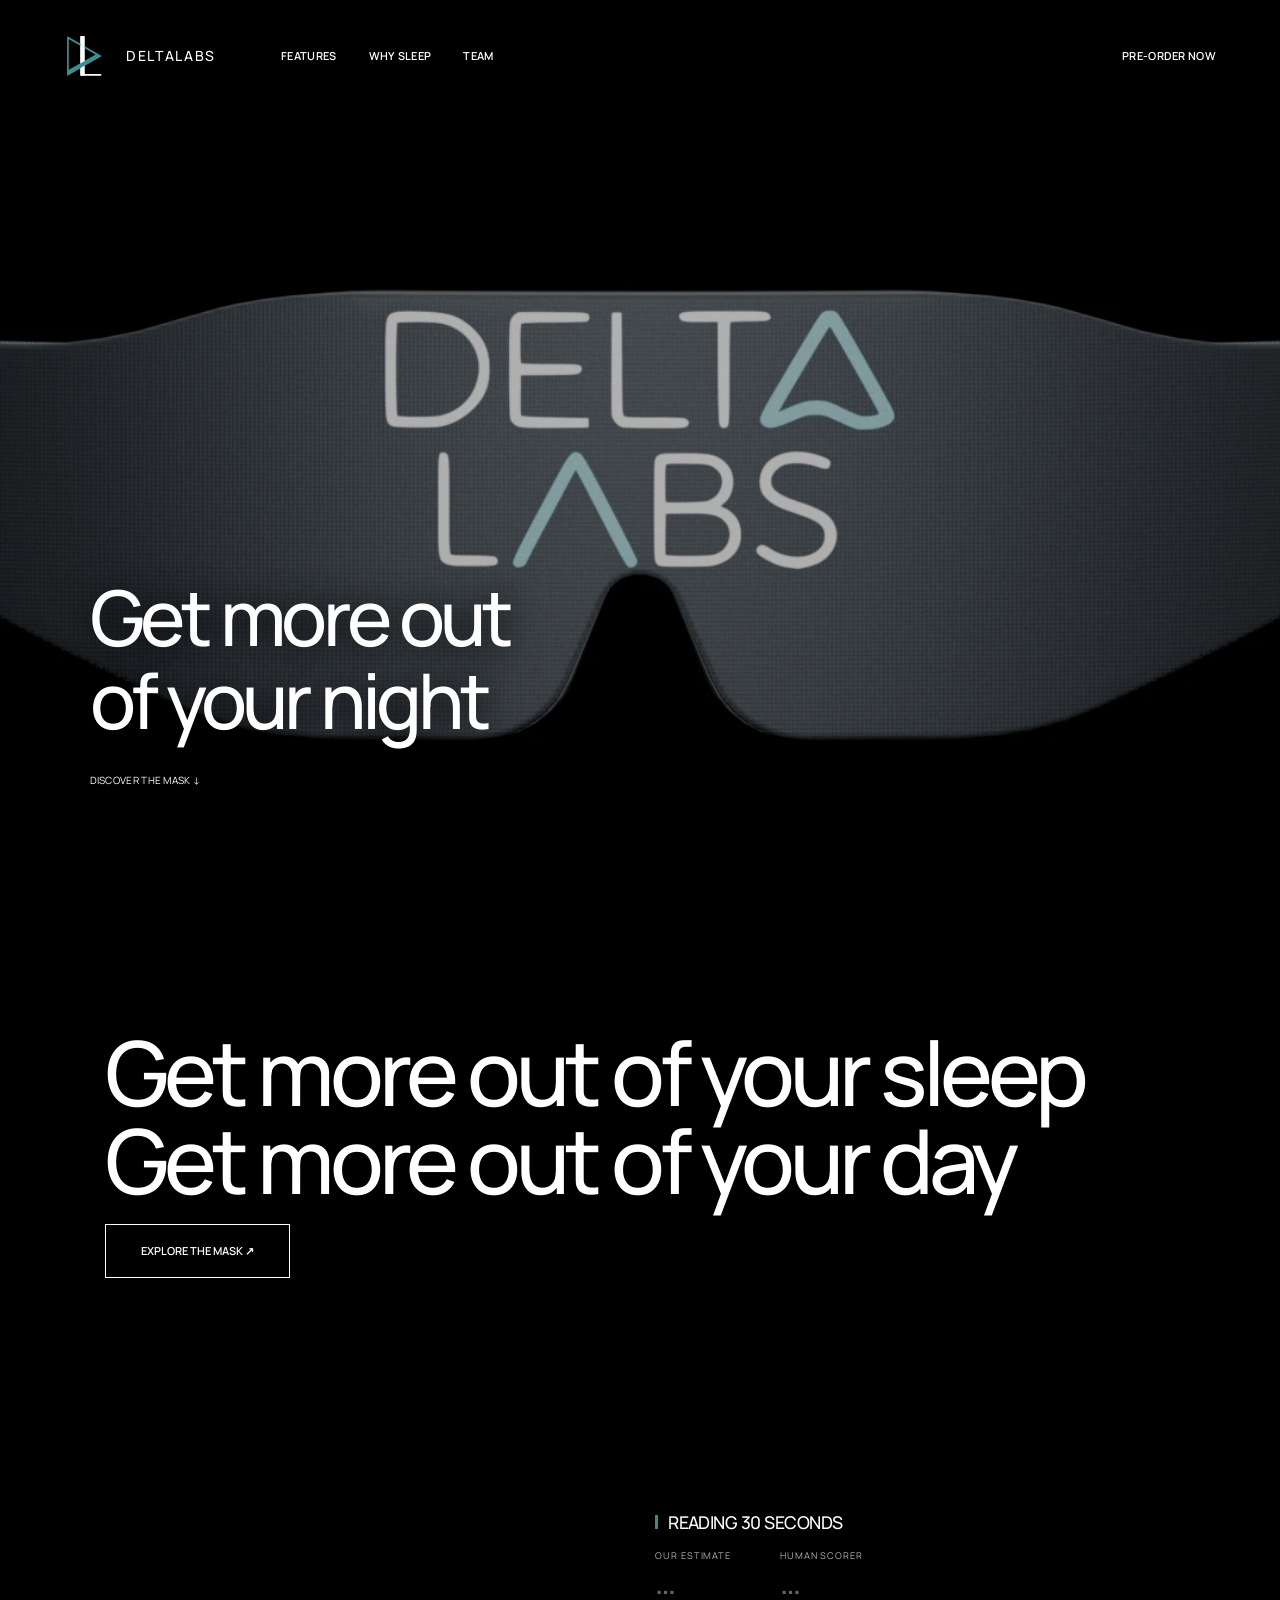
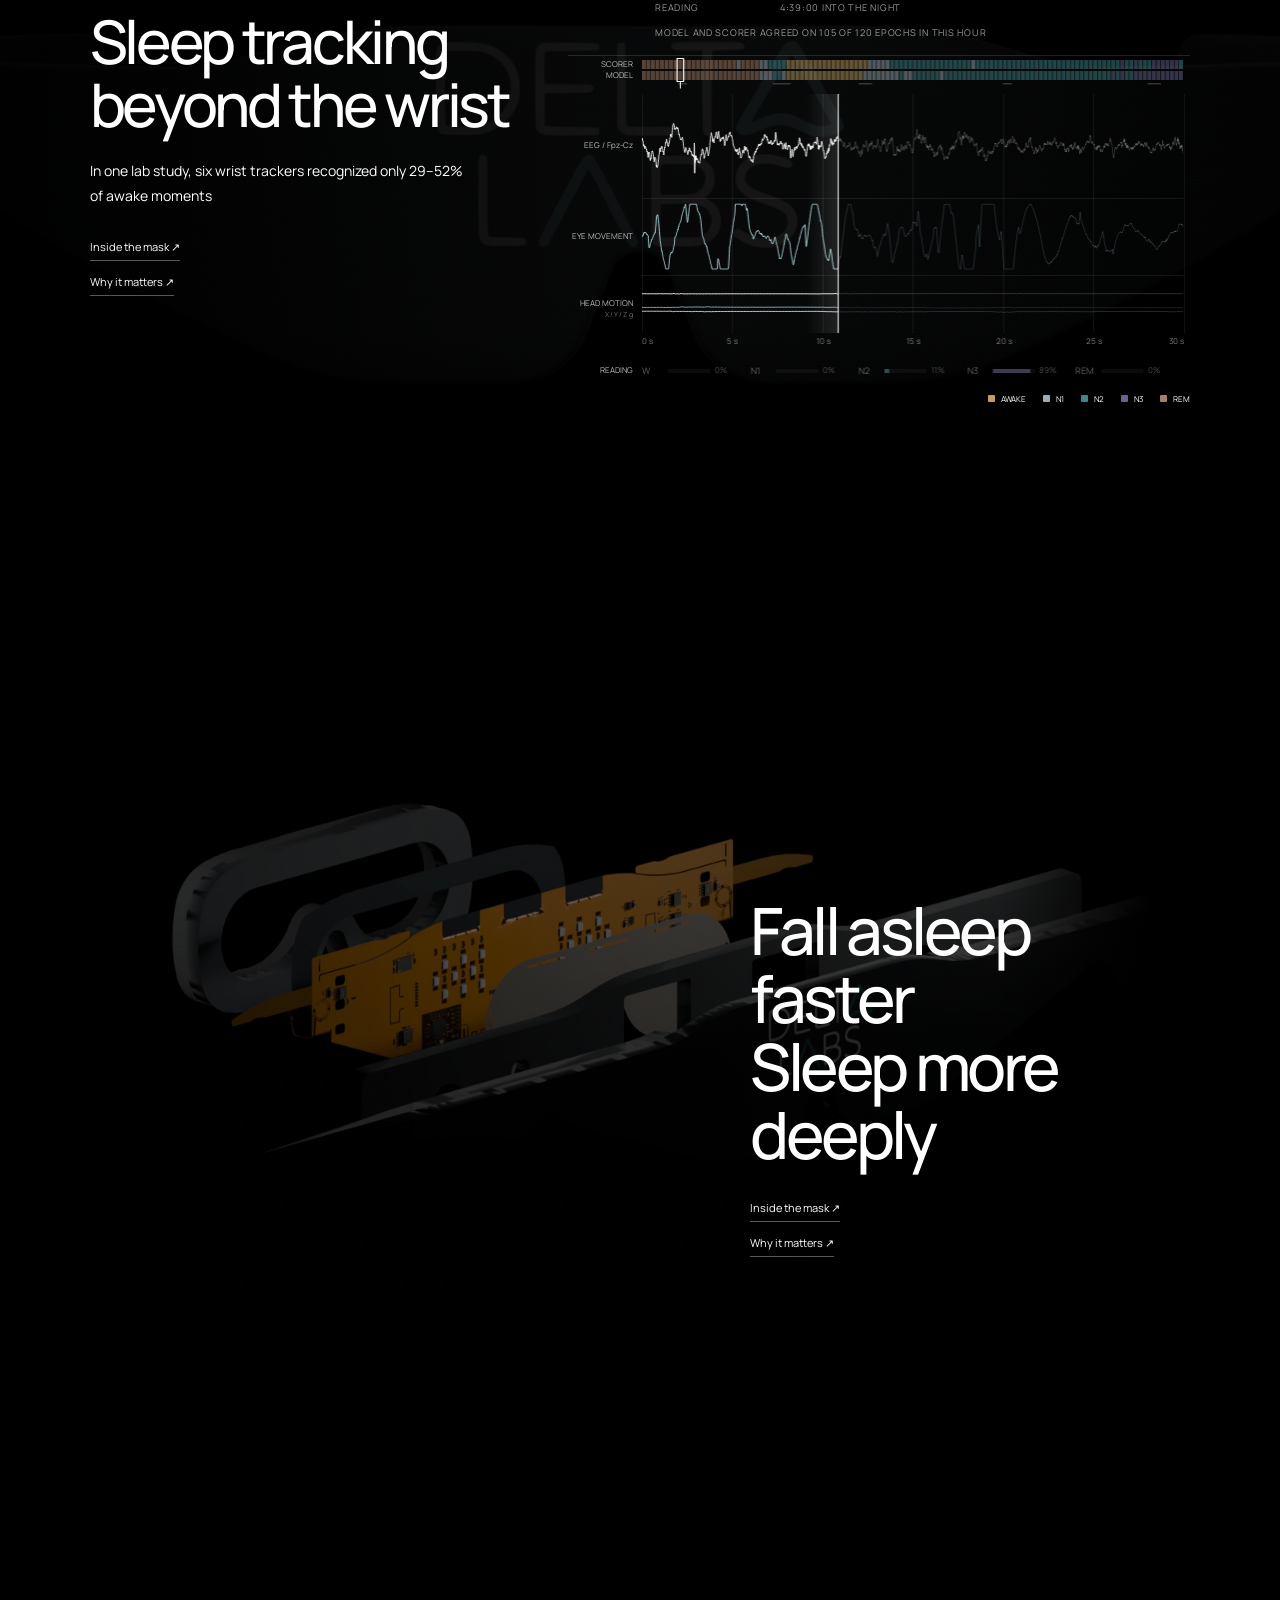
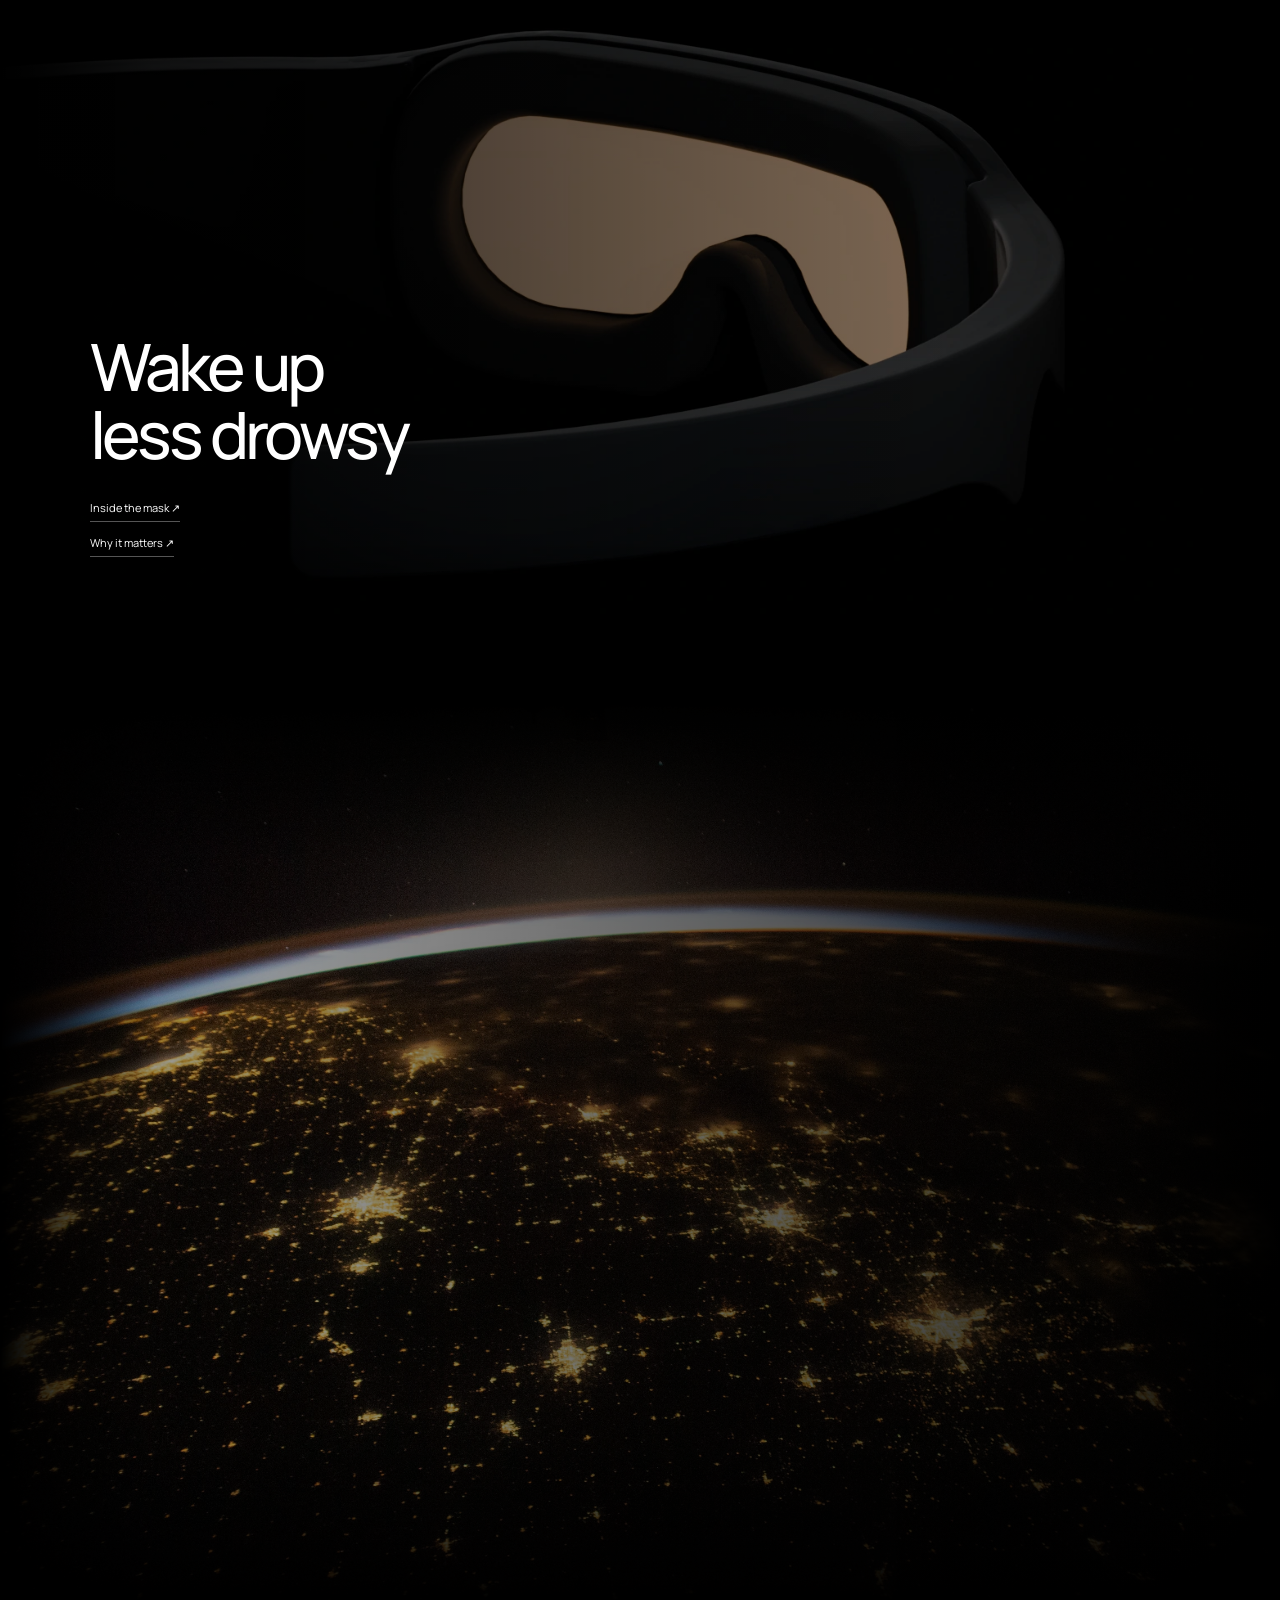
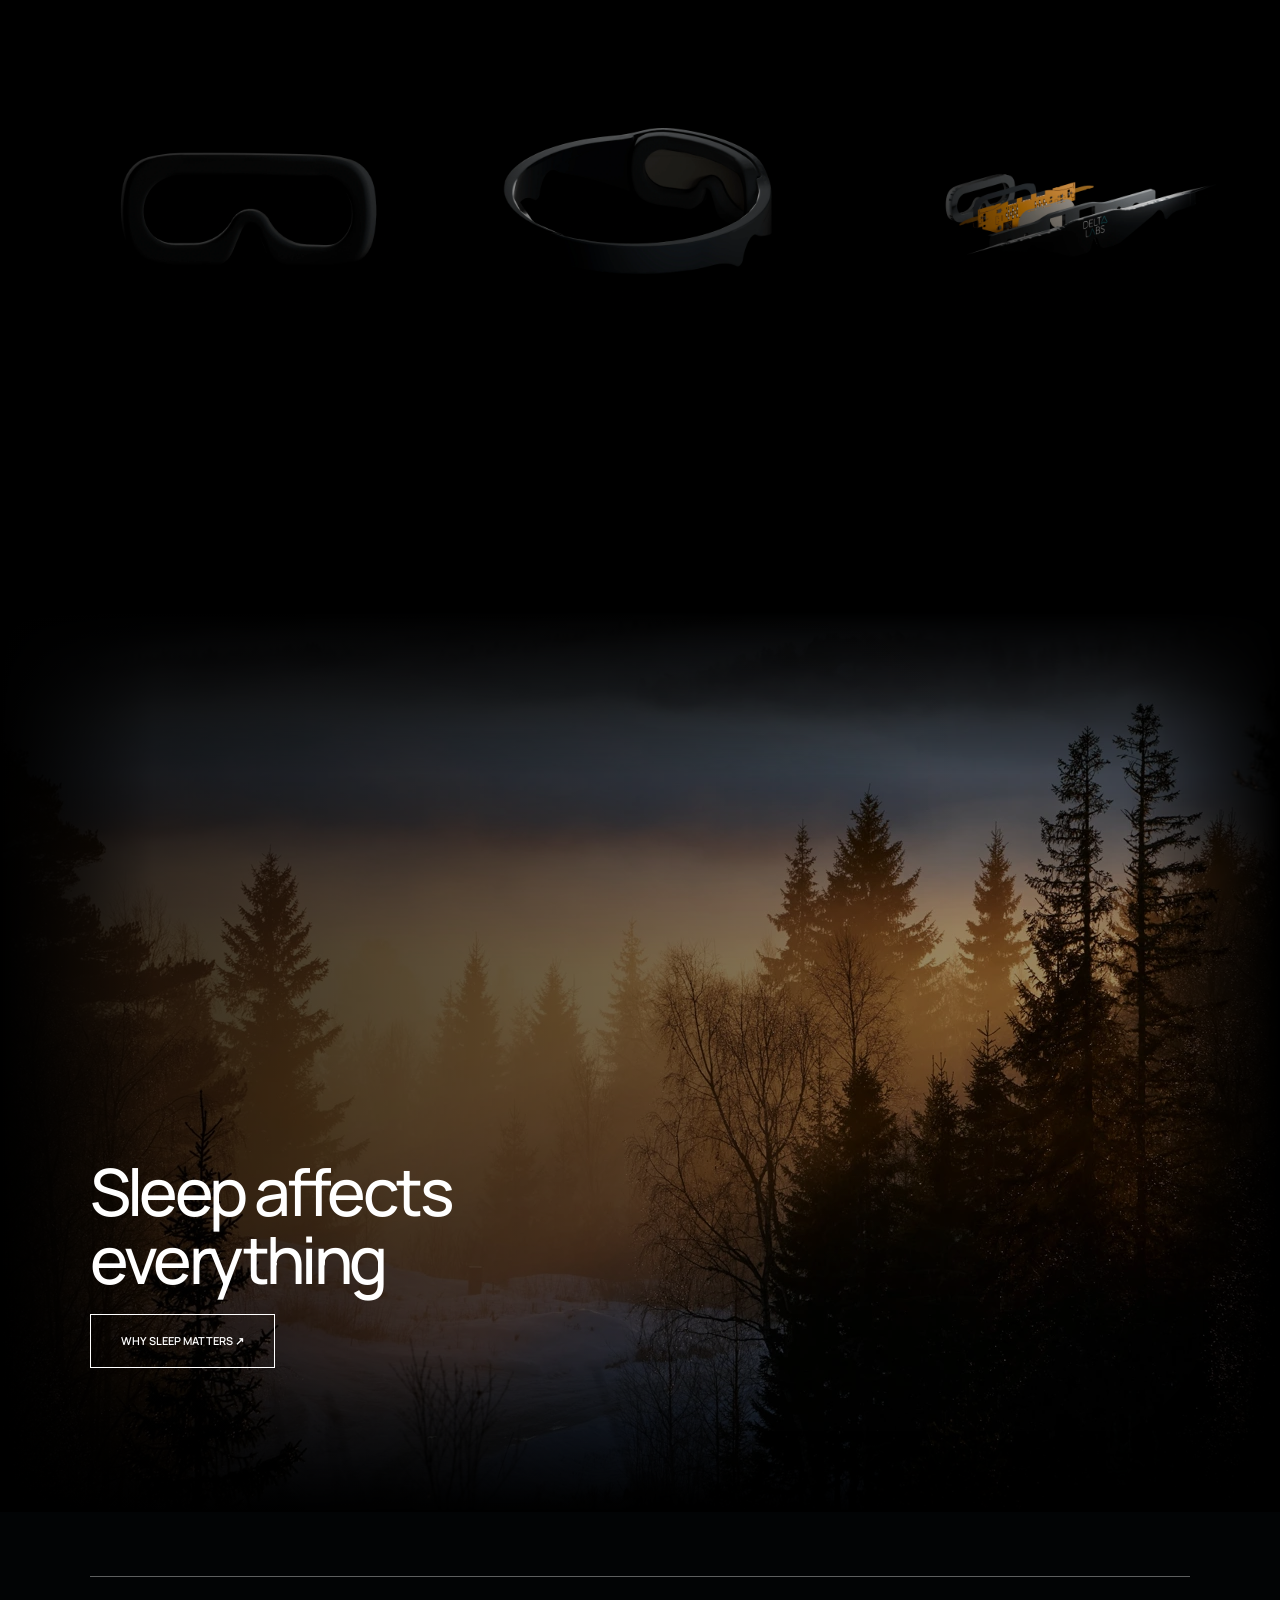
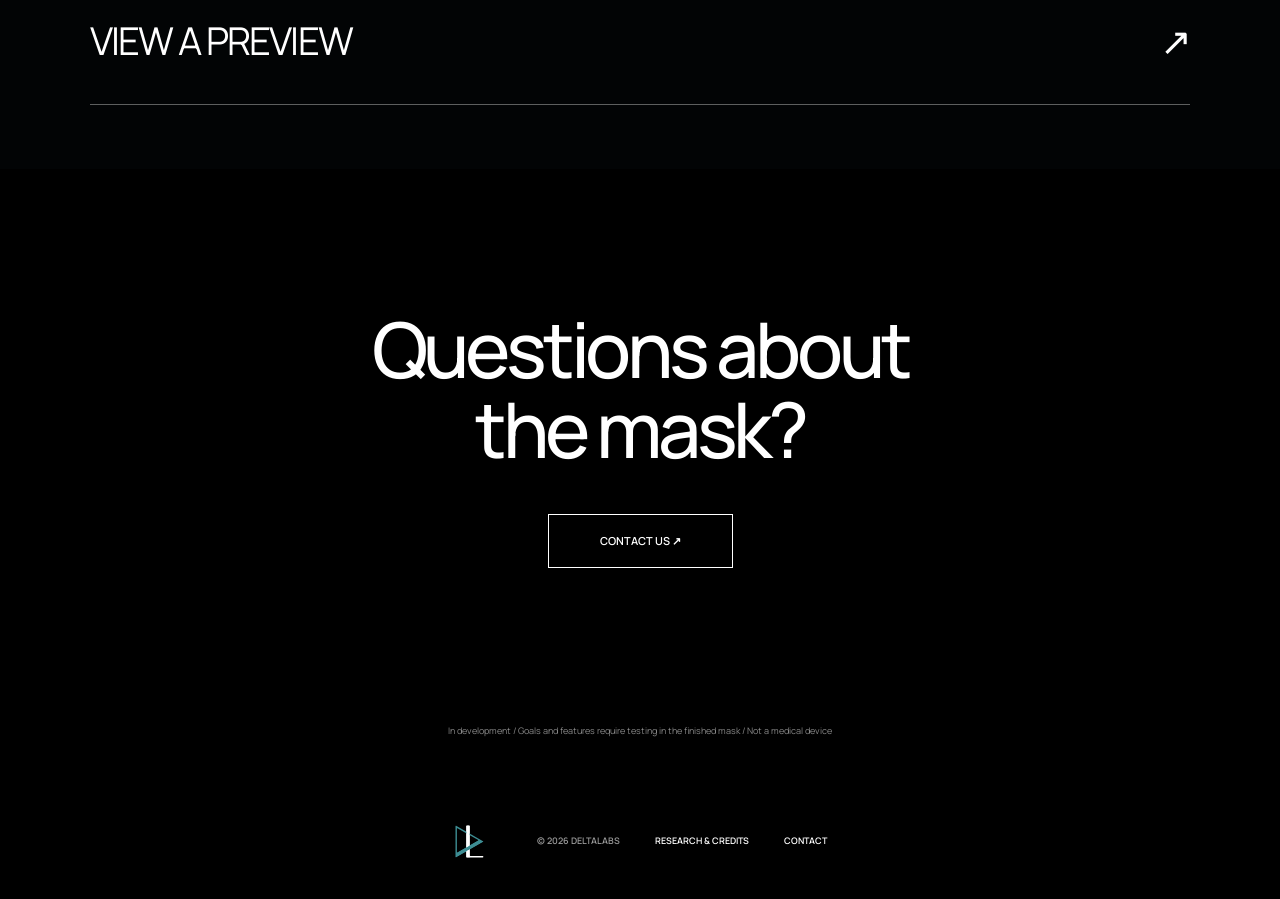
<file: index.html>
<!DOCTYPE html>

<html lang="en"><head><meta charset="utf-8"/><meta content="width=device-width,initial-scale=1" name="viewport"/><meta content="#000" name="theme-color"/><title>Affordable smart sleep masks — DeltaLabs</title><meta content="Affordable smart sleep masks — sleep tracking, timed light and sound, and sleep education in one mask" name="description"/><link href="assets/mark.svg?v=8" rel="icon"/><link href="styles.css?v=8" rel="stylesheet"/><link href="v4.css?v=8" rel="stylesheet"/><link href="v5.css?v=8" rel="stylesheet"/><script defer="" src="config.js"></script><script defer="" src="app.js?v=8"></script><link href="v6.css?v=8" rel="stylesheet"/><script defer src="sleep-data.js?v=1"></script><script src="signals.js?v=10" type="module"></script><link href="v8.css?v=8" rel="stylesheet"/><link rel="stylesheet" href="v9.css?v=24"></head><body class=""><a class="skip" href="#main">Skip to content</a><header class="header"><a aria-label="DeltaLabs home" class="brand" href="./"><img alt="" height="58" src="assets/mark.svg?v=8" width="58"/><span>DELTALABS</span></a><nav aria-label="Main navigation" id="navigation"><a href="features.html?v=8">Features</a><a href="sleep.html">Why sleep</a><a href="about.html">Team</a></nav><a class="nav-cta" data-campaign="" href="./#launch">Pre-order now</a><button aria-controls="navigation" aria-expanded="false" aria-label="Open navigation" class="menu-toggle"><span></span><span></span></button></header><main id="main"><section class="opening"><video aria-label="The mask under slowly moving light, followed by camera moves around its separating layers" autoplay="" class="cinematic" id="hero-video" loop="" muted="" playsinline="" poster="assets/turn-poster.webp?v=18"><source src="assets/turn-slow-v21.mp4?v=21" type="video/mp4"/></video><div class="hero-words"><h1>Get more out<br/>of your night</h1><a href="#product">DISCOVER THE MASK ↓</a></div></section>
<section class="statement" data-reveal="" id="product"><h2>Get more out of your sleep<br/>Get more out of your day</h2><a class="button" href="features.html?v=8">EXPLORE THE MASK ↗</a></section>
<section class="benefit tracking"><img alt="The mask’s dark fabric" class="backdrop" loading="lazy" src="assets/mask-front.webp?v=18"/><section aria-label="Recorded sleep signals with live sleep staging" class="sleep-signals"><div class="signal-heading"><h3 id="current-sleep-stage">N2 / LIGHT SLEEP</h3><div class="signal-verdict" data-result="pending"><div><small>OUR ESTIMATE</small><b id="sv-est">…</b><i id="sv-conf">READING</i></div><div><small>HUMAN SCORER</small><b id="sv-true">…</b><i id="sv-when">&nbsp;</i></div><strong id="sv-match" aria-live="polite"></strong></div><span id="sv-tally">&nbsp;</span></div><div class="signal-plot"><canvas aria-label="Recorded brainwaves, eye movements and head motion drawn 30 seconds at a time. After each 30 seconds the prototype model estimates the sleep stage, shown beside the human scorer's label for the same hour. The view skips between different parts of the night." id="sleep-signals-canvas" role="img"></canvas></div><div class="signal-legend"><span data-stage="Awake">AWAKE</span><span data-stage="N1">N1</span><span data-stage="N2">N2</span><span data-stage="N3">N3</span><span data-stage="REM">REM</span></div></section><div class="benefit-copy" data-reveal=""><h2>Sleep tracking<br/>beyond the wrist</h2><p class="tracking-fact">In one lab study, six wrist trackers recognized only 29–52% of awake moments</p><div class="text-links"><a href="features.html?v=8#sensing">Inside the mask ↗</a><a href="sleep.html#sleep-pressure">Why it matters ↗</a></div></div></section>
<section class="benefit focus-right"><video aria-label="The mask slowly separates as the camera moves around its layers" class="cinematic backdrop" loop="" muted="" playsinline="" poster="assets/assembly-poster.webp" preload="none"><source src="assets/inside-slow.mp4?v=8" type="video/mp4"/></video><div class="benefit-copy" data-reveal=""><h2>Fall asleep faster<br/>Sleep more deeply</h2><div class="text-links"><a href="features.html?v=8#audio">Inside the mask ↗</a><a href="sleep.html#sleep-pressure">Why it matters ↗</a></div></div></section>
<section class="benefit"><video aria-label="The mask reassembles completely, then its inner wake light gradually illuminates" autoplay="" class="cinematic backdrop table-shot" loop="" muted="" playsinline="" poster="assets/wake-poster.webp?v=8" preload="none"><source src="assets/wake-slow.mp4?v=8" type="video/mp4"/></video><div class="benefit-copy" data-reveal=""><h2>Wake up<br/>less drowsy</h2><div class="text-links"><a href="features.html?v=8#light">Inside the mask ↗</a><a href="sleep.html#morning-light">Why it matters ↗</a></div></div></section>
<section class="benefit focus-right"><img alt="Sunrise over Earth with city lights on the night side" class="backdrop" loading="lazy" src="assets/earth-dawn.webp"/><div class="benefit-copy" data-reveal=""><h2>Reduce jet lag</h2><div class="text-links"><a href="features.html?v=8#light">Inside the mask ↗</a><a href="sleep.html#jet-lag">Why it matters ↗</a></div></div></section>
<section class="material-pair"><article><video aria-label="Close-up of the grey-black foam cushion" autoplay="" class="cinematic" loop="" muted="" playsinline="" poster="assets/foam-poster.webp" preload="none"><source src="assets/foam-slow.mp4?v=8" type="video/mp4"/></video><div data-reveal=""><h2>Breathable, removable face cushion</h2><a href="features.html?v=8#comfort">Explore the cushion ↗</a></div></article><article><video aria-label="The flexible mask bends closed, followed by light glinting over its seated magnets" autoplay="" class="cinematic" loop="" muted="" playsinline="" poster="assets/magnetic-poster.webp?v=8" preload="none"><source src="assets/magnetic-slow.mp4?v=8" type="video/mp4"/></video><div data-reveal=""><h2>Comfortable magnetic fit</h2><a href="features.html?v=8#fit">Explore the magnetic fit ↗</a></div></article><article><video aria-label="The mask layers and integrated audio hardware" autoplay class="cinematic" loop muted playsinline poster="assets/assembly-poster.webp" preload="none"><source src="assets/inside-slow.mp4?v=8" type="video/mp4"></video><div data-reveal><h2>Sound built in</h2><a href="features.html?v=8#audio">Explore the sound ↗</a></div></article></section><section class="benefit nature-link"><img alt="Morning sunlight through a misty forest" class="backdrop" loading="lazy" src="assets/forest-dawn.webp"/><div class="benefit-copy" data-reveal=""><h2>Sleep affects<br/>everything</h2><a class="button" href="sleep.html">WHY SLEEP MATTERS ↗</a></div></section>
<section class="ad-section"><details class="ad-preview"><summary>VIEW A PREVIEW <span>↗</span></summary><div class="ad-frame"><video controls playsinline preload="none" poster="assets/turn-poster.webp" aria-label="DeltaLabs advertisement with music"><source src="assets/deltalabs-ad.mp4" type="video/mp4"></video><p>The DeltaLabs advertisement / Sound on</p></div></details></section><section class="launch-minimal" data-reveal="" id="launch"><h2>Questions about<br/>the mask?</h2><button class="button" data-contact-open="">CONTACT US ↗</button></section><p class="product-note">In development / Goals and features require testing in the finished mask / Not a medical device</p></main><footer><a aria-label="DeltaLabs home" class="footer-brand" href="./"><img alt="" height="44" src="assets/mark.svg?v=8" width="39"/></a><span>© <span data-year="">2026</span> DELTALABS</span><a href="science.html">RESEARCH &amp; CREDITS</a><button data-contact-open="">CONTACT</button><div aria-label="DeltaLabs social accounts" class="socials"></div></footer><dialog aria-labelledby="preorder-title" id="preorder-dialog"><button aria-label="Close" class="dialog-close" data-close="">×</button><h2 id="preorder-title">Pre-orders opening soon</h2><p>The mask is still in development<br/>We’ll link pre-orders here when they open</p><a data-contact="" hidden=""></a><div class="socials"></div></dialog><dialog aria-labelledby="contact-title" id="contact-dialog"><button aria-label="Close contact" class="dialog-close" data-close="">×</button><h2 id="contact-title">Get in touch</h2><p>We’d love to hear from you</p><a data-contact="" hidden=""></a><div class="socials"></div></dialog></body></html>
</file>
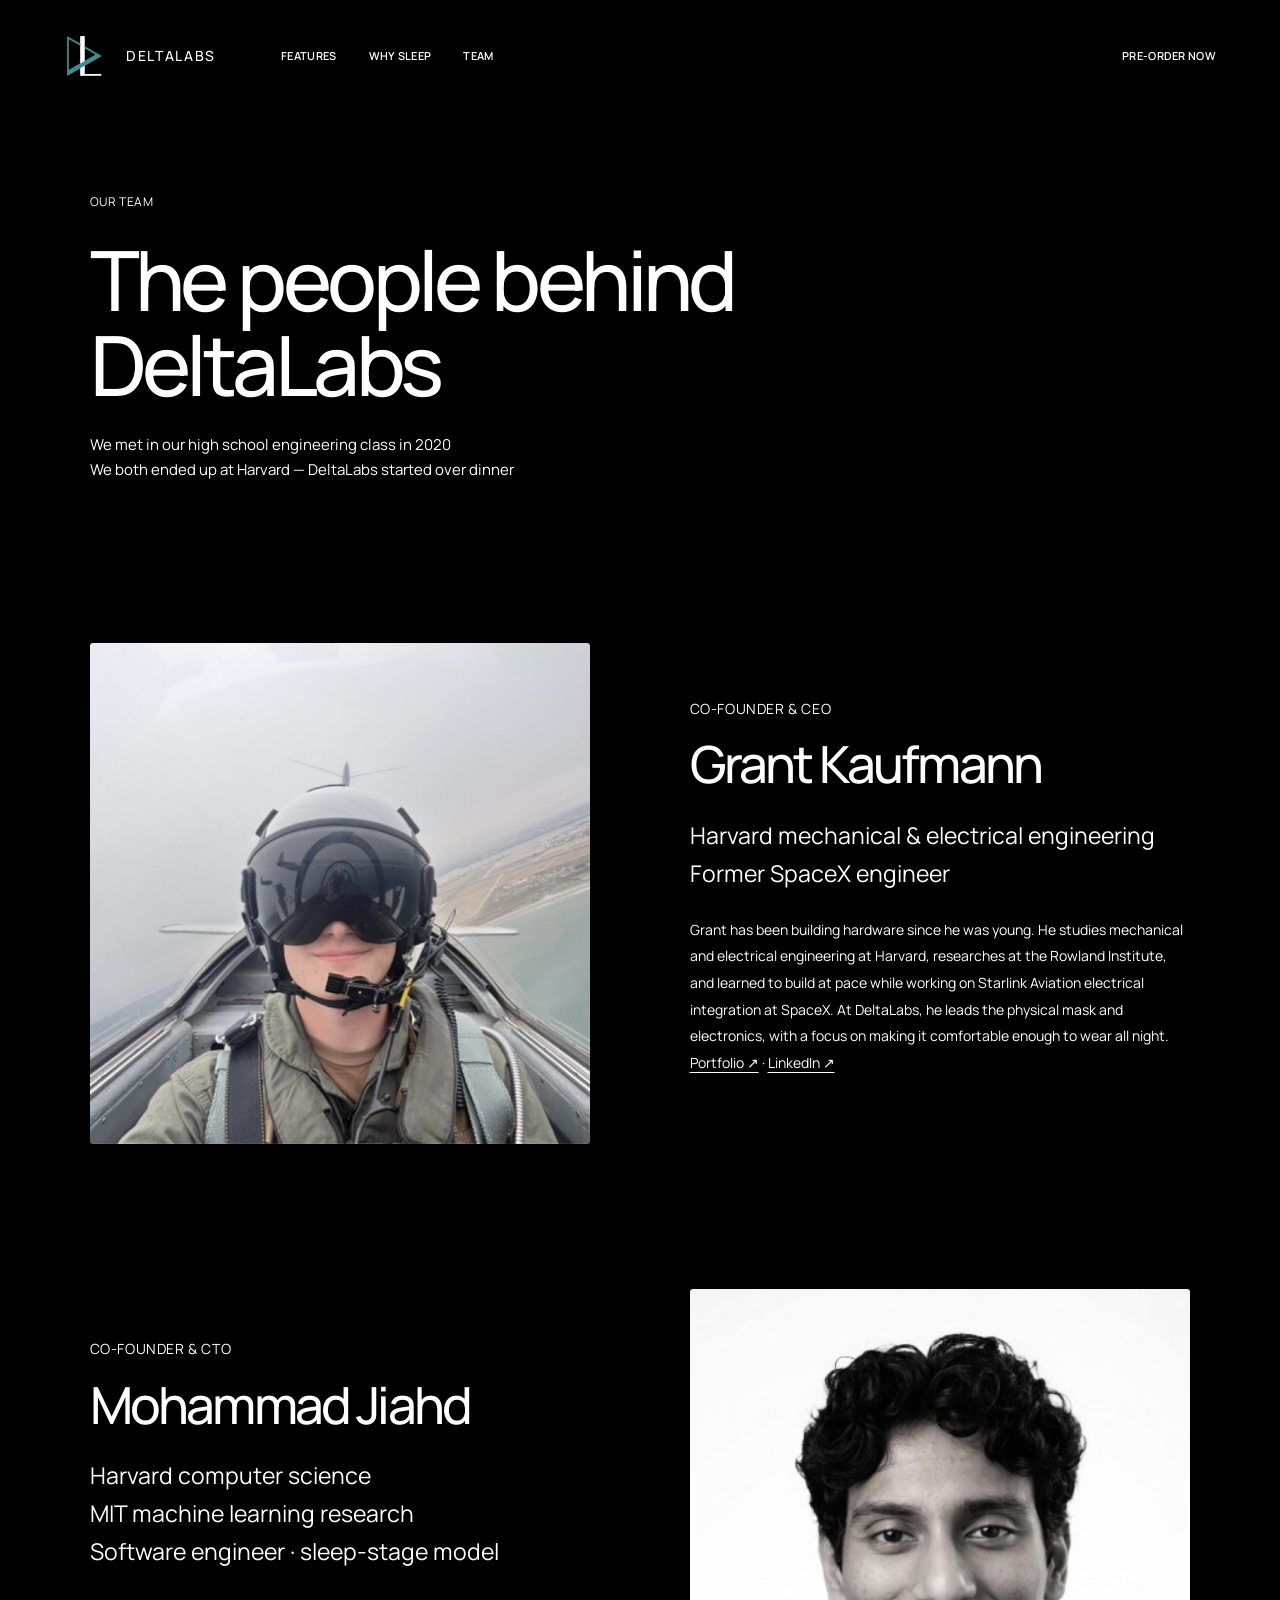
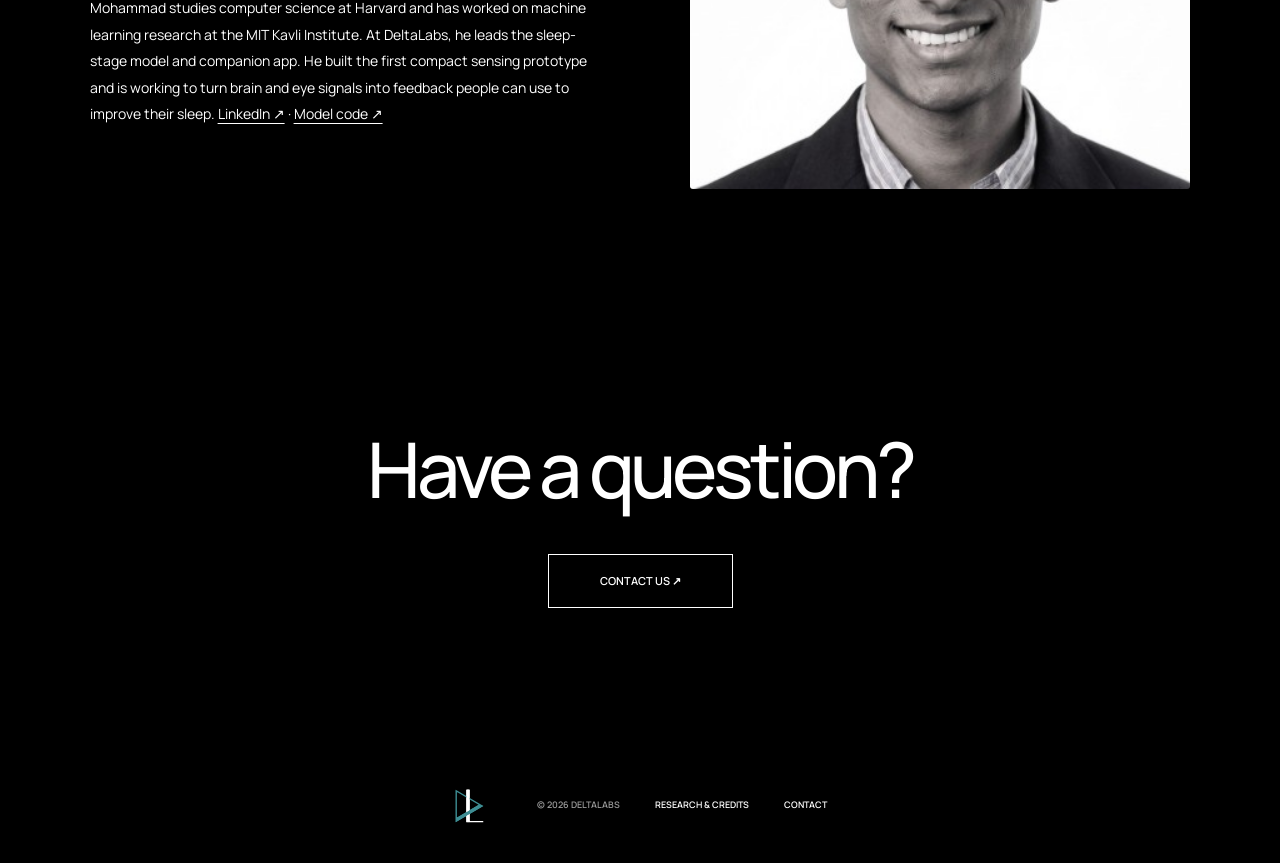
<file: about.html>
<!DOCTYPE html>

<html lang="en"><head><meta charset="utf-8"/><meta content="width=device-width,initial-scale=1" name="viewport"/><meta content="#000" name="theme-color"/><title>Our team — DeltaLabs</title><meta content="Affordable smart sleep masks — sleep tracking, timed light and sound, and sleep education in one mask" name="description"/><link href="assets/mark.svg?v=8" rel="icon"/><link href="styles.css?v=8" rel="stylesheet"/><link href="v4.css?v=8" rel="stylesheet"/><link href="v5.css?v=8" rel="stylesheet"/><script defer="" src="config.js"></script><script defer="" src="app.js?v=8"></script><link href="v6.css?v=8" rel="stylesheet"/><link href="v8.css?v=8" rel="stylesheet"/><link rel="stylesheet" href="v9.css?v=9"></head><body class="inner-page"><a class="skip" href="#main">Skip to content</a><header class="header"><a aria-label="DeltaLabs home" class="brand" href="./"><img alt="" height="58" src="assets/mark.svg?v=8" width="58"/><span>DELTALABS</span></a><nav aria-label="Main navigation" id="navigation"><a href="features.html?v=8">Features</a><a href="sleep.html">Why sleep</a><a href="about.html">Team</a></nav><a class="nav-cta" data-campaign="" href="./#launch">Pre-order now</a><button aria-controls="navigation" aria-expanded="false" aria-label="Open navigation" class="menu-toggle"><span></span><span></span></button></header><main id="main"><section class="team-intro" data-reveal=""><p class="eyebrow">OUR TEAM</p><h1>The people behind<br/>DeltaLabs</h1><p>We met in our high school engineering class in 2020<br/>We both ended up at Harvard — DeltaLabs started over dinner</p></section><section class="founders"><article class="founder" data-reveal=""><img alt="Grant Kaufmann in an aircraft cockpit" src="assets/grant.jpg"/><div><p class="eyebrow">CO-FOUNDER &amp; CEO</p><h2>Grant Kaufmann</h2><p class="background-line">Harvard mechanical &amp; electrical engineering<br/>Former SpaceX engineer</p><p>Grant has been building hardware since he was young. He studies mechanical and electrical engineering at Harvard, researches at the Rowland Institute, and learned to build at pace while working on Starlink Aviation electrical integration at SpaceX. At DeltaLabs, he leads the physical mask and electronics, with a focus on making it comfortable enough to wear all night. <a href="https://grantkaufmann88.github.io/portfolio/">Portfolio ↗</a> · <a href="https://www.linkedin.com/in/grant-kaufmann-harvard/">LinkedIn ↗</a></p></div></article><article class="founder" data-reveal=""><img alt="Mohammad Jiahd" src="assets/mohammad.jpg"/><div><p class="eyebrow">CO-FOUNDER &amp; CTO</p><h2>Mohammad Jiahd</h2><p class="background-line">Harvard computer science<br/>MIT machine learning research<br/>Software engineer · sleep-stage model</p><p>Mohammad studies computer science at Harvard and has worked on machine learning research at the MIT Kavli Institute. At DeltaLabs, he leads the sleep-stage model and companion app. He built the first compact sensing prototype and is working to turn brain and eye signals into feedback people can use to improve their sleep. <a href="https://www.linkedin.com/in/mohammad-jihad/">LinkedIn ↗</a> · <a href="https://github.com/24mjihad/deltalabs-sleep/tree/raw-output">Model code ↗</a></p></div></article></section><section class="launch-minimal"><h2>Have a question?</h2><button class="button" data-contact-open="">CONTACT US ↗</button></section></main><footer><a aria-label="DeltaLabs home" class="footer-brand" href="./"><img alt="" height="44" src="assets/mark.svg?v=8" width="39"/></a><span>© <span data-year="">2026</span> DELTALABS</span><a href="science.html">RESEARCH &amp; CREDITS</a><button data-contact-open="">CONTACT</button><div aria-label="DeltaLabs social accounts" class="socials"></div></footer><dialog aria-labelledby="preorder-title" id="preorder-dialog"><button aria-label="Close" class="dialog-close" data-close="">×</button><h2 id="preorder-title">Pre-orders opening soon</h2><p>The mask is still in development<br/>We’ll link pre-orders here when they open</p><a data-contact="" hidden=""></a><div class="socials"></div></dialog><dialog aria-labelledby="contact-title" id="contact-dialog"><button aria-label="Close contact" class="dialog-close" data-close="">×</button><h2 id="contact-title">Get in touch</h2><p>We’d love to hear from you</p><a data-contact="" hidden=""></a><div class="socials"></div></dialog></body></html>
</file>
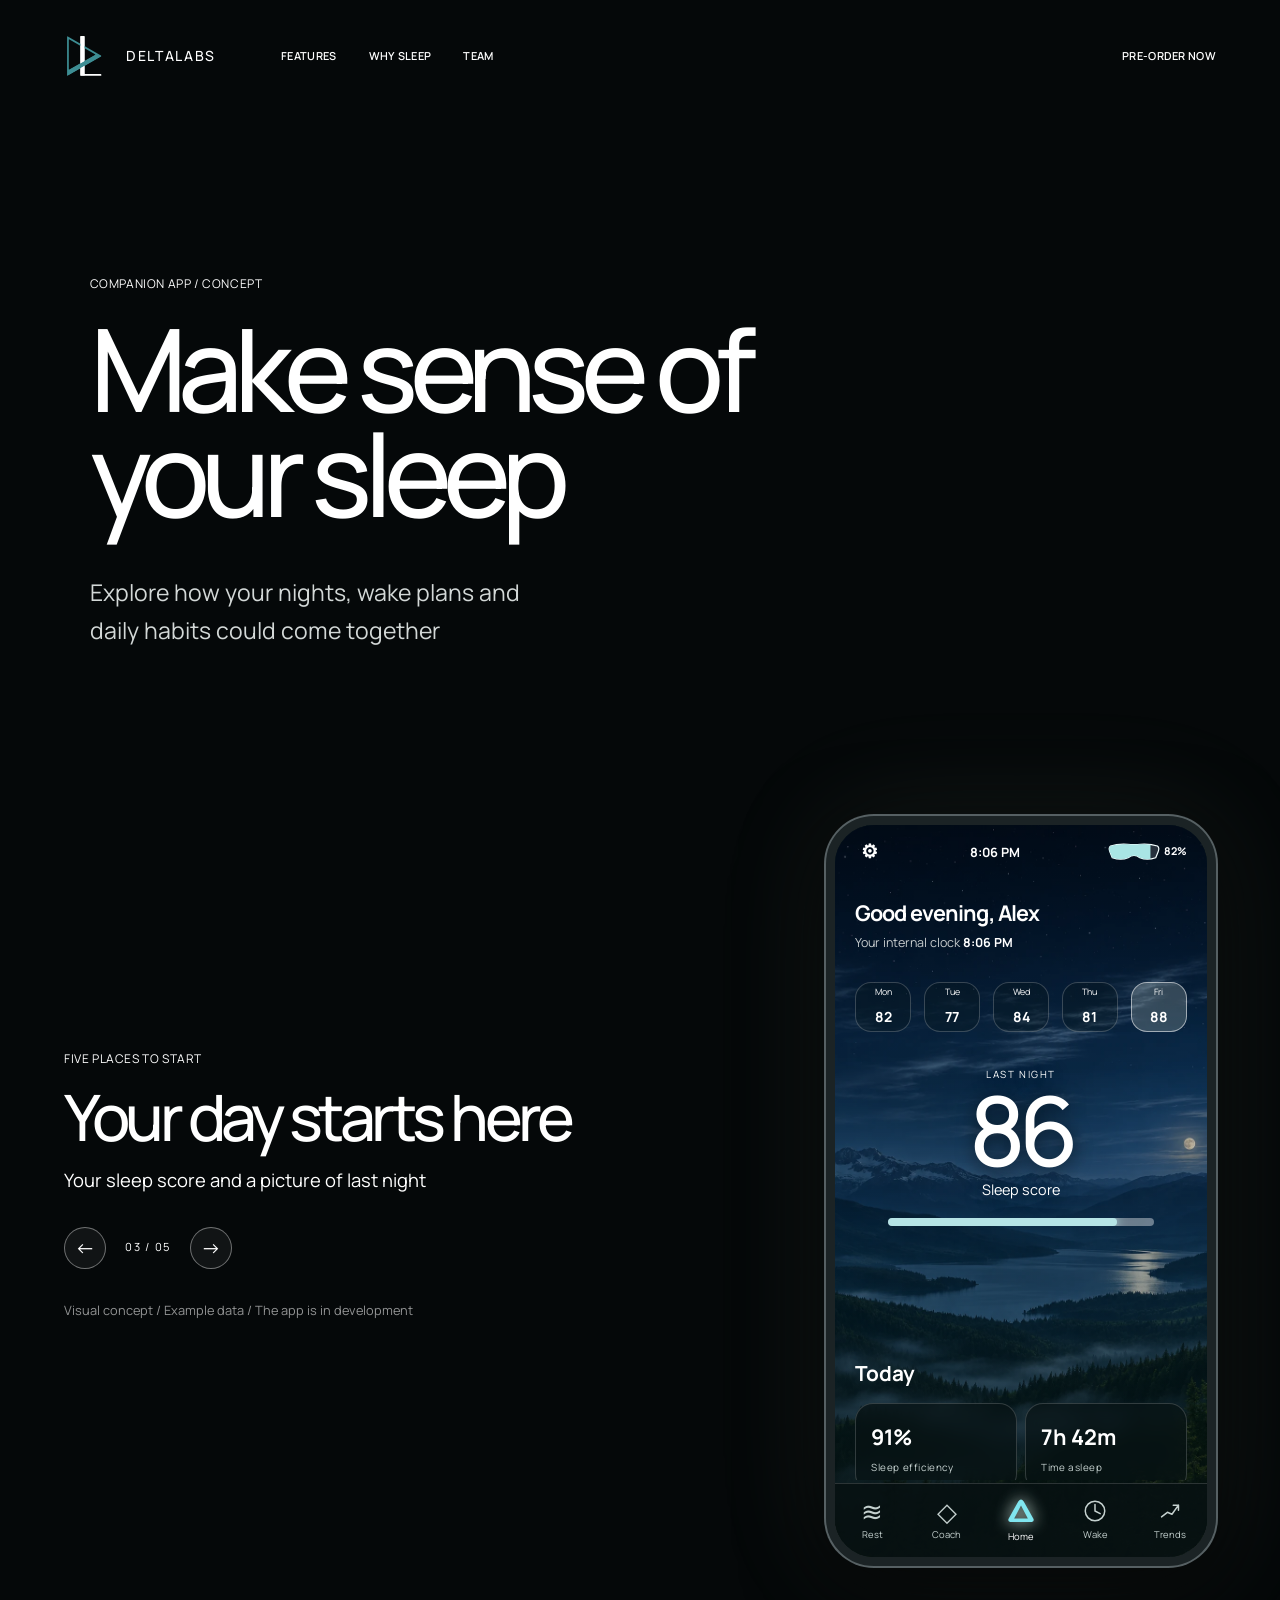
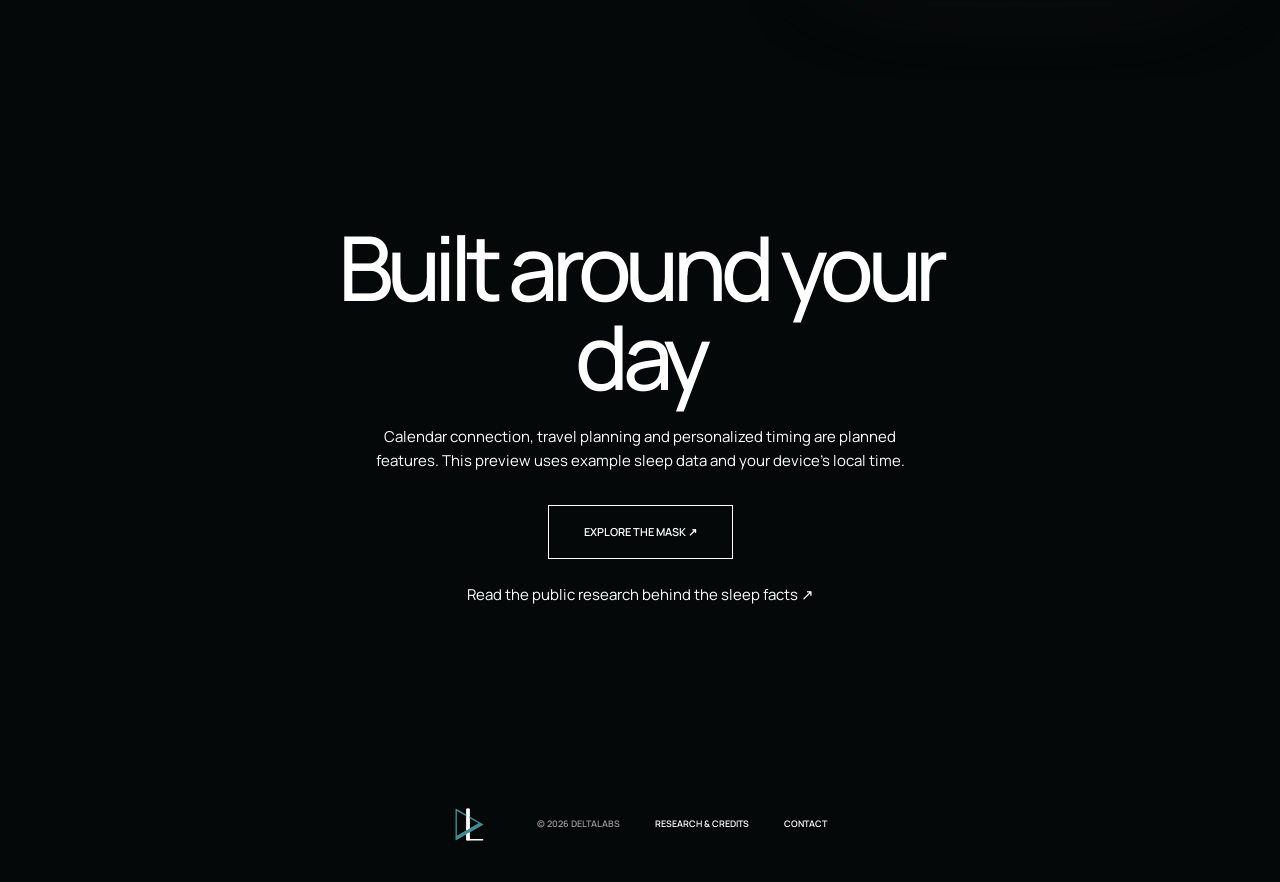
<file: app-preview.html>
<!doctype html>
<html lang="en"><head><meta charset="utf-8"><meta name="viewport" content="width=device-width,initial-scale=1"><meta name="theme-color" content="#050809"><title>Explore the app — DeltaLabs</title><meta name="description" content="Preview the DeltaLabs companion app: sleep, Coach, naps, wake modes and trends"><link rel="icon" href="assets/mark.svg"><link rel="stylesheet" href="styles.css?v=8"><link rel="stylesheet" href="v4.css?v=8"><link rel="stylesheet" href="v5.css?v=8"><link rel="stylesheet" href="v6.css?v=8"><link rel="stylesheet" href="v8.css?v=8"><script defer src="config.js"></script><script defer src="app.js?v=8"></script><script defer src="app-preview.js?v=9"></script><link rel="stylesheet" href="v9.css?v=10"></head>
<body class="inner-page app-page"><a class="skip" href="#main">Skip to content</a><header class="header"><a class="brand" href="./" aria-label="DeltaLabs home"><img src="assets/mark.svg" alt="" width="58" height="58"><span>DELTALABS</span></a><nav id="navigation" aria-label="Main navigation"><a href="features.html">Features</a><a href="sleep.html">Why sleep</a><a href="about.html">Team</a></nav><a class="nav-cta" data-campaign href="./#launch">Pre-order now</a><button class="menu-toggle" aria-label="Open navigation" aria-controls="navigation" aria-expanded="false"><span></span><span></span></button></header>
<main id="main"><section class="app-intro"><p class="eyebrow">COMPANION APP / CONCEPT</p><h1>Make sense of<br>your sleep</h1><p>Explore how your nights, wake plans and daily habits could come together</p></section>
<section class="app-showcase" aria-label="Five screen app concept gallery"><div class="app-sidebar"><p class="eyebrow">FIVE PLACES TO START</p><h2 id="app-section-title">Your day starts here</h2><p id="app-section-copy">Your sleep score, a clearer picture of last night, and a plan for tonight</p><div class="app-gallery-controls" aria-label="Browse app screens"><button type="button" data-gallery-prev aria-label="Previous app screen">←</button><span id="app-gallery-count">01 / 05</span><button type="button" data-gallery-next aria-label="Next app screen">→</button></div><p class="app-disclaimer">Visual concept / Example data / The app is in development</p></div>
<div class="phone"><div class="phone-screen phase-morning" id="phone-screen"><div class="landscape" aria-hidden="true"></div><div class="phone-content"><div class="phone-top"><span class="icon-button" aria-hidden="true">⚙</span><span class="phone-time" id="phone-time">09:41</span><div class="battery-mask" aria-label="Mask battery 82 percent"><svg viewBox="0 0 92 36" role="img" aria-hidden="true"><defs><clipPath id="mask-battery-clip"><path d="M6 7 Q18 3 35 4 Q46 5 57 4 Q74 3 86 7 Q90 10 87 17 L83 27 Q68 32 56 27 Q51 23 46 23 Q41 23 36 27 Q24 32 9 27 L5 17 Q2 10 6 7Z"/></clipPath></defs><path d="M6 7 Q18 3 35 4 Q46 5 57 4 Q74 3 86 7 Q90 10 87 17 L83 27 Q68 32 56 27 Q51 23 46 23 Q41 23 36 27 Q24 32 9 27 L5 17 Q2 10 6 7Z" fill="#f9ffff25" stroke="#f5ffff" stroke-width="2"/><rect x="3" y="3" width="71" height="30" fill="#a9e5e4" clip-path="url(#mask-battery-clip)"/></svg><small>82%</small></div></div>
<section class="app-panel active" data-panel="home"><div class="greeting"><span id="greeting">Good morning, Alex</span><small>Your internal clock <b id="internal-clock">08:42</b></small></div><div class="week-scores" aria-label="Recent sleep scores"></div><div class="sleep-score"><small>LAST NIGHT</small><strong>86</strong><span>Sleep score</span><div class="sleep-score-bar" aria-label="Sleep score 86 out of 100"><i></i></div></div><div class="scene-spacer"></div><div class="app-scroll"><h3>Today</h3><div class="metric-grid"><div class="metric-static"><b>91%</b><small>Sleep efficiency</small></div><div class="metric-static"><b>7h 42m</b><small>Time asleep</small></div><div class="metric-static"><b>1h 32m</b><small>Deep sleep</small></div><div class="metric-static"><b>1h 54m</b><small>REM sleep</small></div></div><div class="mini-card"><small>TONIGHT</small><p>Try getting morning light soon after you wake</p></div><div class="mini-card"><small>THE SLEEP FACT</small><p id="daily-fact"></p></div></div></section>
<section class="app-panel" data-panel="mindful"><div class="panel-heading"><small>RESET & REST</small><h2>Make space to pause</h2></div><div class="mind-wave" aria-hidden="true"><span></span><span></span><span></span></div><div class="mini-card"><small>NAP MODE</small><h3>Take a short nap</h3><div class="duration-picks"><span>15 min</span><span class="selected">20 min</span><span>30 min</span></div><span class="app-primary">Start nap</span></div><div class="mini-card"><small>MINDFULNESS</small><h3>Take a breath</h3><p>A quiet moment with guided sound</p><span class="app-secondary">Begin session</span></div></section>
<section class="app-panel" data-panel="coach"><div class="panel-heading"><small>COACH / PREVIEW</small><h2>Ask about your sleep</h2><p>Explore your nights in plain language</p></div><div class="chat-log" aria-live="polite"><p class="chat-bubble bot">Good morning, Alex. What would you like to know about last night?</p></div><div class="chat-form"><span>Ask about your sleep…</span><b aria-hidden="true">↑</b></div><small class="app-note">Illustrative preview / Coach is not a medical advisor</small></section>
<section class="app-panel" data-panel="wake"><div class="panel-heading"><small>WAKE & TIMING</small><h2>Wake on your time</h2></div><div class="mask-status"><img src="assets/phone-mask-turn.webp?v=17" alt="Rendering of the connected mask slowly turning"><span>Mask connected · 82%</span></div><div class="clock-readout"><small>NEXT ALARM</small><div class="alarm-face">7:30 <span>AM</span></div></div><div class="mini-card"><small>WAKE MODE</small><div class="static-select">Smart wake · by 7:30 AM <span>⌄</span></div><p>Smart wake finds a gentler moment before your latest wake time</p></div><div class="mini-card"><small>TRAVEL MODE</small><p>Shift your light and wake times over the next few days</p><span class="app-secondary">Edit plan</span><p>Google Calendar · Connection planned</p></div><div class="mini-card"><small>SHIFT WORK</small><p>Add your working hours to plan light and rest</p><span class="app-secondary">Set hours</span></div></section>
<section class="app-panel" data-panel="trends"><div class="panel-heading"><small>YOUR SLEEP ARCHETYPE</small><h2>The Octopus</h2><p>Your sleep archetype: adaptable, curious, and more active later in the day</p></div><div class="archetype">🐙<span>You tend to go to bed when you feel tired<br>A steady wake time can help anchor your nights</span></div><div class="mini-card"><small>LAST 3 MONTHS</small><div class="trend-bars" aria-label="Illustrative three month sleep score trend"></div><p>Example sleep score trend across the last three months</p></div><div class="mini-card"><small>SLEEP EFFICIENCY</small><p>Most nights stayed within a similar range</p></div></section>
</div><nav class="app-nav" aria-label="App concept screens"><button data-screen="mindful" aria-label="Rest preview"><span class="nav-icon">≋</span><small>Rest</small></button><button data-screen="coach" aria-label="Coach preview"><span class="nav-icon">◇</span><small>Coach</small></button><button data-screen="home" aria-label="Home preview" class="active"><svg class="delta-nav" viewBox="0 0 44 40" aria-hidden="true"><path d="M22 3 Q20 3 18 6 L4 31 Q2 35 6 36 L38 36 Q42 35 40 31 L26 6 Q24 3 22 3Z M22 12 L12 31 H32Z" fill-rule="evenodd"/></svg><small>Home</small></button><button data-screen="wake" aria-label="Wake preview"><svg class="clock-nav" viewBox="0 0 40 40" aria-hidden="true"><circle cx="20" cy="20" r="15"/><path d="M20 10 V20 L28 24"/></svg><small>Wake</small></button><button data-screen="trends" aria-label="Trends preview"><svg class="trend-nav" viewBox="0 0 40 40" aria-hidden="true"><path d="M7 29 L16 22 L23 25 L33 11 M25 11 H33 V19"/></svg><small>Trends</small></button></nav></div></div></section>
<section class="app-footer-note"><h2>Built around your day</h2><p>Calendar connection, travel planning and personalized timing are planned features. This preview uses example sleep data and your device’s local time.</p><a href="features.html" class="button">EXPLORE THE MASK ↗</a><p><a href="science.html">Read the public research behind the sleep facts ↗</a></p></section></main><footer><a class="footer-brand" href="./" aria-label="DeltaLabs home"><img src="assets/mark.svg" alt="" width="39" height="44"></a><span>© <span data-year>2026</span> DELTALABS</span><a href="science.html">RESEARCH &amp; CREDITS</a><button data-contact-open>CONTACT</button><div class="socials"></div></footer><dialog id="preorder-dialog" aria-labelledby="preorder-title"><button class="dialog-close" data-close aria-label="Close">×</button><h2 id="preorder-title">Pre-orders opening soon</h2><p>The mask is still in development</p><a data-contact hidden></a><div class="socials"></div></dialog><dialog id="contact-dialog" aria-labelledby="contact-title"><button class="dialog-close" data-close aria-label="Close">×</button><h2 id="contact-title">Get in touch</h2><p>We’d love to hear from you</p><a data-contact hidden></a><div class="socials"></div></dialog></body></html>
</file>
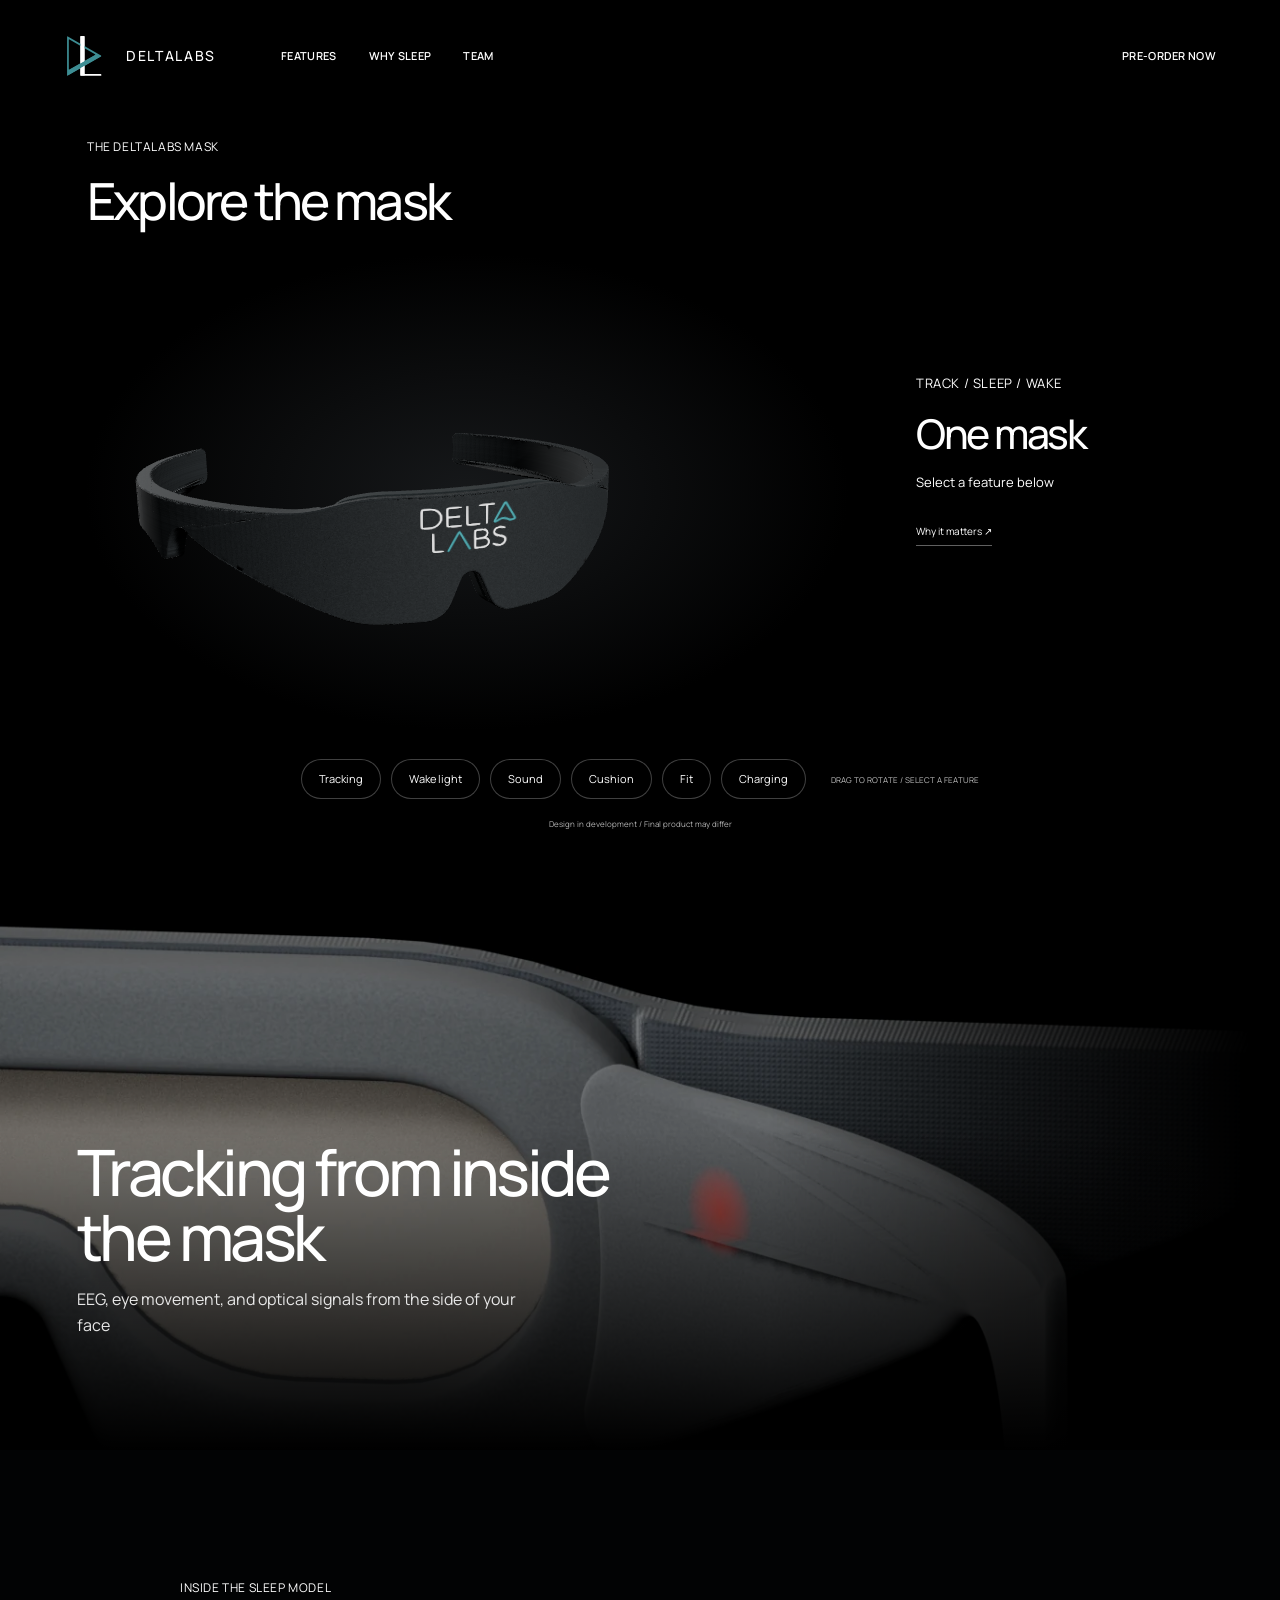
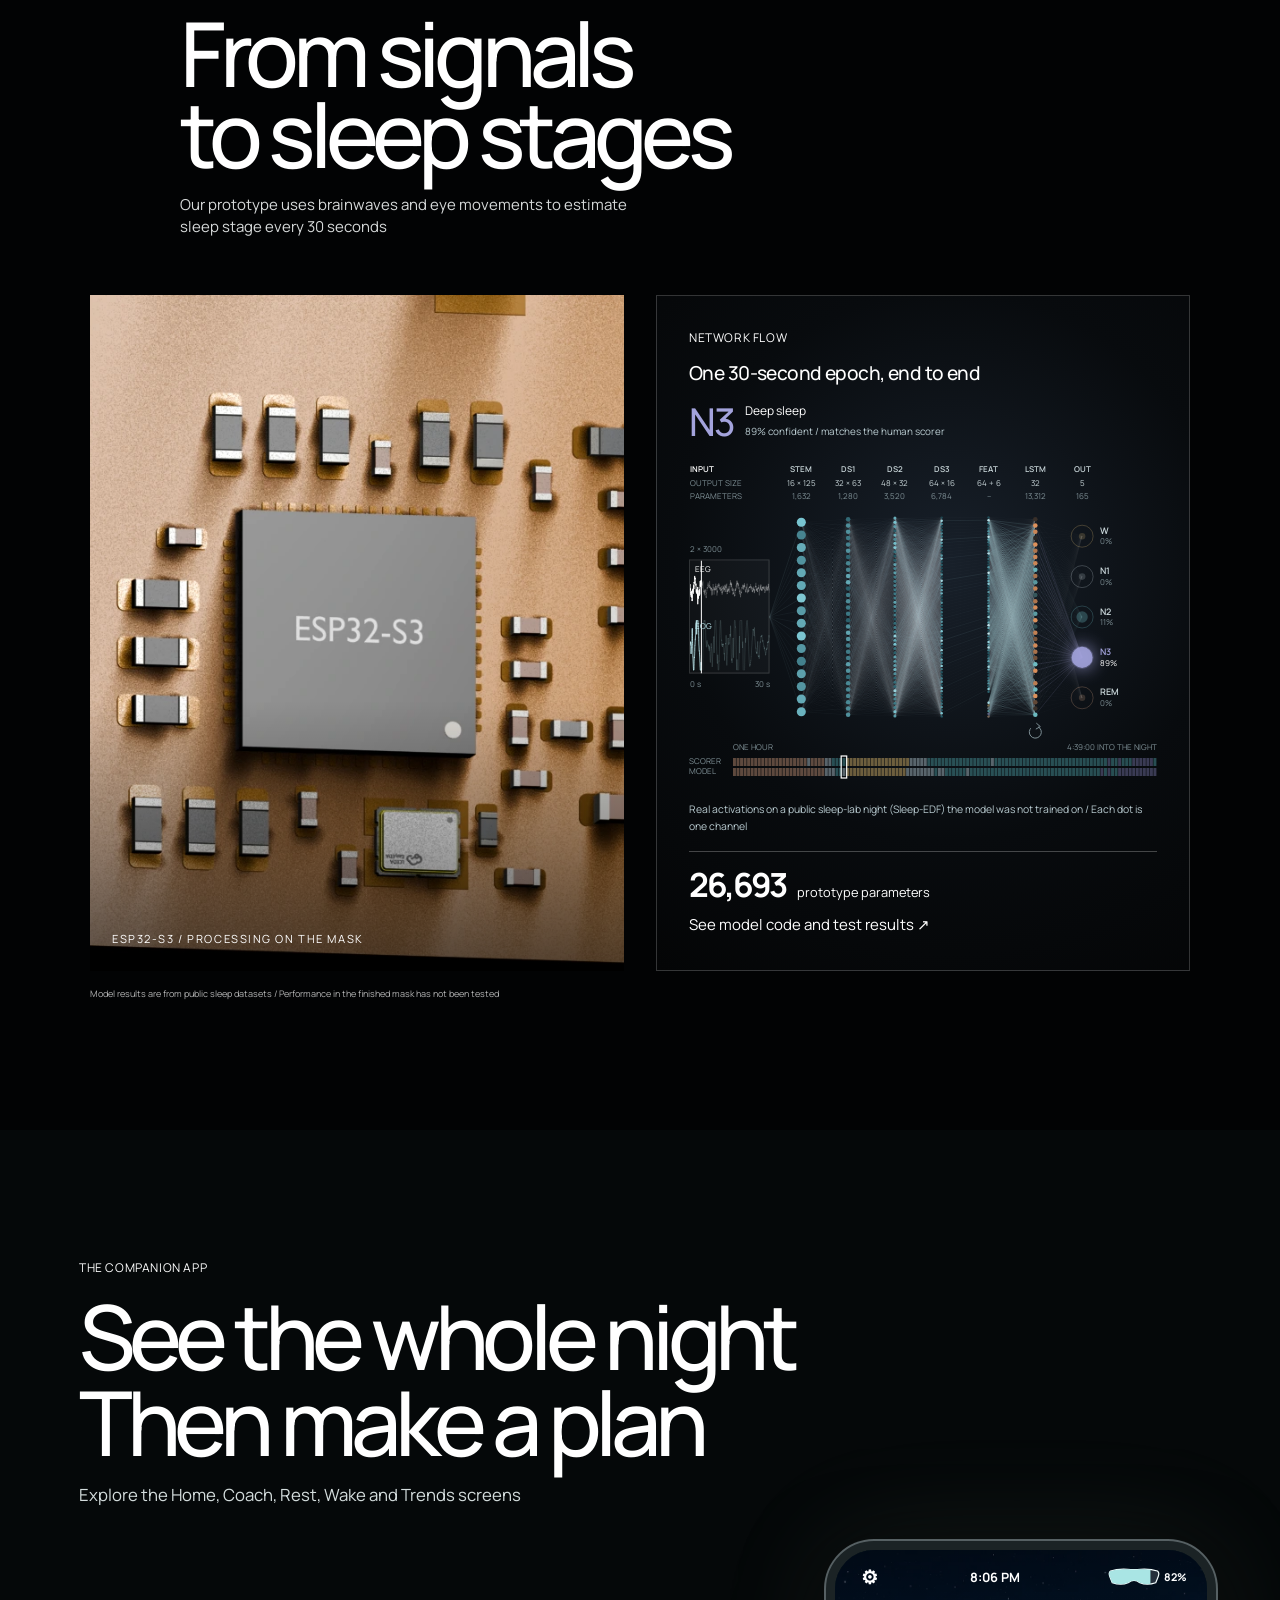
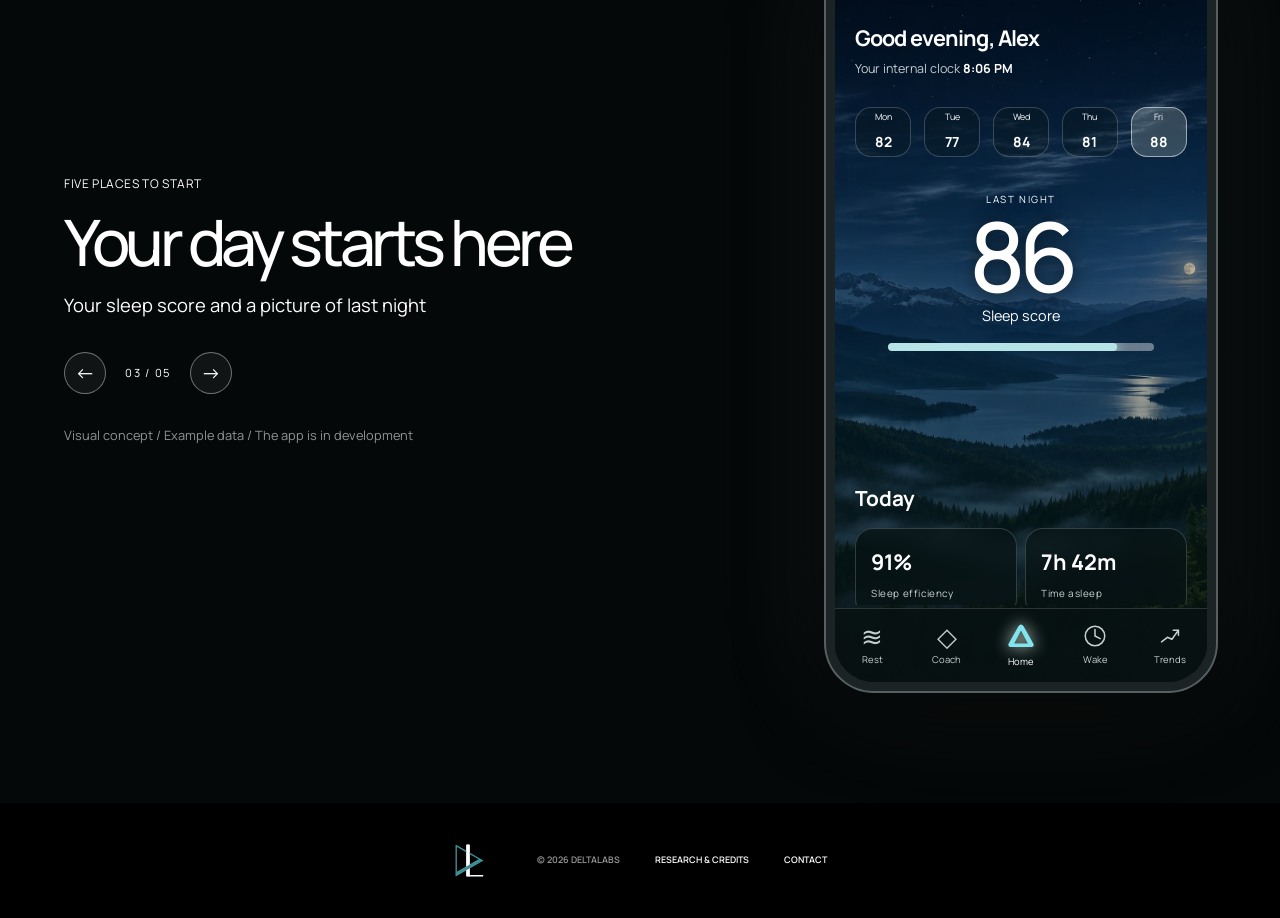
<file: features.html>
<!DOCTYPE html>

<html lang="en"><head><meta charset="utf-8"/><meta content="width=device-width,initial-scale=1" name="viewport"/><meta content="#000" name="theme-color"/><title>Explore the mask — DeltaLabs</title><meta content="Affordable smart sleep masks — sleep tracking, timed light and sound, and sleep education in one mask" name="description"/><link href="assets/mark.svg?v=8" rel="icon"/><link href="styles.css?v=8" rel="stylesheet"/><link href="v4.css?v=8" rel="stylesheet"/><link href="v5.css?v=8" rel="stylesheet"/><script defer="" src="config.js"></script><script defer="" src="app.js?v=8"></script><script type="importmap">{"imports":{"three":"./assets/vendor/three.module.js"}}</script><script src="features.js?v=23" type="module"></script><script defer src="sleep-data.js?v=1"></script><script defer src="model-network.js?v=11"></script><script defer src="app-preview.js?v=9"></script><link href="v6.css?v=8" rel="stylesheet"/><link href="v8.css?v=8" rel="stylesheet"/><link rel="stylesheet" href="v9.css?v=20"></head><body class="inner-page"><a class="skip" href="#main">Skip to content</a><header class="header"><a aria-label="DeltaLabs home" class="brand" href="./"><img alt="" height="58" src="assets/mark.svg?v=8" width="58"/><span>DELTALABS</span></a><nav aria-label="Main navigation" id="navigation"><a href="features.html?v=8">Features</a><a href="sleep.html">Why sleep</a><a href="about.html">Team</a></nav><a class="nav-cta" data-campaign="" href="./#launch">Pre-order now</a><button aria-controls="navigation" aria-expanded="false" aria-label="Open navigation" class="menu-toggle"><span></span><span></span></button></header><main id="main"><section class="explorer"><div class="explorer-heading"><p class="eyebrow">THE DELTALABS MASK</p><h1>Explore the mask</h1></div><div class="explorer-view"><div class="model-stage" id="model-stage"><img alt="The DeltaLabs mask" class="model-fallback" src="assets/assembly-poster.webp"/><p aria-live="polite" class="model-status" role="status">Loading the mask</p><video aria-label="Mask resting logo-side down with its sides folded up and a slow charging indicator" autoplay="" class="charging-scene cinematic" loop="" muted="" playsinline="" poster="assets/charging-rest.webp?v=14" preload="none"><source src="assets/charging-slow.mp4?v=14" type="video/mp4"/></video></div><section aria-live="polite" class="feature-description"><p class="eyebrow" id="part-kicker">TRACK / SLEEP / WAKE</p><h2 id="part-title">One mask</h2><p id="part-copy">Select a feature below</p><a href="sleep.html" id="part-science">Why it matters ↗</a></section></div><div class="explorer-controls"><div aria-label="Choose a mask feature" class="part-selector"><button aria-pressed="false" data-part="sensing">Tracking</button><button aria-pressed="false" data-part="light">Wake light</button><button aria-pressed="false" data-part="audio">Sound</button><button aria-pressed="false" data-part="comfort">Cushion</button><button aria-pressed="false" data-part="fit">Fit</button><button aria-pressed="false" data-part="power">Charging</button></div><p>DRAG TO ROTATE / SELECT A FEATURE</p></div><p class="feature-note">Design in development / Final product may differ</p></section><section class="sensor-film" aria-label="Optical sensor detail"><video autoplay loop muted playsinline preload="none" poster="assets/optical-inner-poster.webp?v=18" aria-label="Fast red and green optical sensor flashes on the inner temple padding"><source src="assets/optical-inner-slow.mp4?v=18" type="video/mp4"/></video><div><h2>Tracking from inside the mask</h2><p>EEG, eye movement, and optical signals from the side of your face</p></div></section><section class="model-lab" aria-labelledby="model-title"><div class="model-lab-head"><p class="eyebrow">INSIDE THE SLEEP MODEL</p><h2 id="model-title">From signals<br>to sleep stages</h2><p>Our prototype uses brainwaves and eye movements to estimate sleep stage every 30 seconds</p></div><div class="model-lab-grid"><div class="chip-film"><video autoplay muted loop playsinline preload="none" poster="assets/chip-poster.webp" aria-label="Close rendering of the ESP32-S3 chip and mounted components"><source src="assets/chip-slow.mp4?v=9" type="video/mp4"></video><div class="chip-caption">ESP32-S3 / PROCESSING ON THE MASK</div></div><div class="network-card" aria-label="Network flow of the prototype sleep staging model"><div class="flow-head"><div><p class="eyebrow">NETWORK FLOW</p><h3>One 30-second epoch, end to end</h3></div><div class="flow-result" aria-live="polite"><strong id="flow-stage">–</strong><div><span id="flow-name">Waiting for the first epoch</span><small id="flow-meta">&nbsp;</small></div></div></div><div class="flow-canvas"><canvas id="flow-canvas" role="img" aria-label="Thirty seconds of recorded brainwave and eye movement signal enter on the left, pass through four convolution layers, a feature layer with night context and an LSTM, and end at five sleep stage outputs with a probability for each. Dots light up with the model's real activations for the epoch shown."></canvas></div><p class="diagram-note">Real activations on a public sleep-lab night (Sleep-EDF) the model was not trained on / Each dot is one channel</p><div class="flow-foot"><div class="model-lab-number"><strong>26,693</strong><span>prototype parameters</span></div><a href="https://github.com/24mjihad/deltalabs-sleep/tree/CNNVISUALIZATION">See model code and test results ↗</a></div></div></div><p class="feature-note">Model results are from public sleep datasets / Performance in the finished mask has not been tested</p></section><section class="feature-app-embedded" id="companion-app"><div class="feature-app-head"><p class="eyebrow">THE COMPANION APP</p><h2>See the whole night<br>Then make a plan</h2><p>Explore the Home, Coach, Rest, Wake and Trends screens</p></div><section class="app-showcase" aria-label="Five screen app concept gallery"><div class="app-sidebar"><p class="eyebrow">FIVE PLACES TO START</p><h2 id="app-section-title">Your day starts here</h2><p id="app-section-copy">Your sleep score, a clearer picture of last night, and a plan for tonight</p><div class="app-gallery-controls" aria-label="Browse app screens"><button type="button" data-gallery-prev aria-label="Previous app screen">←</button><span id="app-gallery-count">01 / 05</span><button type="button" data-gallery-next aria-label="Next app screen">→</button></div><p class="app-disclaimer">Visual concept / Example data / The app is in development</p></div>
<div class="phone"><div class="phone-screen phase-morning" id="phone-screen"><div class="landscape" aria-hidden="true"></div><div class="phone-content"><div class="phone-top"><span class="icon-button" aria-hidden="true">⚙</span><span class="phone-time" id="phone-time">09:41</span><div class="battery-mask" aria-label="Mask battery 82 percent"><svg viewBox="0 0 92 36" role="img" aria-hidden="true"><defs><clipPath id="mask-battery-clip"><path d="M6 7 Q18 3 35 4 Q46 5 57 4 Q74 3 86 7 Q90 10 87 17 L83 27 Q68 32 56 27 Q51 23 46 23 Q41 23 36 27 Q24 32 9 27 L5 17 Q2 10 6 7Z"/></clipPath></defs><path d="M6 7 Q18 3 35 4 Q46 5 57 4 Q74 3 86 7 Q90 10 87 17 L83 27 Q68 32 56 27 Q51 23 46 23 Q41 23 36 27 Q24 32 9 27 L5 17 Q2 10 6 7Z" fill="#f9ffff25" stroke="#f5ffff" stroke-width="2"/><rect x="3" y="3" width="71" height="30" fill="#a9e5e4" clip-path="url(#mask-battery-clip)"/></svg><small>82%</small></div></div>
<section class="app-panel active" data-panel="home"><div class="greeting"><span id="greeting">Good morning, Alex</span><small>Your internal clock <b id="internal-clock">08:42</b></small></div><div class="week-scores" aria-label="Recent sleep scores"></div><div class="sleep-score"><small>LAST NIGHT</small><strong>86</strong><span>Sleep score</span><div class="sleep-score-bar" aria-label="Sleep score 86 out of 100"><i></i></div></div><div class="scene-spacer"></div><div class="app-scroll"><h3>Today</h3><div class="metric-grid"><div class="metric-static"><b>91%</b><small>Sleep efficiency</small></div><div class="metric-static"><b>7h 42m</b><small>Time asleep</small></div><div class="metric-static"><b>1h 32m</b><small>Deep sleep</small></div><div class="metric-static"><b>1h 54m</b><small>REM sleep</small></div></div><div class="mini-card"><small>TONIGHT</small><p>Try getting morning light soon after you wake</p></div><div class="mini-card"><small>THE SLEEP FACT</small><p id="daily-fact"></p></div></div></section>
<section class="app-panel" data-panel="mindful"><div class="panel-heading"><small>RESET & REST</small><h2>Make space to pause</h2></div><div class="mind-wave" aria-hidden="true"><span></span><span></span><span></span></div><div class="mini-card"><small>NAP MODE</small><h3>Take a short nap</h3><div class="duration-picks"><span>15 min</span><span class="selected">20 min</span><span>30 min</span></div><span class="app-primary">Start nap</span></div><div class="mini-card"><small>MINDFULNESS</small><h3>Take a breath</h3><p>A quiet moment with guided sound</p><span class="app-secondary">Begin session</span></div></section>
<section class="app-panel" data-panel="coach"><div class="panel-heading"><small>COACH / PREVIEW</small><h2>Ask about your sleep</h2><p>Explore your nights in plain language</p></div><div class="chat-log" aria-live="polite"><p class="chat-bubble bot">Good morning, Alex. What would you like to know about last night?</p></div><div class="chat-form"><span>Ask about your sleep…</span><b aria-hidden="true">↑</b></div><small class="app-note">Illustrative preview / Coach is not a medical advisor</small></section>
<section class="app-panel" data-panel="wake"><div class="panel-heading"><small>WAKE & TIMING</small><h2>Wake on your time</h2></div><div class="mask-status"><img src="assets/phone-mask-turn.webp?v=17" alt="Rendering of the connected mask slowly turning"><span>Mask connected · 82%</span></div><div class="clock-readout"><small>NEXT ALARM</small><div class="alarm-face">7:30 <span>AM</span></div></div><div class="mini-card"><small>WAKE MODE</small><div class="static-select">Smart wake · by 7:30 AM <span>⌄</span></div><p>Smart wake finds a gentler moment before your latest wake time</p></div><div class="mini-card"><small>TRAVEL MODE</small><p>Shift your light and wake times over the next few days</p><span class="app-secondary">Edit plan</span><p>Google Calendar · Connection planned</p></div><div class="mini-card"><small>SHIFT WORK</small><p>Add your working hours to plan light and rest</p><span class="app-secondary">Set hours</span></div></section>
<section class="app-panel" data-panel="trends"><div class="panel-heading"><small>YOUR SLEEP ARCHETYPE</small><h2>The Octopus</h2><p>Your sleep archetype: adaptable, curious, and more active later in the day</p></div><div class="archetype">🐙<span>You tend to go to bed when you feel tired<br>A steady wake time can help anchor your nights</span></div><div class="mini-card"><small>LAST 3 MONTHS</small><div class="trend-bars" aria-label="Illustrative three month sleep score trend"></div><p>Example sleep score trend across the last three months</p></div><div class="mini-card"><small>SLEEP EFFICIENCY</small><p>Most nights stayed within a similar range</p></div></section>
</div><nav class="app-nav" aria-label="App concept screens"><button data-screen="mindful" aria-label="Rest preview"><span class="nav-icon">≋</span><small>Rest</small></button><button data-screen="coach" aria-label="Coach preview"><span class="nav-icon">◇</span><small>Coach</small></button><button data-screen="home" aria-label="Home preview" class="active"><svg class="delta-nav" viewBox="0 0 44 40" aria-hidden="true"><path d="M22 3 Q20 3 18 6 L4 31 Q2 35 6 36 L38 36 Q42 35 40 31 L26 6 Q24 3 22 3Z M22 12 L12 31 H32Z" fill-rule="evenodd"/></svg><small>Home</small></button><button data-screen="wake" aria-label="Wake preview"><svg class="clock-nav" viewBox="0 0 40 40" aria-hidden="true"><circle cx="20" cy="20" r="15"/><path d="M20 10 V20 L28 24"/></svg><small>Wake</small></button><button data-screen="trends" aria-label="Trends preview"><svg class="trend-nav" viewBox="0 0 40 40" aria-hidden="true"><path d="M7 29 L16 22 L23 25 L33 11 M25 11 H33 V19"/></svg><small>Trends</small></button></nav></div></div></section></section></main><footer><a aria-label="DeltaLabs home" class="footer-brand" href="./"><img alt="" height="44" src="assets/mark.svg?v=8" width="39"/></a><span>© <span data-year="">2026</span> DELTALABS</span><a href="science.html">RESEARCH &amp; CREDITS</a><button data-contact-open="">CONTACT</button><div aria-label="DeltaLabs social accounts" class="socials"></div></footer><dialog aria-labelledby="preorder-title" id="preorder-dialog"><button aria-label="Close" class="dialog-close" data-close="">×</button><h2 id="preorder-title">Pre-orders opening soon</h2><p>The mask is still in development<br/>We’ll link pre-orders here when they open</p><a data-contact="" hidden=""></a><div class="socials"></div></dialog><dialog aria-labelledby="contact-title" id="contact-dialog"><button aria-label="Close contact" class="dialog-close" data-close="">×</button><h2 id="contact-title">Get in touch</h2><p>We’d love to hear from you</p><a data-contact="" hidden=""></a><div class="socials"></div></dialog></body></html>
</file>
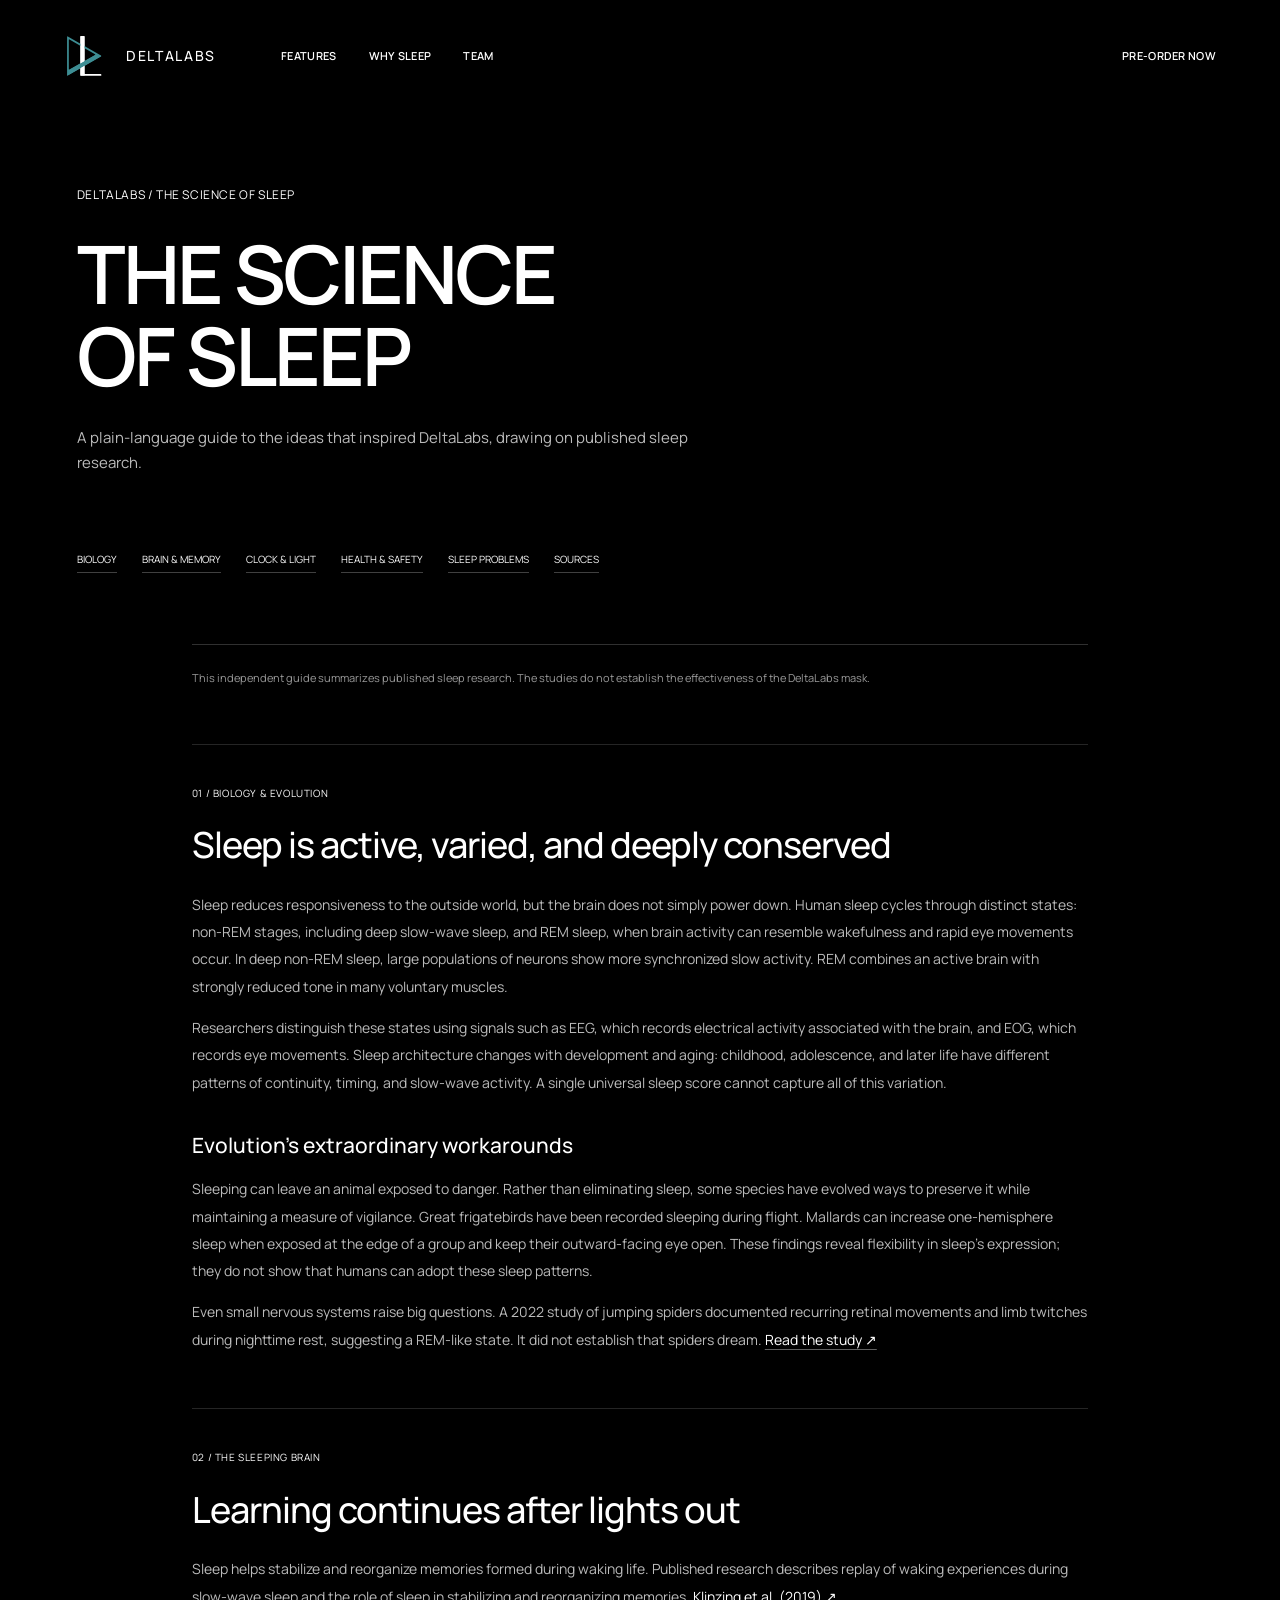
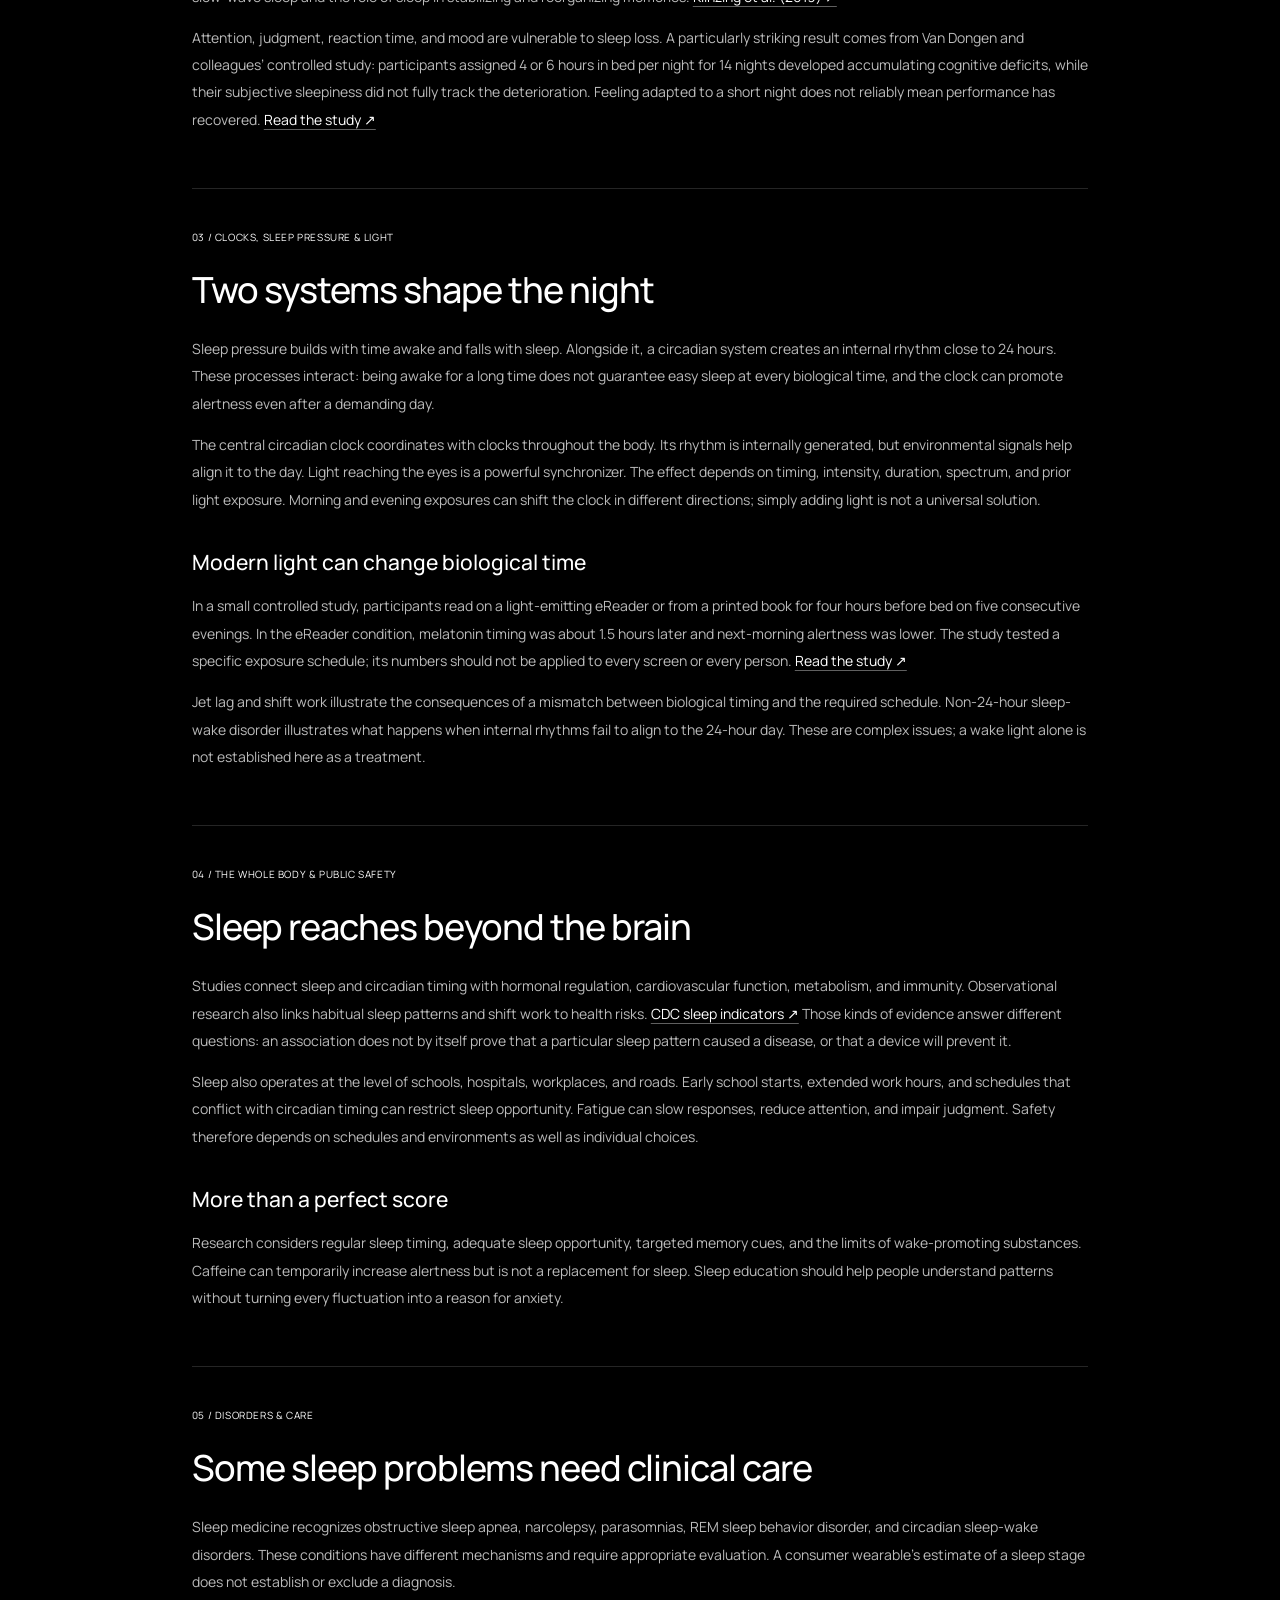
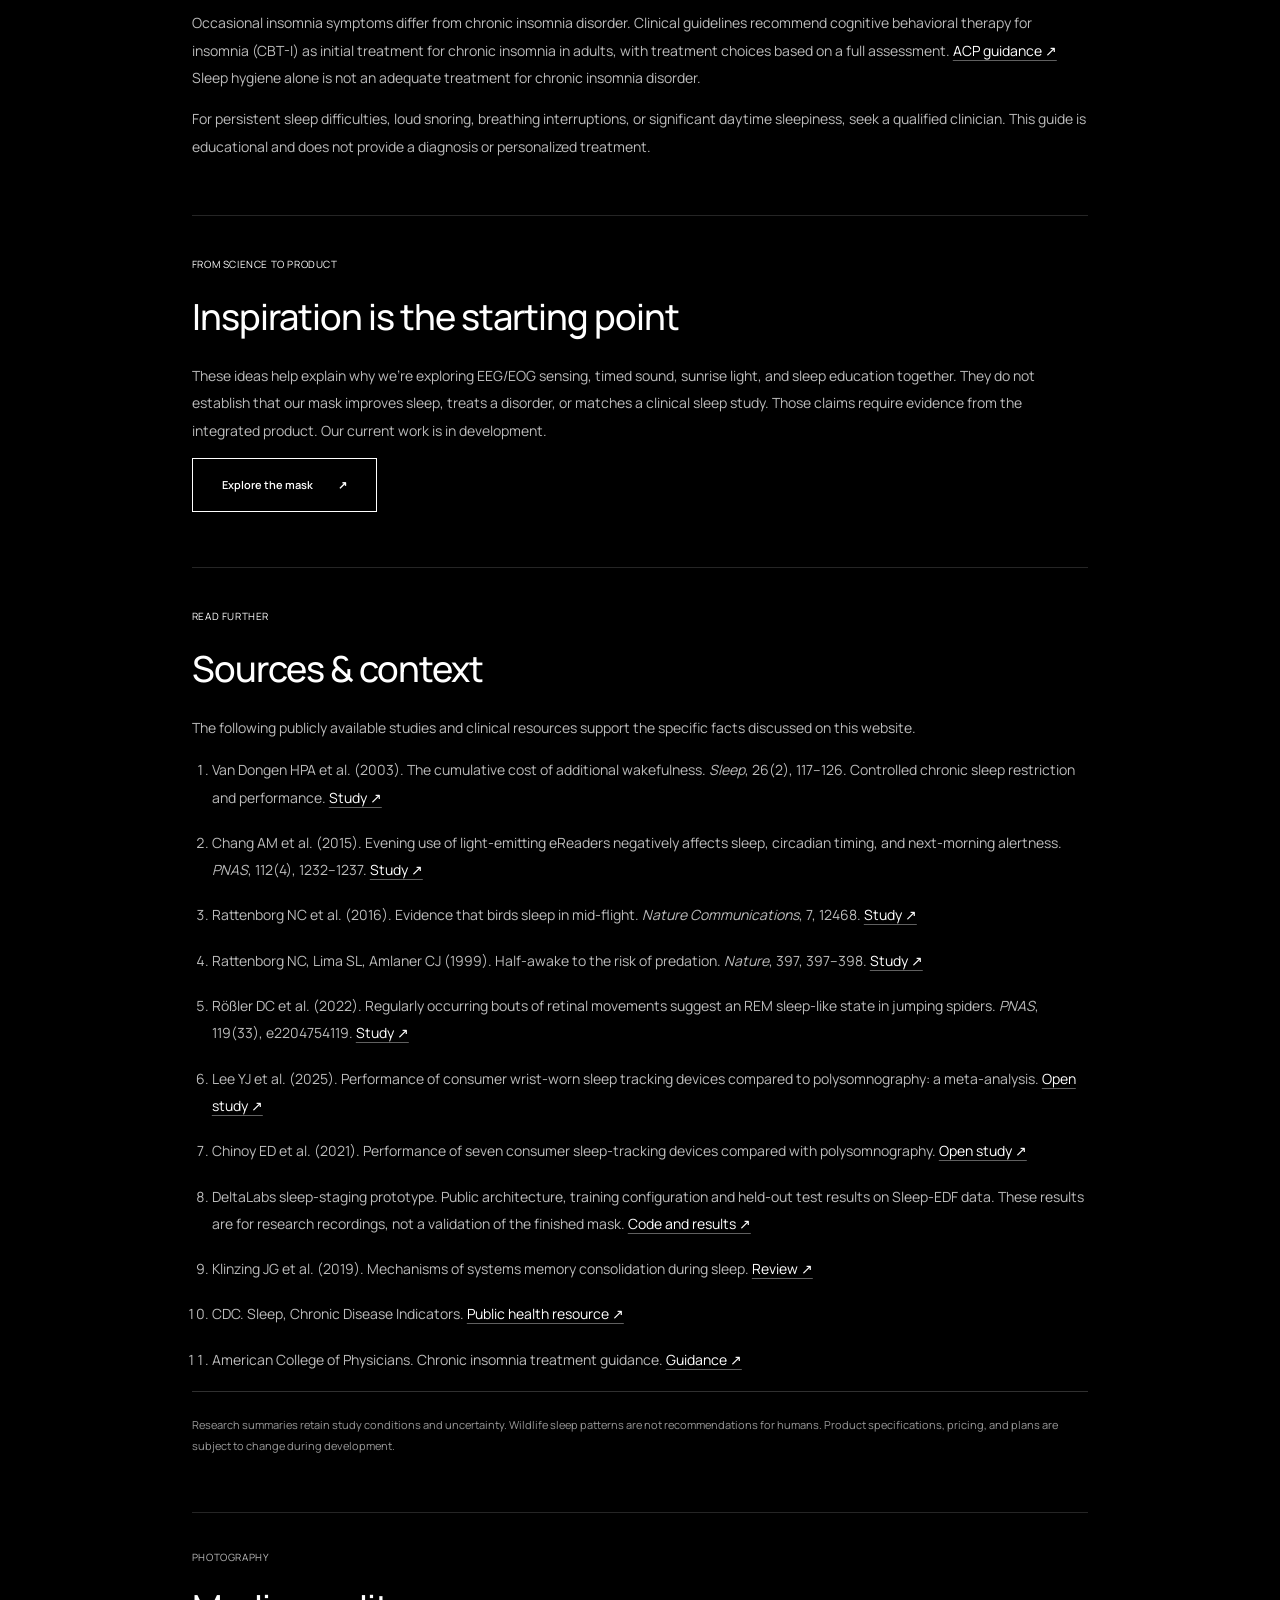
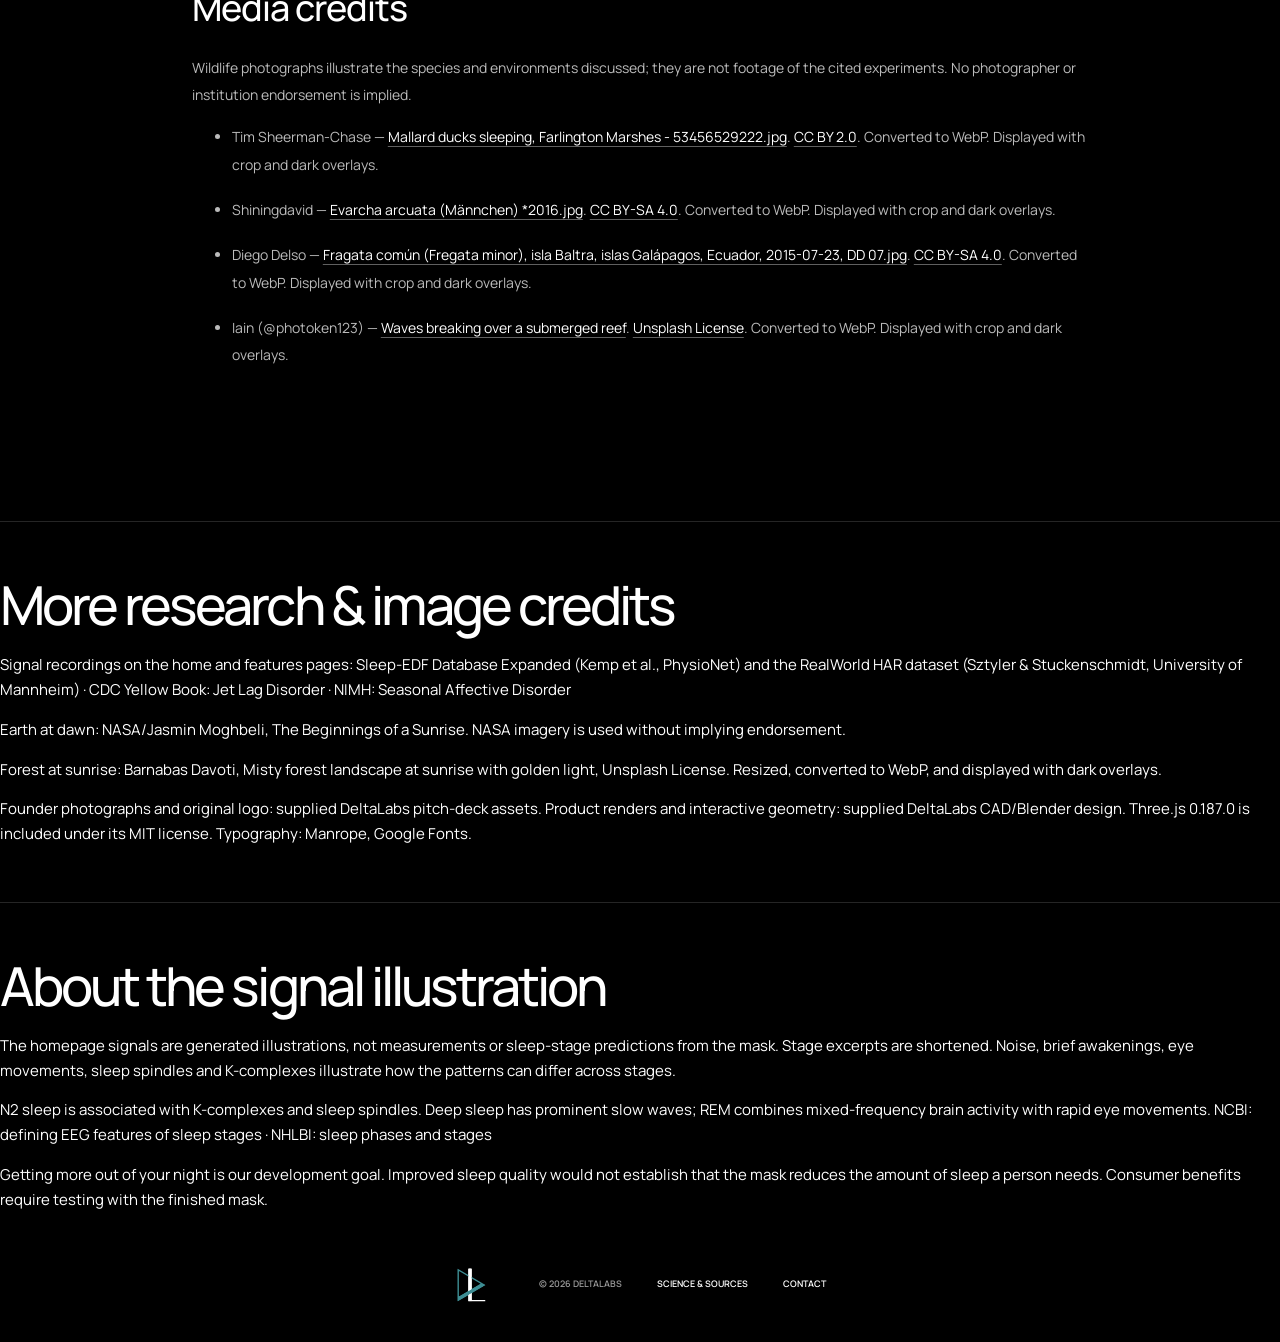
<file: science.html>
<!DOCTYPE html>

<html lang="en"><head><meta charset="utf-8"/><meta content="width=device-width, initial-scale=1" name="viewport"/><meta content="#050707" name="theme-color"/><title>The science of sleep — DeltaLabs</title><meta content="An original plain-language guide to published sleep research themes: sleep biology, memory, circadian timing, light, health, safety, and sleep disorders." name="description"/><meta content="The science of sleep — DeltaLabs" property="og:title"/><meta content="An original plain-language guide to published sleep research themes: sleep biology, memory, circadian timing, light, health, safety, and sleep disorders." property="og:description"/><meta content="website" property="og:type"/><link href="assets/mark.svg?v=8" rel="icon" type="image/svg+xml"/><link href="styles.css?v=3" rel="stylesheet"/><script defer="" src="config.js"></script><script defer="" src="app.js?v=3"></script><meta content="https://grantkaufmann88.github.io/deltalabs/assets/share-mask.jpg" property="og:image"/><meta content="summary_large_image" name="twitter:card"/><link href="v4.css?v=4" rel="stylesheet"/><link href="v5.css?v=8" rel="stylesheet"/><link href="v6.css?v=8" rel="stylesheet"/><link href="v8.css?v=8" rel="stylesheet"/></head>
<body class="inner-page"><a class="skip" href="#main">Skip to content</a><div aria-hidden="true" class="reading-progress"></div><header class="header"><a aria-label="DeltaLabs home" class="brand" href="./"><img alt="" height="58" src="assets/mark.svg?v=8" width="58"/><span>DELTALABS</span></a><nav aria-label="Main navigation" id="navigation"><a href="features.html?v=8">Features</a><a href="sleep.html">Why sleep</a><a href="about.html">Team</a></nav><a class="nav-cta" data-campaign="" href="./#launch">Pre-order now</a><button aria-controls="navigation" aria-expanded="false" aria-label="Open navigation" class="menu-toggle"><span></span><span></span></button></header><main id="main">
<section class="page-hero section"><span class="eyebrow">DELTALABS / THE SCIENCE OF SLEEP</span><h1>THE SCIENCE<br/>OF SLEEP</h1><p>A plain-language guide to the ideas that inspired DeltaLabs, drawing on published sleep research.</p></section>
<nav aria-label="Science chapters" class="science-nav section"><a href="#biology">Biology</a><a href="#brain">Brain &amp; memory</a><a href="#clock">Clock &amp; light</a><a href="#health">Health &amp; safety</a><a href="#care">Sleep problems</a><a href="#sources">Sources</a></nav>
<article class="editorial section"><p class="course-note">This independent guide summarizes published sleep research. The studies do not establish the effectiveness of the DeltaLabs mask.</p>
<section class="chapter" id="biology"><span class="eyebrow">01 / BIOLOGY &amp; EVOLUTION </span><h2>Sleep is active, varied, and deeply conserved</h2><p>Sleep reduces responsiveness to the outside world, but the brain does not simply power down. Human sleep cycles through distinct states: non-REM stages, including deep slow-wave sleep, and REM sleep, when brain activity can resemble wakefulness and rapid eye movements occur. In deep non-REM sleep, large populations of neurons show more synchronized slow activity. REM combines an active brain with strongly reduced tone in many voluntary muscles.</p><p>Researchers distinguish these states using signals such as EEG, which records electrical activity associated with the brain, and EOG, which records eye movements. Sleep architecture changes with development and aging: childhood, adolescence, and later life have different patterns of continuity, timing, and slow-wave activity. A single universal sleep score cannot capture all of this variation.</p><h3>Evolution’s extraordinary workarounds</h3><p>Sleeping can leave an animal exposed to danger. Rather than eliminating sleep, some species have evolved ways to preserve it while maintaining a measure of vigilance. Great frigatebirds have been recorded sleeping during flight. Mallards can increase one-hemisphere sleep when exposed at the edge of a group and keep their outward-facing eye open. These findings reveal flexibility in sleep’s expression; they do not show that humans can adopt these sleep patterns.</p><p>Even small nervous systems raise big questions. A 2022 study of jumping spiders documented recurring retinal movements and limb twitches during nighttime rest, suggesting a REM-like state. It did not establish that spiders dream. <a href="https://pubmed.ncbi.nlm.nih.gov/35939710/" rel="noopener" target="_blank">Read the study ↗</a></p></section>
<section class="chapter" id="brain"><span class="eyebrow">02 / THE SLEEPING BRAIN</span><h2>Learning continues after lights out</h2><p>Sleep helps stabilize and reorganize memories formed during waking life. Published research describes replay of waking experiences during slow-wave sleep and the role of sleep in stabilizing and reorganizing memories. <a href="https://www.nature.com/articles/s41593-019-0467-3">Klinzing et al. (2019) ↗</a></p><p>Attention, judgment, reaction time, and mood are vulnerable to sleep loss. A particularly striking result comes from Van Dongen and colleagues’ controlled study: participants assigned 4 or 6 hours in bed per night for 14 nights developed accumulating cognitive deficits, while their subjective sleepiness did not fully track the deterioration. Feeling adapted to a short night does not reliably mean performance has recovered. <a href="https://pubmed.ncbi.nlm.nih.gov/12683469/" rel="noopener" target="_blank">Read the study ↗</a></p></section>
<section class="chapter" id="clock"><span class="eyebrow">03 / CLOCKS, SLEEP PRESSURE &amp; LIGHT</span><h2>Two systems shape the night</h2><p>Sleep pressure builds with time awake and falls with sleep. Alongside it, a circadian system creates an internal rhythm close to 24 hours. These processes interact: being awake for a long time does not guarantee easy sleep at every biological time, and the clock can promote alertness even after a demanding day.</p><p>The central circadian clock coordinates with clocks throughout the body. Its rhythm is internally generated, but environmental signals help align it to the day. Light reaching the eyes is a powerful synchronizer. The effect depends on timing, intensity, duration, spectrum, and prior light exposure. Morning and evening exposures can shift the clock in different directions; simply adding light is not a universal solution.</p><h3>Modern light can change biological time</h3><p>In a small controlled study, participants read on a light-emitting eReader or from a printed book for four hours before bed on five consecutive evenings. In the eReader condition, melatonin timing was about 1.5 hours later and next-morning alertness was lower. The study tested a specific exposure schedule; its numbers should not be applied to every screen or every person. <a href="https://doi.org/10.1073/pnas.1418490112" rel="noopener" target="_blank">Read the study ↗</a></p><p>Jet lag and shift work illustrate the consequences of a mismatch between biological timing and the required schedule. Non-24-hour sleep-wake disorder illustrates what happens when internal rhythms fail to align to the 24-hour day. These are complex issues; a wake light alone is not established here as a treatment.</p></section>
<section class="chapter" id="health"><span class="eyebrow">04 / THE WHOLE BODY &amp; PUBLIC SAFETY</span><h2>Sleep reaches beyond the brain</h2><p>Studies connect sleep and circadian timing with hormonal regulation, cardiovascular function, metabolism, and immunity. Observational research also links habitual sleep patterns and shift work to health risks. <a href="https://www.cdc.gov/cdi/indicator-definitions/sleep.html">CDC sleep indicators ↗</a> Those kinds of evidence answer different questions: an association does not by itself prove that a particular sleep pattern caused a disease, or that a device will prevent it.</p><p>Sleep also operates at the level of schools, hospitals, workplaces, and roads. Early school starts, extended work hours, and schedules that conflict with circadian timing can restrict sleep opportunity. Fatigue can slow responses, reduce attention, and impair judgment. Safety therefore depends on schedules and environments as well as individual choices.</p><h3>More than a perfect score</h3><p>Research considers regular sleep timing, adequate sleep opportunity, targeted memory cues, and the limits of wake-promoting substances. Caffeine can temporarily increase alertness but is not a replacement for sleep. Sleep education should help people understand patterns without turning every fluctuation into a reason for anxiety.</p></section>
<section class="chapter" id="care"><span class="eyebrow">05 / DISORDERS &amp; CARE</span><h2>Some sleep problems need clinical care</h2><p>Sleep medicine recognizes obstructive sleep apnea, narcolepsy, parasomnias, REM sleep behavior disorder, and circadian sleep-wake disorders. These conditions have different mechanisms and require appropriate evaluation. A consumer wearable’s estimate of a sleep stage does not establish or exclude a diagnosis.</p><p>Occasional insomnia symptoms differ from chronic insomnia disorder. Clinical guidelines recommend cognitive behavioral therapy for insomnia (CBT-I) as initial treatment for chronic insomnia in adults, with treatment choices based on a full assessment. <a href="https://www.acponline.org/sites/default/files/documents/meetings/imbr-recordings/gim-1-common-symptoms-5-05-23.pdf">ACP guidance ↗</a> Sleep hygiene alone is not an adequate treatment for chronic insomnia disorder.</p><p>For persistent sleep difficulties, loud snoring, breathing interruptions, or significant daytime sleepiness, seek a qualified clinician. This guide is educational and does not provide a diagnosis or personalized treatment.</p></section>
<section class="chapter"><span class="eyebrow">FROM SCIENCE TO PRODUCT</span><h2>Inspiration is the starting point</h2><p>These ideas help explain why we’re exploring EEG/EOG sensing, timed sound, sunrise light, and sleep education together. They do not establish that our mask improves sleep, treats a disorder, or matches a clinical sleep study. Those claims require evidence from the integrated product. Our current work is in development.</p><a class="button outline" href="./#product">Explore the mask <span>↗</span></a></section>
<section class="chapter" id="sources"><span class="eyebrow">READ FURTHER</span><h2>Sources &amp; context</h2><p>The following publicly available studies and clinical resources support the specific facts discussed on this website.</p><ol>
<li>Van Dongen HPA et al. (2003). The cumulative cost of additional wakefulness. <em>Sleep</em>, 26(2), 117–126. Controlled chronic sleep restriction and performance. <a href="https://pubmed.ncbi.nlm.nih.gov/12683469/" rel="noopener" target="_blank">Study ↗</a></li>
<li>Chang AM et al. (2015). Evening use of light-emitting eReaders negatively affects sleep, circadian timing, and next-morning alertness. <em>PNAS</em>, 112(4), 1232–1237. <a href="https://doi.org/10.1073/pnas.1418490112" rel="noopener" target="_blank">Study ↗</a></li>
<li>Rattenborg NC et al. (2016). Evidence that birds sleep in mid-flight. <em>Nature Communications</em>, 7, 12468. <a href="https://doi.org/10.1038/ncomms12468" rel="noopener" target="_blank">Study ↗</a></li>
<li>Rattenborg NC, Lima SL, Amlaner CJ (1999). Half-awake to the risk of predation. <em>Nature</em>, 397, 397–398. <a href="https://www.nature.com/articles/17037" rel="noopener" target="_blank">Study ↗</a></li>
<li>Rößler DC et al. (2022). Regularly occurring bouts of retinal movements suggest an REM sleep-like state in jumping spiders. <em>PNAS</em>, 119(33), e2204754119. <a href="https://pubmed.ncbi.nlm.nih.gov/35939710/" rel="noopener" target="_blank">Study ↗</a></li>
<li>Lee YJ et al. (2025). Performance of consumer wrist-worn sleep tracking devices compared to polysomnography: a meta-analysis. <a href="https://pmc.ncbi.nlm.nih.gov/articles/PMC11874098/">Open study ↗</a></li><li>Chinoy ED et al. (2021). Performance of seven consumer sleep-tracking devices compared with polysomnography. <a href="https://pmc.ncbi.nlm.nih.gov/articles/PMC8120339/">Open study ↗</a></li><li>DeltaLabs sleep-staging prototype. Public architecture, training configuration and held-out test results on Sleep-EDF data. These results are for research recordings, not a validation of the finished mask. <a href="https://github.com/24mjihad/deltalabs-sleep/tree/raw-output">Code and results ↗</a></li><li>Klinzing JG et al. (2019). Mechanisms of systems memory consolidation during sleep. <a href="https://www.nature.com/articles/s41593-019-0467-3">Review ↗</a></li><li>CDC. Sleep, Chronic Disease Indicators. <a href="https://www.cdc.gov/cdi/indicator-definitions/sleep.html">Public health resource ↗</a></li><li>American College of Physicians. Chronic insomnia treatment guidance. <a href="https://www.acponline.org/sites/default/files/documents/meetings/imbr-recordings/gim-1-common-symptoms-5-05-23.pdf">Guidance ↗</a></li></ol><p class="course-note">Research summaries retain study conditions and uncertainty. Wildlife sleep patterns are not recommendations for humans. Product specifications, pricing, and plans are subject to change during development.</p></section>
<section class="chapter" id="media-credits"><p class="eyebrow">PHOTOGRAPHY</p><h2>Media credits</h2><p>Wildlife photographs illustrate the species and environments discussed; they are not footage of the cited experiments. No photographer or institution endorsement is implied.</p><ul><li>Tim Sheerman-Chase — <a href="https://commons.wikimedia.org/wiki/File:Mallard_ducks_sleeping,_Farlington_Marshes_-_53456529222.jpg" rel="noopener" target="_blank">Mallard ducks sleeping, Farlington Marshes - 53456529222.jpg</a>. <a href="https://creativecommons.org/licenses/by/2.0" rel="noopener" target="_blank">CC BY 2.0</a>. Converted to WebP. Displayed with crop and dark overlays.</li><li>Shiningdavid — <a href="https://commons.wikimedia.org/wiki/File:Evarcha_arcuata_(M%C3%A4nnchen)_*2016.jpg" rel="noopener" target="_blank">Evarcha arcuata (Männchen) *2016.jpg</a>. <a href="https://creativecommons.org/licenses/by-sa/4.0" rel="noopener" target="_blank">CC BY-SA 4.0</a>. Converted to WebP. Displayed with crop and dark overlays.</li><li>Diego Delso — <a href="https://commons.wikimedia.org/wiki/File:Fragata_com%C3%BAn_(Fregata_minor),_isla_Baltra,_islas_Gal%C3%A1pagos,_Ecuador,_2015-07-23,_DD_07.jpg" rel="noopener" target="_blank">Fragata común (Fregata minor), isla Baltra, islas Galápagos, Ecuador, 2015-07-23, DD 07.jpg</a>. <a href="https://creativecommons.org/licenses/by-sa/4.0" rel="noopener" target="_blank">CC BY-SA 4.0</a>. Converted to WebP. Displayed with crop and dark overlays.</li><li>Iain (@photoken123) — <a href="https://unsplash.com/photos/naVr1Z6xM3E" rel="noopener" target="_blank">Waves breaking over a submerged reef</a>. <a href="https://unsplash.com/license" rel="noopener" target="_blank">Unsplash License</a>. Converted to WebP. Displayed with crop and dark overlays.</li></ul></section></article><section class="chapter"><h2>More research &amp; image credits</h2><p>Signal recordings on the home and features pages: <a href="https://physionet.org/content/sleep-edfx/1.0.0/">Sleep-EDF Database Expanded</a> (Kemp et al., PhysioNet) and the <a href="https://www.uni-mannheim.de/dws/research/projects/activity-recognition/dataset/dataset-realworld/">RealWorld HAR dataset</a> (Sztyler &amp; Stuckenschmidt, University of Mannheim) · <a href="https://www.cdc.gov/yellow-book/hcp/travel-air-sea/jet-lag-disorder.html">CDC Yellow Book: Jet Lag Disorder</a> · <a href="https://www.nimh.nih.gov/health/publications/seasonal-affective-disorder">NIMH: Seasonal Affective Disorder</a></p><p>Earth at dawn: NASA/Jasmin Moghbeli, <a href="https://www.nasa.gov/image-article/the-beginnings-of-a-sunrise/">The Beginnings of a Sunrise</a>. NASA imagery is used without implying endorsement.</p><p>Forest at sunrise: Barnabas Davoti, <a href="https://unsplash.com/photos/sjcSbZKJ7AQ">Misty forest landscape at sunrise with golden light</a>, <a href="https://unsplash.com/license">Unsplash License</a>. Resized, converted to WebP, and displayed with dark overlays.</p><p>Founder photographs and original logo: supplied DeltaLabs pitch-deck assets. Product renders and interactive geometry: supplied DeltaLabs CAD/Blender design. Three.js 0.187.0 is included under its <a href="assets/vendor/THREE-LICENSE.txt">MIT license</a>. Typography: Manrope, Google Fonts.</p></section><section class="chapter"><h2>About the signal illustration</h2><p>The homepage signals are generated illustrations, not measurements or sleep-stage predictions from the mask. Stage excerpts are shortened. Noise, brief awakenings, eye movements, sleep spindles and K-complexes illustrate how the patterns can differ across stages.</p><p>N2 sleep is associated with K-complexes and sleep spindles. Deep sleep has prominent slow waves; REM combines mixed-frequency brain activity with rapid eye movements. <a href="https://www.ncbi.nlm.nih.gov/books/NBK390343/table/t01/?report=objectonly">NCBI: defining EEG features of sleep stages</a> · <a href="https://www.nhlbi.nih.gov/health/sleep/stages-of-sleep">NHLBI: sleep phases and stages</a></p><p>Getting more out of your night is our development goal. Improved sleep quality would not establish that the mask reduces the amount of sleep a person needs. Consumer benefits require testing with the finished mask.</p></section></main><footer><a aria-label="DeltaLabs home" class="footer-brand" href="./"><img alt="" height="44" src="assets/mark.svg?v=8" width="39"/></a><span>© <span data-year="">2026</span> DELTALABS</span><a href="science.html">SCIENCE &amp; SOURCES</a><button data-contact-open="">CONTACT</button><div aria-label="DeltaLabs social accounts" class="socials"></div></footer><dialog aria-labelledby="preorder-title" id="preorder-dialog"><button aria-label="Close" class="dialog-close" data-close="">×</button><h2 id="preorder-title">Pre-orders opening soon</h2><p>The mask is still in development<br/>We’ll link pre-orders here when they open</p><a data-contact="" hidden=""></a><div class="socials"></div></dialog><dialog aria-labelledby="contact-title" id="contact-dialog"><button aria-label="Close contact" class="dialog-close" data-close="">×</button><h2 id="contact-title">Get in touch</h2><p>We’d love to hear from you</p><a data-contact="" hidden=""></a><div class="socials"></div></dialog></body></html>
</file>
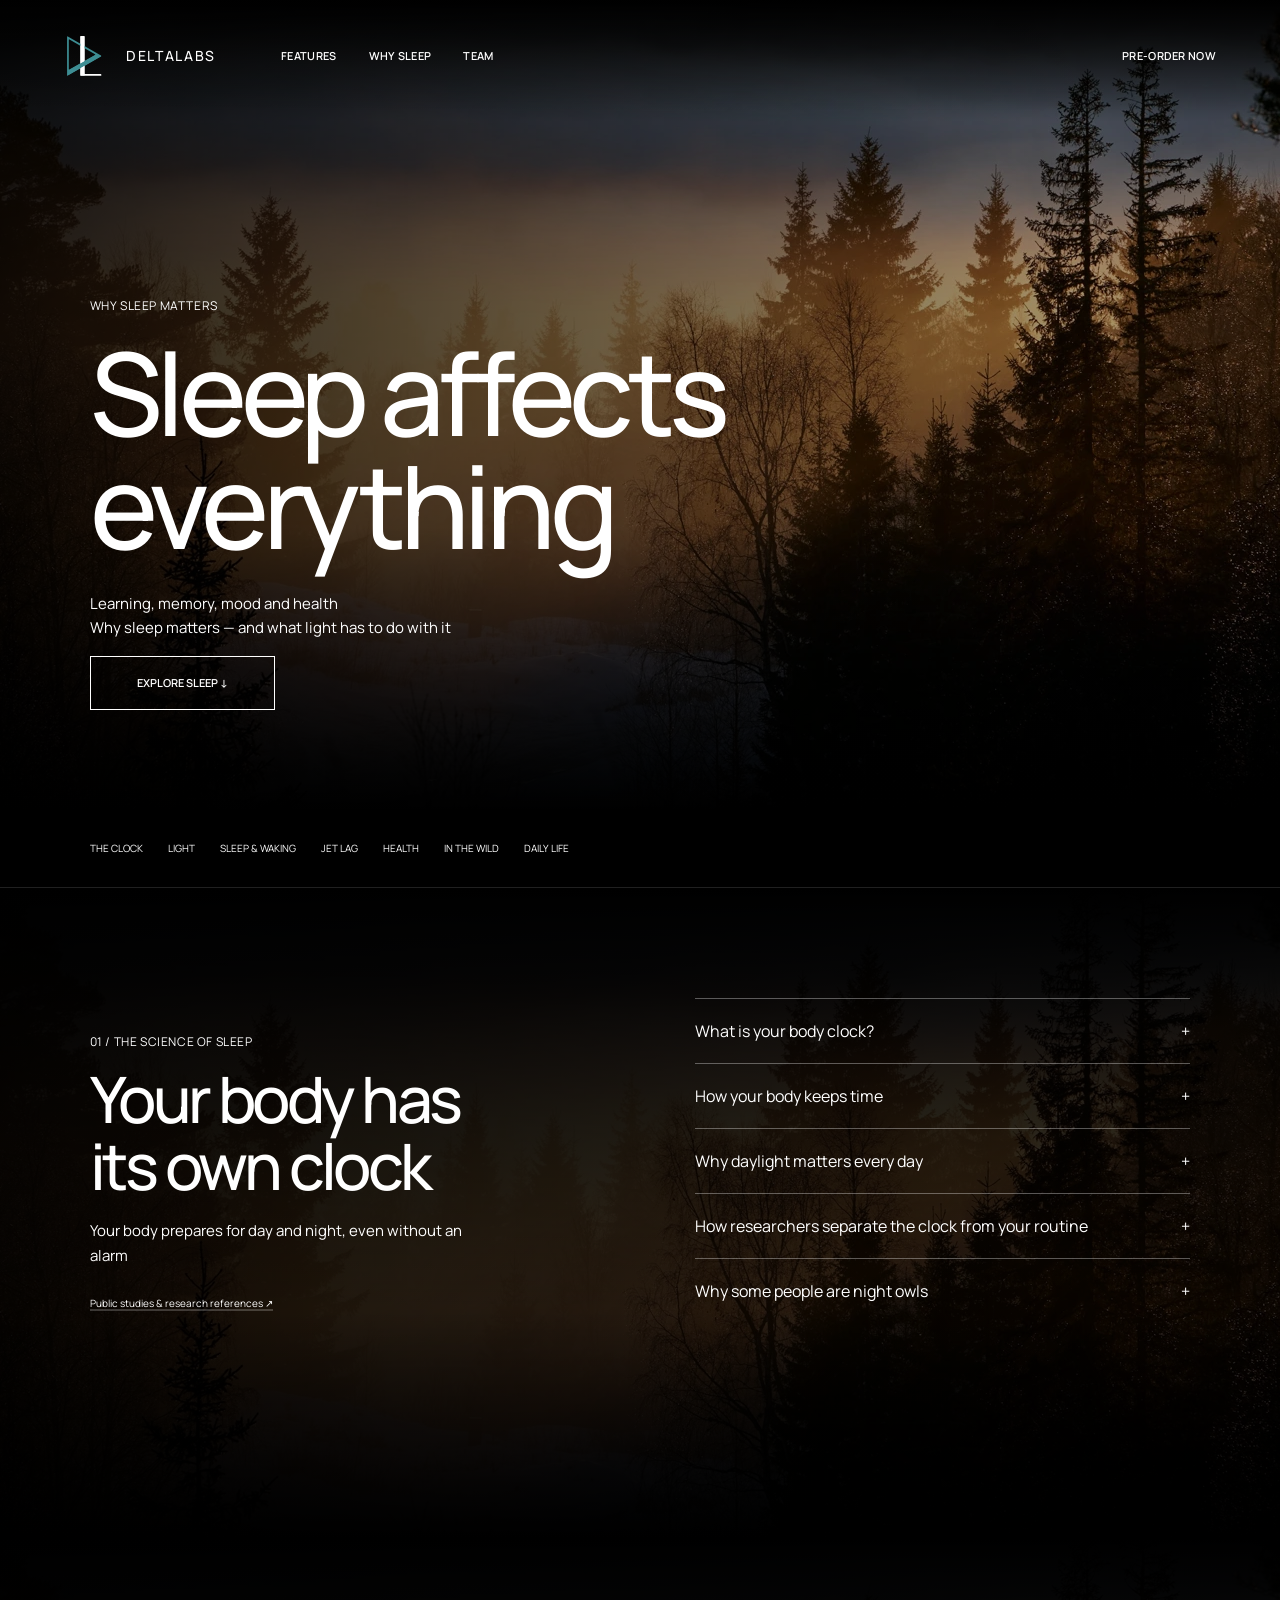
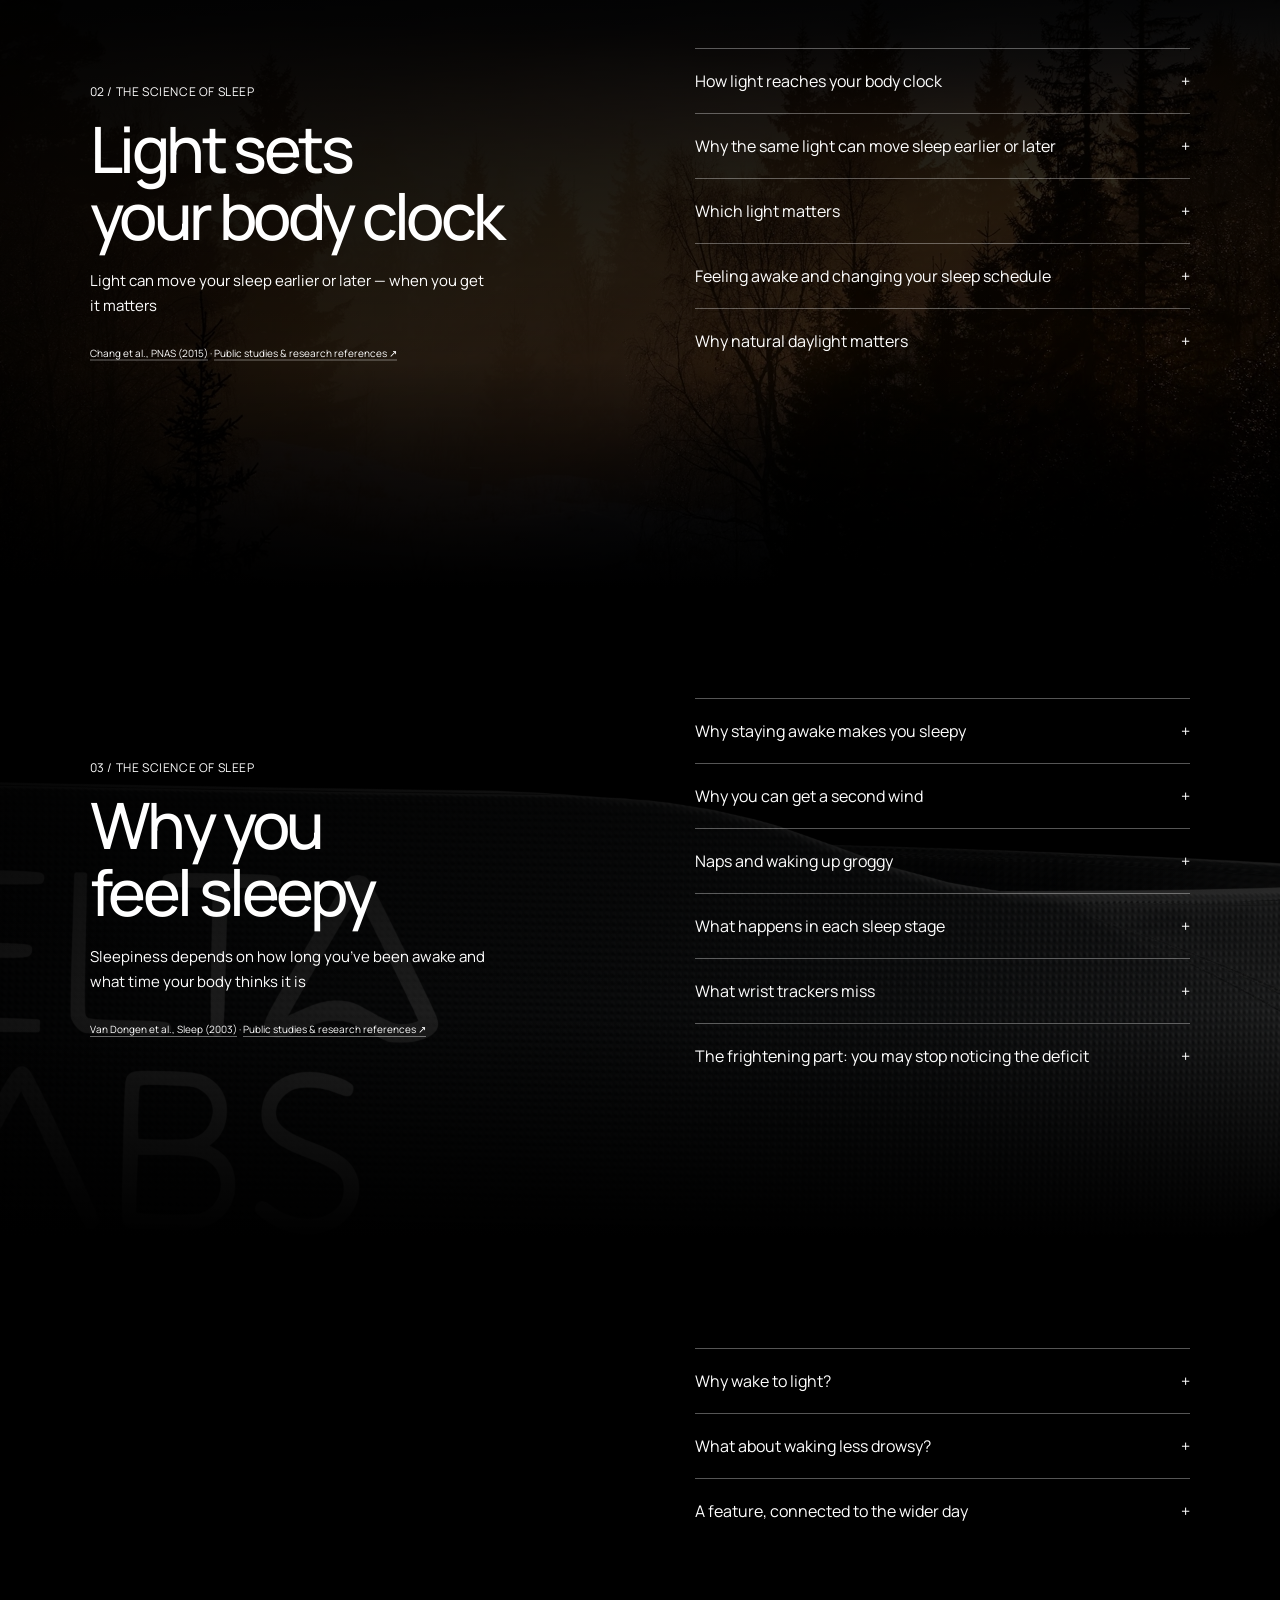
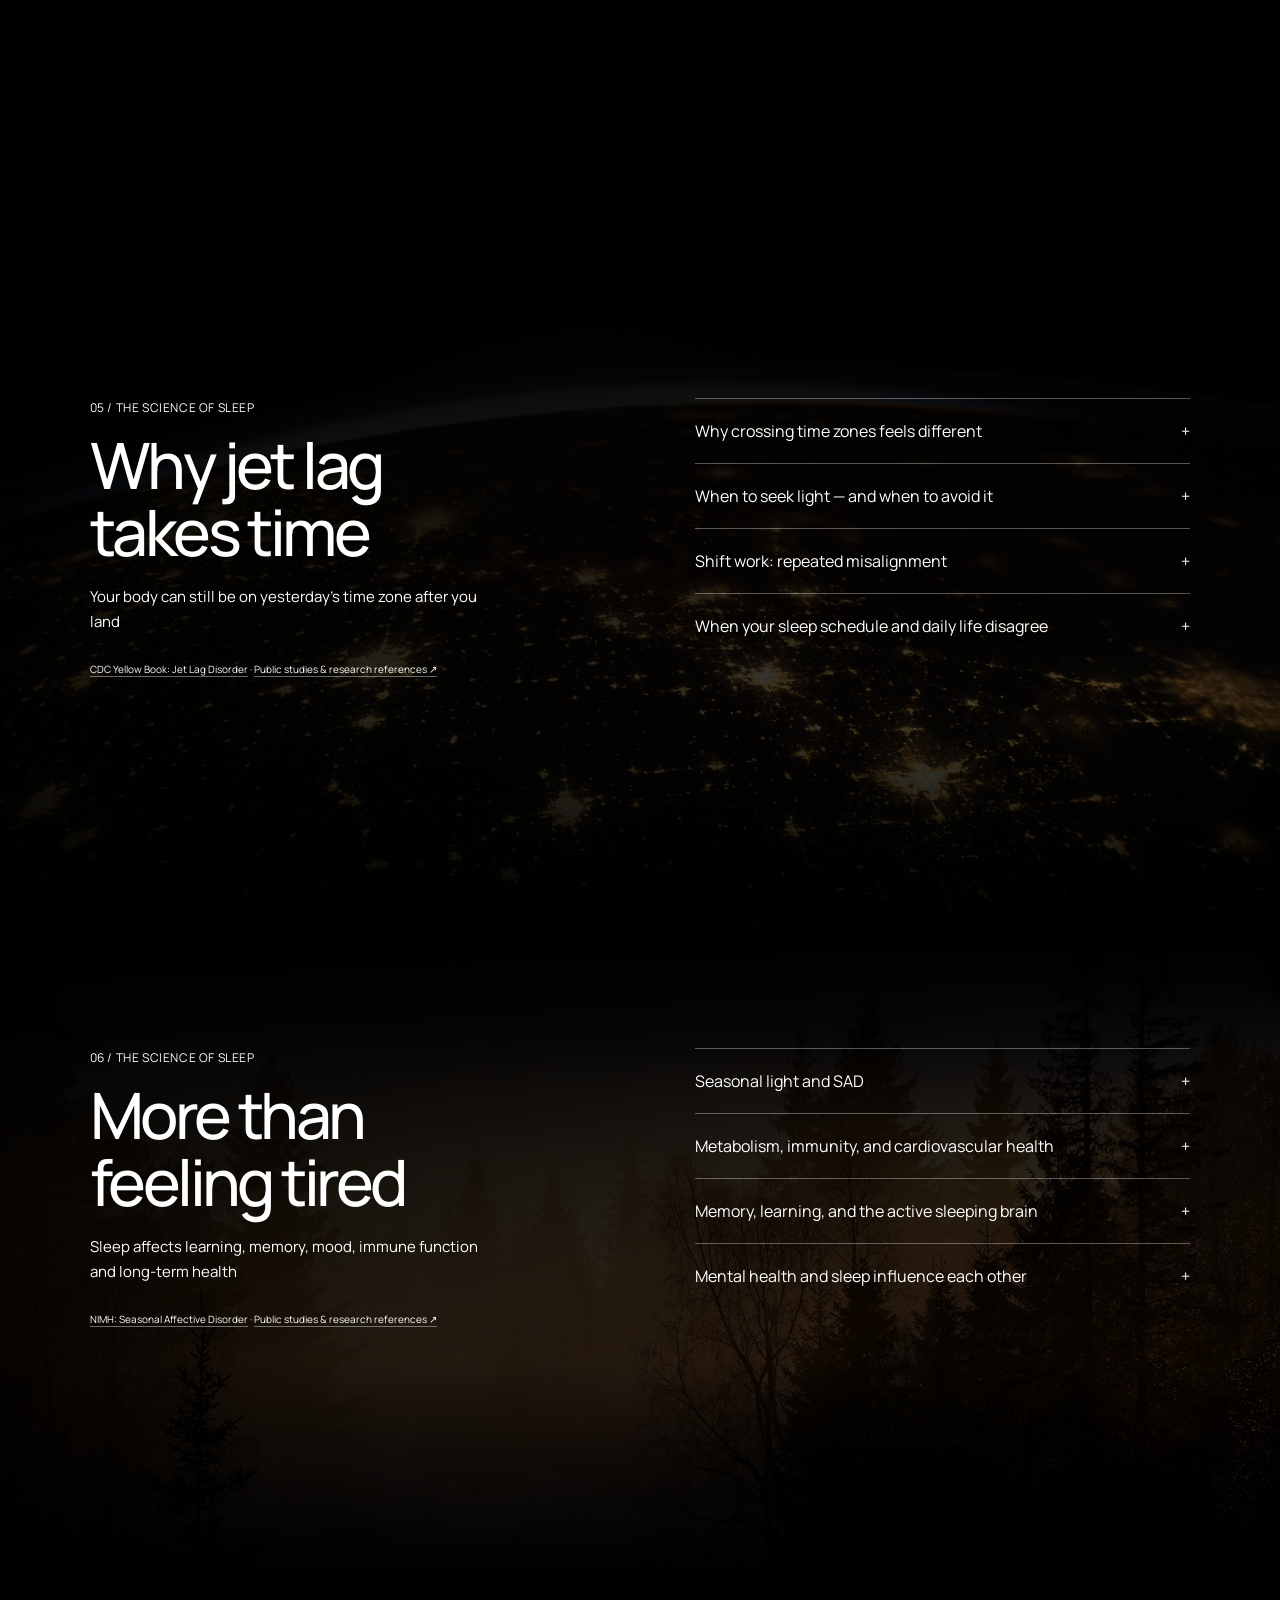
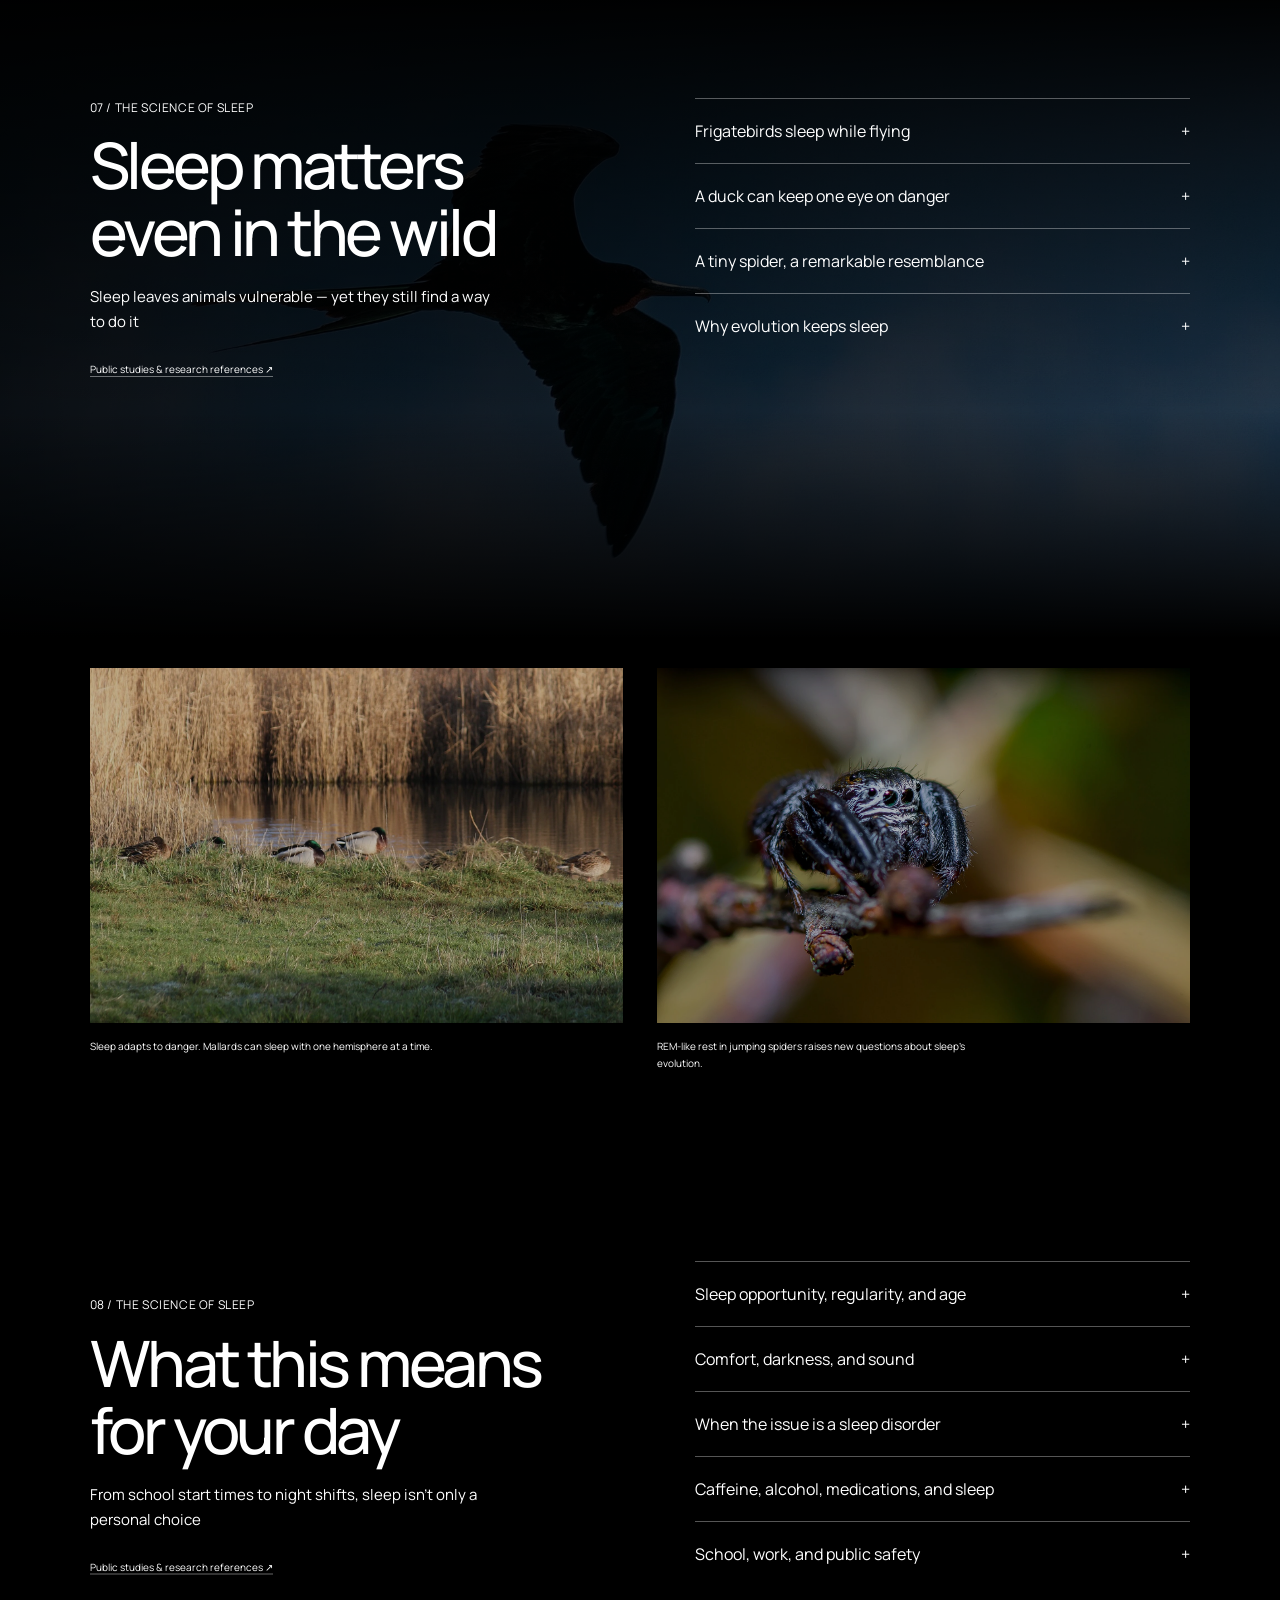
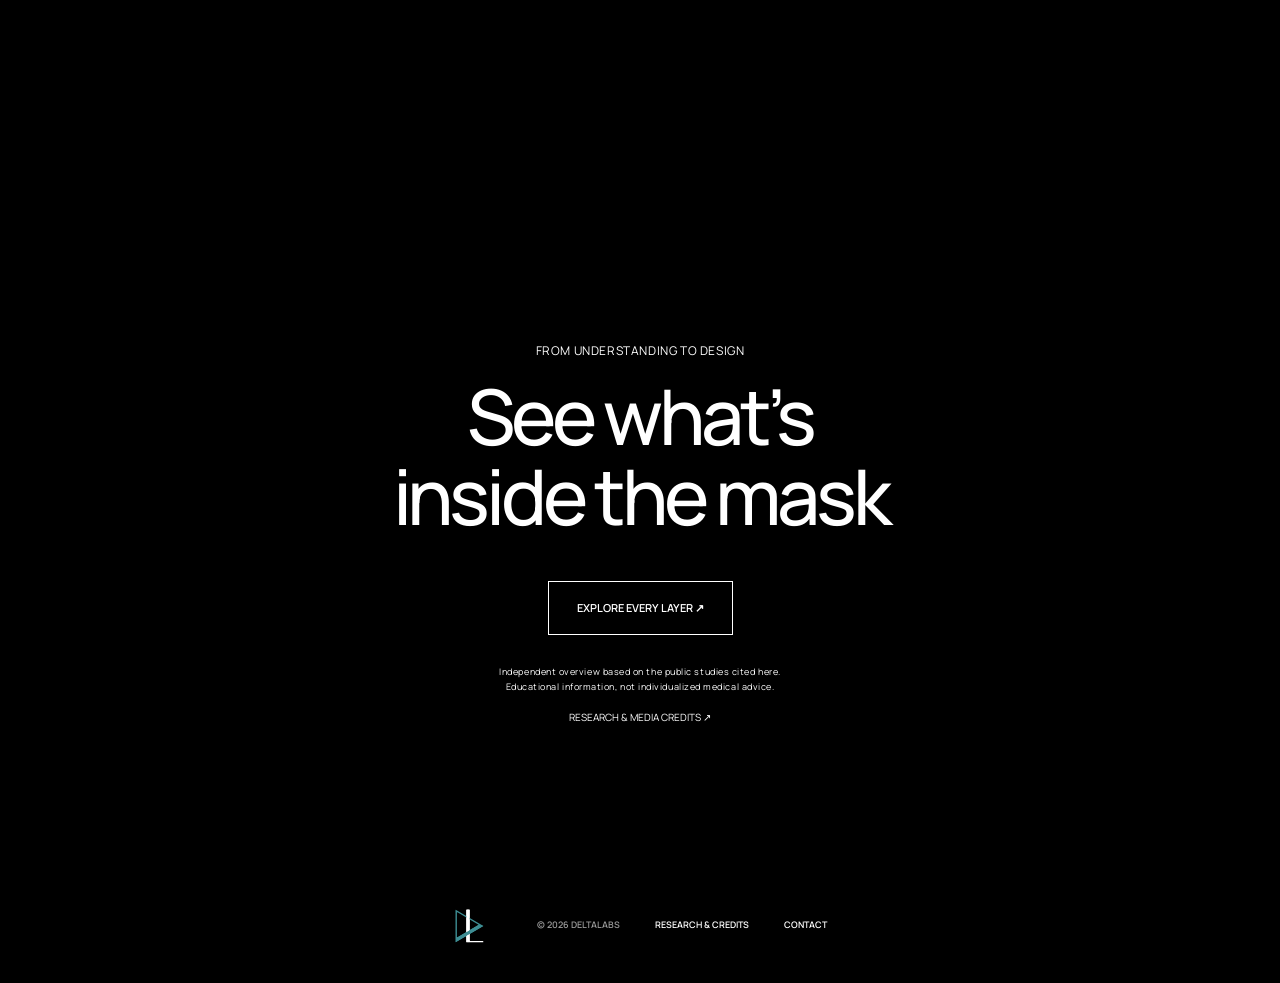
<file: sleep.html>
<!DOCTYPE html>

<html lang="en"><head><meta charset="utf-8"/><meta content="width=device-width,initial-scale=1" name="viewport"/><meta content="#000" name="theme-color"/><title>Why sleep matters — DeltaLabs</title><meta content="A new approach to sleep: sensing, sound, and sunrise in one integrated mask. Explore the design and the science of sleep." name="description"/><link href="assets/mark.svg?v=8" rel="icon"/><link href="styles.css?v=4" rel="stylesheet"/><link href="v4.css?v=4" rel="stylesheet"/><script defer="" src="config.js"></script><script defer="" src="app.js?v=8"></script><link href="v5.css?v=8" rel="stylesheet"/><link href="v6.css?v=8" rel="stylesheet"/><link href="v8.css?v=8" rel="stylesheet"/></head><body class=""><a class="skip" href="#main">Skip to content</a><header class="header"><a aria-label="DeltaLabs home" class="brand" href="./"><img alt="" height="58" src="assets/mark.svg?v=8" width="58"/><span>DELTALABS</span></a><nav aria-label="Main navigation" id="navigation"><a href="features.html?v=8">Features</a><a href="sleep.html">Why sleep</a><a href="about.html">Team</a></nav><a class="nav-cta" data-campaign="" href="./#launch">Pre-order now</a><button aria-controls="navigation" aria-expanded="false" aria-label="Open navigation" class="menu-toggle"><span></span><span></span></button></header><main id="main"><section class="sleep-hero"><img alt="Sunrise filtering through mist and a green Norwegian forest" class="backdrop" src="assets/forest-dawn.webp"/><div data-reveal=""><p class="eyebrow">WHY SLEEP MATTERS</p><h1>Sleep affects<br/>everything</h1><p>Learning, memory, mood and health<br/>Why sleep matters — and what light has to do with it</p><a class="button" href="#body-clock">EXPLORE SLEEP ↓</a></div></section><nav aria-label="Sleep guide chapters" class="guide-nav"><a href="#body-clock">The clock</a><a href="#light-timing">Light</a><a href="#sleep-pressure">Sleep &amp; waking</a><a href="#jet-lag">Jet lag</a><a href="#seasonal-light">Health</a><a href="#wild">In the wild</a><a href="#daily-life">Daily life</a></nav><section class="sleep-chapter" id="body-clock"><img alt="" class="backdrop" loading="lazy" src="assets/forest-dawn.webp"/><div class="chapter-layout"><div class="chapter-lead" data-reveal=""><p class="eyebrow">01 / THE SCIENCE OF SLEEP</p><h2>Your body has<br/>its own clock</h2><p>Your body prepares for day and night, even without an alarm</p><p class="source-line"><a href="science.html">Public studies &amp; research references ↗</a></p></div><div><details class="research-details"><summary>What is your body clock?</summary><p>Circadian means “about a day.” A biological circadian rhythm continues without an external daily cue, has a period near 24 hours, and can synchronize—or entrain—to the environment. A rhythm that only follows meals, activity, or temperature is not by itself proof of an internal clock. These immediate influences can “mask” the underlying rhythm.</p></details><details class="research-details"><summary>How your body keeps time</summary><p>The suprachiasmatic nucleus (SCN), a small structure in the hypothalamus, coordinates daily timing. Individual SCN cells can oscillate, while communication between cells makes the network more precise. Molecular feedback loops build up and inhibit clock components, producing repeated cycles. Many other tissues, including the liver, have their own clocks. Neural, hormonal, behavioral, and feeding signals help keep these systems aligned.</p></details><details class="research-details"><summary>Why daylight matters every day</summary><p>The intrinsic human circadian period is close to, but usually not exactly, 24 hours. Without daily time cues, the clock can drift relative to the solar day. Retinal light is the strongest everyday synchronizer. Entrainment establishes a stable relationship between internal biological time and local day and night; it is different from forcing yourself to follow an alarm.</p></details><details class="research-details"><summary>How researchers separate the clock from your routine</summary><p>In a constant-routine study, researchers control light, posture, food intake, activity, and wakefulness to reveal circadian patterns. In forced desynchrony, participants follow a schedule outside the clock’s normal range of entrainment, allowing sleep/wake effects and circadian phase to be studied separately. A daily pattern in a normal schedule often contains both influences.</p></details><details class="research-details"><summary>Why some people are night owls</summary><p>Early and late chronotypes differ in the timing of their internal night. Genetics, intrinsic period, light exposure, age, and behavior all contribute. Adolescents commonly shift later, while older adults tend earlier. Clock time alone cannot tell you someone’s biological time. Melatonin timing under dim light and core-body-temperature rhythms are useful phase markers; melatonin is a signal of biological night, not an on/off switch for sleep.</p></details></div></div></section><section class="sleep-chapter" id="light-timing"><img alt="" class="backdrop" loading="lazy" src="assets/forest-dawn.webp"/><div class="chapter-layout"><div class="chapter-lead" data-reveal=""><p class="eyebrow">02 / THE SCIENCE OF SLEEP</p><h2>Light sets<br/>your body clock</h2><p>Light can move your sleep earlier or later — when you get it matters</p><p class="source-line"><a href="https://doi.org/10.1073/pnas.1418490112">Chang et al., PNAS (2015)</a> · <a href="science.html">Public studies &amp; research references ↗</a></p></div><div><details class="research-details"><summary>How light reaches your body clock</summary><p>Light reaches the circadian system through the retina. Melanopsin-containing intrinsically photosensitive retinal ganglion cells (ipRGCs), with input from rods and cones, connect light exposure to the SCN and other responses. Conscious vision and circadian photoreception are related but distinct: some people without conscious light perception retain a circadian response when the relevant retinal pathways remain functional. Shining light on skin is not an established substitute.</p></details><details class="research-details"><summary>Why the same light can move sleep earlier or later</summary><p>The effect depends on biological time. Light in the biological evening and early night generally delays the clock; light late in the biological night and morning generally advances it. The transition depends on internal phase, so “morning” on a wall clock can be misleading after travel or shift work. Poorly timed bright light may shift the clock in the opposite direction from the one intended.</p></details><details class="research-details"><summary>Which light matters</summary><p>Intensity, duration, spectrum, timing, pattern of exposure, and prior light history all matter. Short-wavelength light can be especially effective under some conditions, but the circadian response is not controlled by a single color. A dim screen and outdoor daylight are very different exposures. There is no universal consumer brightness setting that guarantees a particular phase shift.</p></details><details class="research-details"><summary>Feeling awake and changing your sleep schedule</summary><p>Light can acutely increase alertness and suppress melatonin during the biological night. A phase shift is a change in the timing of the clock across subsequent cycles. Feeling awake immediately does not show that the clock is aligned, and melatonin suppression alone does not establish a sleep benefit.</p></details><details class="research-details"><summary>Why natural daylight matters</summary><p>Outdoor light usually provides a much stronger daytime signal than ordinary indoor lighting. A contrast between brighter days and darker nights helps communicate time to the circadian system. Artificial light at night can extend the perceived day. Screen effects depend on timing, duration, brightness, viewing conditions, and the activity itself. In a controlled five-evening study, prolonged evening light-emitting e-reader use delayed circadian timing compared with print; this does not mean every brief screen exposure has the same effect.</p></details></div></div></section><section class="sleep-chapter" id="sleep-pressure"><img alt="" class="backdrop" loading="lazy" src="assets/fabric-poster.webp"/><div class="chapter-layout"><div class="chapter-lead" data-reveal=""><p class="eyebrow">03 / THE SCIENCE OF SLEEP</p><h2>Why you<br/>feel sleepy</h2><p>Sleepiness depends on how long you’ve been awake and what time your body thinks it is</p><p class="source-line"><a href="https://pubmed.ncbi.nlm.nih.gov/12683469/">Van Dongen et al., Sleep (2003)</a> · <a href="science.html">Public studies &amp; research references ↗</a></p></div><div><details class="research-details"><summary>Why staying awake makes you sleepy</summary><p>Homeostatic sleep pressure rises during wake and falls during sleep. Adenosine is one signal involved; caffeine blocks adenosine receptors rather than replacing sleep. The circadian system adds a separate daily pattern of sleep and wake propensity. Their interaction explains why sleepiness is not a simple hour-by-hour countdown.</p></details><details class="research-details"><summary>Why you can get a second wind</summary><p>Circadian wake promotion can counter substantial sleep pressure late in the biological day. This wake-maintenance zone helps consolidate wakefulness before the usual bedtime. Later, during the biological night, the circadian drive and accumulated sleep pressure can combine to produce a period of particular vulnerability. You can feel temporarily better while still carrying a sleep debt.</p></details><details class="research-details"><summary>Naps and waking up groggy</summary><p>A nap can improve alertness, but its timing and duration affect the result and the following night. Sleep inertia is the temporary impairment and grogginess after waking. Prior sleep loss, circadian phase, and the depth of sleep at awakening can influence it. No single sleep stage guarantees a refreshed awakening. DeltaLabs is developing stage-aware nap and wake windows; whether they reduce grogginess in this mask still needs testing.</p></details><details class="research-details"><summary>What happens in each sleep stage</summary><p>NREM sleep progresses through N1, N2, and slow-wave N3; REM combines distinctive brain activity, rapid eye movements, and reduced muscle tone. These stages recur rather than form one perfectly repeated 90-minute sequence. Slow-wave activity reflects homeostatic pressure, while REM also has strong circadian regulation. EEG records brain electrical activity and EOG eye movements; a wearable’s stage estimates must be validated against appropriate reference measurements.</p></details><details class="research-details"><summary>What wrist trackers miss</summary><p>In a one-night laboratory comparison with polysomnography, six wrist-worn devices correctly identified more than 90% of sleep epochs but only 29–52% of wake epochs. Their agreement on sleep stages ranged from fair to moderate. These results describe those six devices in that study; our mask’s accuracy still needs its own validation. <a href="https://pubmed.ncbi.nlm.nih.gov/40303381/">Schyvens et al., Sleep Advances (2025) ↗</a></p></details><details class="research-details"><summary>The frightening part: you may stop noticing the deficit</summary><p>In a laboratory study, restricting time in bed to four or six hours for 14 nights produced accumulating performance deficits. Subjective sleepiness did not track the full deterioration. Feeling adapted was not the same as performing normally. The study tested particular schedules and outcomes; it does not give an exact impairment score for every person.</p></details></div></div></section><section class="sleep-chapter" id="morning-light"><div class="chapter-layout"><div class="chapter-lead" data-reveal=""><p class="eyebrow">04 / THE SCIENCE OF SLEEP</p><h2>Why wake<br/>to light</h2><p>A gradual sunrise instead of a sudden alarm — timing and brightness both matter</p><p class="source-line"><a href="science.html">Public studies &amp; research references ↗</a></p></div><div><details class="research-details"><summary>Why wake to light?</summary><p>Dawn is a natural time cue. A gradual light transition can also provide a gentler sensory cue than an abrupt alarm. These are different goals: a pleasant wake experience is not proof of a clinically meaningful circadian shift. The mask’s diffuser and integrated audio are being developed around the morning experience, with effectiveness to be measured.</p></details><details class="research-details"><summary>What about waking less drowsy?</summary><p>Light has alerting effects in some experimental conditions, and dawn simulation has been studied as a wake intervention. Results depend on protocol and outcome. Light delivered inside a closed-eye mask cannot be assumed equivalent to an open-eye light box, outdoor daylight, or a particular published study. Exposure, comfort, eye safety, and actual wake outcomes need product-specific validation.</p></details><details class="research-details"><summary>A feature, connected to the wider day</summary><p>A wake light cannot make up for chronically insufficient sleep. A regular schedule, appropriately timed daytime light, and a sufficiently dark sleep environment all contribute. Use the light-timing chapter to understand the mechanism; an individualized phase-shifting plan depends on biological time and circumstances.</p></details></div></div></section><section class="sleep-chapter" id="jet-lag"><img alt="" class="backdrop" loading="lazy" src="assets/earth-dawn.webp"/><div class="chapter-layout"><div class="chapter-lead" data-reveal=""><p class="eyebrow">05 / THE SCIENCE OF SLEEP</p><h2>Why jet lag<br/>takes time</h2><p>Your body can still be on yesterday’s time zone after you land</p><p class="source-line"><a href="https://www.cdc.gov/yellow-book/hcp/travel-air-sea/jet-lag-disorder.html">CDC Yellow Book: Jet Lag Disorder</a> · <a href="science.html">Public studies &amp; research references ↗</a></p></div><div><details class="research-details"><summary>Why crossing time zones feels different</summary><p>After rapid travel, the local light/dark cycle, meals, and social schedule can disagree with your internal night. Sleep loss during travel adds a second problem. Different rhythms can readjust at different speeds. Eastward travel often requires an advance and westward travel a delay, but itinerary, number of zones, and individual timing change the problem.</p></details><details class="research-details"><summary>When to seek light — and when to avoid it</summary><p>Timed light exposure and light avoidance can help shift the clock. Exposure at the wrong biological time can work against adaptation. An earlier bedtime alone does not instantly reset the SCN. DeltaLabs plans educational app guidance; the mask has not been shown to prevent or eliminate jet lag.</p></details><details class="research-details"><summary>Shift work: repeated misalignment</summary><p>Night work asks for alertness when the clock favors sleep and daytime sleep when it favors waking. Light exposure on the commute, changing schedules, short sleep opportunities, and social obligations complicate adaptation. Circadian misalignment and insufficient sleep can coexist. Light or a wearable alone cannot solve unsafe work hours or scheduling policy.</p></details><details class="research-details"><summary>When your sleep schedule and daily life disagree</summary><p>A large mismatch between workday and free-day sleep timing can create recurring social jet lag. This is different from non-24-hour sleep–wake disorder, in which timing drifts across days because the clock is not stably entrained. Non-24 is especially relevant to some totally blind people without functional circadian light input; it is a clinical condition, not a lifestyle label.</p></details></div></div></section><section class="sleep-chapter" id="seasonal-light"><img alt="" class="backdrop" loading="lazy" src="assets/forest-dawn.webp"/><div class="chapter-layout"><div class="chapter-lead" data-reveal=""><p class="eyebrow">06 / THE SCIENCE OF SLEEP</p><h2>More than<br/>feeling tired</h2><p>Sleep affects learning, memory, mood, immune function and long-term health</p><p class="source-line"><a href="https://www.nimh.nih.gov/health/publications/seasonal-affective-disorder">NIMH: Seasonal Affective Disorder</a> · <a href="science.html">Public studies &amp; research references ↗</a></p></div><div><details class="research-details"><summary>Seasonal light and SAD</summary><p>Seasonal affective disorder is a form of depression with a recurring seasonal pattern. Clinically studied bright-light therapy is one treatment option, with specific exposure protocols and considerations that a clinician can assess. DeltaLabs is exploring a personal wake light; it is not established as SAD treatment or a replacement for a therapeutic light box. Light timing, intensity at the eye, duration, and eyelid transmission matter.</p></details><details class="research-details"><summary>Metabolism, immunity, and cardiovascular health</summary><p>Sleep and circadian regulation influence glucose handling, appetite signals, inflammatory activity, and cardiovascular physiology. Controlled experiments can isolate effects of restricted sleep or circadian misalignment; population studies identify longer-term associations. These evidence types answer different questions. An association between shift work and disease does not show that a consumer device prevents that disease.</p></details><details class="research-details"><summary>Memory, learning, and the active sleeping brain</summary><p>Sleep supports learning and memory processing; different tasks and stages are associated with different mechanisms. Research on targeted memory reactivation tests whether cues paired with learning can influence later memory during sleep. It does not show that arbitrary audio can teach new complex material overnight. The mask’s integrated audio is a delivery feature, not a demonstrated memory enhancement.</p></details><details class="research-details"><summary>Mental health and sleep influence each other</summary><p>Sleep problems can affect mood and mental health, and mental-health conditions can disrupt sleep. The relationship is bidirectional and varies by condition. Persistent low mood, excessive sleepiness, or ongoing insomnia deserves appropriate care. A sleep score is not a diagnosis.</p></details></div></div></section><section class="sleep-chapter" id="wild"><img alt="" class="backdrop" loading="lazy" src="assets/frigatebird.webp"/><div class="chapter-layout"><div class="chapter-lead" data-reveal=""><p class="eyebrow">07 / THE SCIENCE OF SLEEP</p><h2>Sleep matters<br/>even in the wild</h2><p>Sleep leaves animals vulnerable — yet they still find a way to do it</p><p class="source-line"><a href="science.html">Public studies &amp; research references ↗</a></p></div><div><details class="research-details"><summary>Frigatebirds sleep while flying</summary><p>EEG recordings in great frigatebirds documented sleep during long ocean flights, including one-hemisphere and both-hemisphere sleep. Birds slept only about 42 minutes per day in flight on average in that study, much less than on land. This remarkable adaptation is not evidence that people can safely train themselves to need almost no sleep. <a href="https://doi.org/10.1038/ncomms12468">Rattenborg et al. (2016) ↗</a></p></details><details class="research-details"><summary>A duck can keep one eye on danger</summary><p>Mallards at the exposed edge of a group increased unihemispheric slow-wave sleep and directed the open eye outward. The finding links sleep organization to predation risk. “Half a brain asleep” is useful shorthand, but the physiology is more specific than an animal simply being half awake all night. <a href="https://www.nature.com/articles/17037">Rattenborg et al. (1999) ↗</a></p></details><details class="research-details"><summary>A tiny spider, a remarkable resemblance</summary><p>Young jumping spiders, Evarcha arcuata, showed periodic retinal movements and limb twitching during nighttime rest—features consistent with a REM-like state. This is evidence of an intriguing behavioral resemblance, not proof that spiders dream or that their brain state is identical to human REM. <a href="https://pubmed.ncbi.nlm.nih.gov/35939710/">Rößler et al. (2022) ↗</a></p></details><details class="research-details"><summary>Why evolution keeps sleep</summary><p>Sleep appears in widely different forms across animals, despite the cost of reduced responsiveness. Comparative research connects it to neural maintenance, plasticity, energy use, and ecological demands. No one simple explanation accounts for every species or every stage. The diversity is part of what makes sleep important to study.</p></details></div></div></section><section class="wild-gallery"><figure><img alt="Mallards resting together" loading="lazy" src="assets/mallard.webp"/><figcaption>Sleep adapts to danger. Mallards can sleep with one hemisphere at a time.</figcaption></figure><figure><img alt="A small jumping spider" loading="lazy" src="assets/spider.webp"/><figcaption>REM-like rest in jumping spiders raises new questions about sleep’s evolution.</figcaption></figure></section><section class="sleep-chapter" id="daily-life"><div class="chapter-layout"><div class="chapter-lead" data-reveal=""><p class="eyebrow">08 / THE SCIENCE OF SLEEP</p><h2>What this means<br/>for your day</h2><p>From school start times to night shifts, sleep isn’t only a personal choice</p><p class="source-line"><a href="science.html">Public studies &amp; research references ↗</a></p></div><div><details class="research-details"><summary>Sleep opportunity, regularity, and age</summary><p>Sleep need varies across development and among individuals. Duration is only one dimension: timing, regularity, continuity, and daytime functioning also matter. Children, adolescents, adults, and older adults have different typical patterns. Schedule pressure can shorten sleep even when someone has the biological capacity to sleep longer. A mask cannot create the missing hours.</p></details><details class="research-details"><summary>Comfort, darkness, and sound</summary><p>A comfortable fit and a sleep environment suited to the person can reduce avoidable disruption. Blocking unwanted light and managing noise are practical goals; they do not cure an internal clock disorder. DeltaLabs combines a flexible fit, removable washable cushion, integrated speakers, and a wake-light diffuser so these parts can work together.</p></details><details class="research-details"><summary>When the issue is a sleep disorder</summary><p>Insomnia, obstructive sleep apnea, restless legs syndrome, narcolepsy, and circadian rhythm sleep–wake disorders have different causes and treatments. Chronic insomnia is commonly treated with cognitive behavioral therapy for insomnia (CBT-I); apnea requires appropriate evaluation and management. Sleep trackers can offer patterns, but cannot replace a clinical history or diagnostic testing. Persistent symptoms should not be dismissed because a wearable reports a good night.</p></details><details class="research-details"><summary>Caffeine, alcohol, medications, and sleep</summary><p>Caffeine can reduce perceived sleepiness while impairing later sleep, depending on dose, timing, and sensitivity. Alcohol’s initial sedating effect does not make it a reliable way to obtain restorative sleep. Medications have distinct indications, benefits, and risks; altering them belongs in a clinical conversation. These tools act on different mechanisms, not an interchangeable sleep switch.</p></details><details class="research-details"><summary>School, work, and public safety</summary><p>Later adolescent circadian timing matters when evaluating early school starts. Long shifts and overnight work matter for driving, medical errors, and industrial safety. Policies that allow adequate sleep can be as important as individual behavior. Public messaging should distinguish a person’s feeling of alertness from objective performance and avoid treating sleep loss as a badge of commitment.</p></details></div></div></section><section class="launch-minimal"><p class="eyebrow">FROM UNDERSTANDING TO DESIGN</p><h2>See what’s<br/>inside the mask</h2><a class="button" href="features.html?v=8">EXPLORE EVERY LAYER ↗</a><p class="caption">Independent overview based on the public studies cited here.<br/> Educational information, not individualized medical advice.</p><a class="source-line" href="science.html">RESEARCH &amp; MEDIA CREDITS ↗</a></section></main><footer><a aria-label="DeltaLabs home" class="footer-brand" href="./"><img alt="" height="44" src="assets/mark.svg?v=8" width="39"/></a><span>© <span data-year="">2026</span> DELTALABS</span><a href="science.html">RESEARCH &amp; CREDITS</a><button data-contact-open="">CONTACT</button><div aria-label="DeltaLabs social accounts" class="socials"></div></footer><dialog aria-labelledby="preorder-title" id="preorder-dialog"><button aria-label="Close" class="dialog-close" data-close="">×</button><h2 id="preorder-title">Pre-orders opening soon</h2><p>The mask is still in development<br/>We’ll link pre-orders here when they open</p><a data-contact="" hidden=""></a><div class="socials"></div></dialog><dialog aria-labelledby="contact-title" id="contact-dialog"><button aria-label="Close contact" class="dialog-close" data-close="">×</button><h2 id="contact-title">Get in touch</h2><p>We’d love to hear from you</p><a data-contact="" hidden=""></a><div class="socials"></div></dialog></body></html>
</file>
<file: styles.css>
@import url('https://fonts.googleapis.com/css2?family=Archivo:wght@400;500;600;700&display=swap');
:root{color-scheme:dark;--font:'Archivo',Arial,Helvetica,sans-serif}*{box-sizing:border-box}html{scroll-behavior:smooth}body{margin:0;background:#000;color:#fff;font:15px/1.65 var(--font);overflow-x:hidden}a{color:inherit;text-decoration:none}button{font:inherit;color:inherit;border:0;background:none;cursor:pointer}img,video{display:block;max-width:100%}a:focus-visible,button:focus-visible,summary:focus-visible{outline:1px solid #fff;outline-offset:7px}::selection{background:white;color:black}.sr-only{position:absolute;width:1px;height:1px;padding:0;margin:-1px;overflow:hidden;clip:rect(0,0,0,0);white-space:nowrap;border:0}.skip{position:fixed;z-index:100;top:-80px;left:20px;background:white;color:black;padding:15px}.skip:focus{top:10px}.header{position:absolute;z-index:20;top:0;left:0;width:100%;height:112px;display:flex;align-items:center;gap:65px;padding:0 5%;background:linear-gradient(#0008,transparent)}.brand{display:block;flex-shrink:0}.brand img{width:116px;height:65px;object-fit:contain}.header nav{display:flex;gap:32px}.header nav a,.nav-cta{font-size:11px;font-weight:600;letter-spacing:.3px;text-transform:uppercase;position:relative}.header nav a:after,.nav-cta:after{content:'';position:absolute;width:0;height:1px;bottom:-6px;left:0;background:white;transition:width .3s}.header nav a:hover:after,.nav-cta:hover:after{width:100%}.nav-cta{margin-left:auto}.menu-toggle{display:none}.hero{position:relative;width:100%;height:100svh;min-height:540px;background:#000;overflow:hidden}.hero>video{width:100%;height:100%;object-fit:cover;object-position:center}.scroll-cue{position:absolute;bottom:38px;left:calc(50% - 20px);width:40px;height:40px;display:grid;place-items:center}.scroll-cue span{width:15px;height:15px;border-right:2px solid #fff;border-bottom:2px solid #fff;transform:rotate(45deg);animation:chevron 2.5s ease-in-out infinite}.replay{position:absolute;bottom:42px;right:5%;font-size:9px;letter-spacing:1px;color:#ffffffa0;min-height:35px;padding:10px}.scene{position:relative;min-height:740px;height:100svh;max-height:1300px;isolation:isolate;overflow:hidden;background:#000}.scene-image{position:absolute;inset:0;width:100%;height:100%;object-fit:cover;object-position:center;z-index:-2}.scene:after{content:'';position:absolute;inset:0;background:linear-gradient(0deg,#000b,transparent 53%);z-index:-1;pointer-events:none}.scene-copy{position:absolute;left:6%;bottom:10%;max-width:420px}.scene-copy.right{left:auto;right:6%}.eyebrow{font-size:12px;font-weight:400;letter-spacing:.6px;margin:0 0 15px;text-transform:uppercase;color:#fff}h2{font:600 clamp(38px,4.2vw,66px)/1.04 var(--font);letter-spacing:-1.6px;margin:0 0 20px}h2 em{font-style:normal}.scene-copy>p:not(.eyebrow),.launch-copy>p:not(.eyebrow){font-size:14px;color:#ddd;line-height:1.7;margin:0 0 24px}.button{display:inline-flex;min-height:54px;min-width:185px;padding:16px 24px;align-items:center;justify-content:center;border:1px solid #fff;color:#fff;background:transparent;font-size:11px;font-weight:600;transition:background .25s,color .25s}.button:hover{background:#fff;color:#000}.button span{margin-left:25px}.science-teaser{position:relative;min-height:800px;height:100svh;max-height:1100px;padding:100px 6%;display:flex;align-items:center;overflow:hidden}.science-heading{position:relative;z-index:2;max-width:470px}.science-heading h2{font-size:clamp(45px,5.5vw,82px)}.science-heading>p:not(.eyebrow){font-size:15px;color:#ccc;line-height:1.9;margin:25px 0 30px}.bird-trace{position:absolute;left:35%;top:9%;width:75%;height:85%;opacity:.8}.bird-trace svg{width:100%;height:100%;fill:none;stroke:#fff;stroke-width:1}.bird-trace circle{stroke:#ffffff13}.bird-trace .flight-path{stroke:#ffffff40;stroke-dasharray:2 10}.bird-trace .bird{fill:#fff;stroke:none;transform-origin:50% 50%;animation:glide 10s ease-in-out infinite}.launch{position:relative;min-height:850px;height:100svh;max-height:1300px;overflow:hidden;background:#000}.launch>img{position:absolute;inset:0;width:100%;height:100%;object-fit:cover}.launch-copy{position:absolute;bottom:9%;width:100%;text-align:center;padding:0 6%}.launch-copy h2{margin:0 0 20px}.contact-line{display:flex;justify-content:center;align-items:center;gap:45px;flex-wrap:wrap;padding:65px 6% 25px;font-size:10px;font-weight:500}.contact-line p{color:#888}.contact-line button{font-size:10px;padding:0}.contact-line a:hover,.contact-line button:hover{color:#aaa}.product-note{text-align:center;max-width:920px;margin:15px auto 45px;padding:0 5%;font-size:9px;color:#888;line-height:1.8}footer{display:flex;justify-content:center;align-items:center;gap:35px;min-height:115px;padding:30px 6%;font-size:9px;font-weight:600}footer>span{color:#999}footer button{font-size:9px;font-weight:600;padding:0}.footer-brand{margin-right:10px}.footer-brand img{object-fit:contain}.socials{display:flex;gap:22px;flex-wrap:wrap;font-size:10px}.socials:empty{display:none}dialog{border:1px solid #ffffff35;background:#050505;color:#fff;padding:50px;width:min(650px,92vw);max-height:90svh;overflow-y:auto}dialog::backdrop{background:#000e;backdrop-filter:blur(8px)}dialog h2{font-size:36px;letter-spacing:-1px}dialog p{font-size:13px;color:#bbb}.dialog-close{position:absolute;top:12px;right:18px;font-size:30px;font-weight:400;padding:5px;line-height:1}.small-note{font-size:10px!important;color:#999!important;margin-top:30px}.film-heading{display:flex;justify-content:space-between;align-items:center;margin-bottom:25px}.film-heading h2{font-size:22px;margin:0}.film-heading button{font-size:32px;line-height:1}#film-dialog{width:min(1200px,94vw);padding:25px}#product-film{width:100%;height:auto}body.modal-open{overflow:hidden}dl{margin:35px 0 0}dl>div{padding:17px 0;border-top:1px solid #ffffff30;display:grid;grid-template-columns:135px 1fr;gap:20px}dt{font-size:10px;font-weight:600}dd{margin:0;font-size:12px;color:#bbb}a[hidden]{display:none!important}.inner-page .header{position:relative;background:none}.section{padding:80px 6%;max-width:1600px;margin:auto}.page-hero{padding-top:70px;padding-bottom:60px}.page-hero h1{font:600 clamp(54px,6.3vw,98px)/1.02 var(--font);letter-spacing:-3px;margin:25px 0 30px;text-transform:uppercase}.page-hero h1 em{font-style:normal}.page-hero>p{max-width:620px;color:#bbb;font-size:15px}.team-grid{display:grid;grid-template-columns:1fr 1fr;gap:80px;padding-top:30px}.team-card{border-top:1px solid #ffffff50;padding-top:30px}.team-card h2{font-size:35px;line-height:1.1;letter-spacing:-1px;margin:20px 0 25px}.team-card .role{font-size:10px;color:#aaa;letter-spacing:.5px}.team-card p{font-size:14px;color:#bbb;line-height:1.9}.editorial{max-width:1050px;padding-top:20px}.editorial h2{font-size:36px;letter-spacing:-1px;line-height:1.15;margin:55px 0 25px}.editorial h3{font-size:21px;font-weight:500;line-height:1.4;margin:35px 0 15px}.editorial p,.editorial li{font-size:14px;color:#bbb;line-height:1.95}.editorial a:not(.button){text-decoration:underline;text-decoration-color:#ffffff60;text-underline-offset:4px;color:#fff}.course-note{font-size:11px!important;border-top:1px solid #ffffff30;padding-top:22px;color:#999!important}.chapter{border-top:1px solid #ffffff25;padding-top:35px;margin-top:55px;scroll-margin-top:40px}.chapter h2{margin-top:20px}.chapter .eyebrow{font-size:10px}.editorial li{margin-bottom:18px}.editorial ol{padding-left:20px}.science-nav{display:flex;flex-wrap:wrap;gap:25px;padding-top:0;padding-bottom:40px}.science-nav a{font-size:10px;text-transform:uppercase;border-bottom:1px solid #ffffff40;padding-bottom:5px}.contact.section{display:grid;grid-template-columns:1fr 1fr;gap:80px;border-top:1px solid #ffffff30}.contact h2{font-size:35px;margin:25px 0}.contact p{color:#aaa;font-size:13px}.contact-links{display:flex;flex-direction:column;align-items:flex-start;justify-content:center;gap:20px}.contact-links p{font-size:12px}.contact-links>a:not(.button){font-size:12px}.ready .scene-copy,.ready .science-heading,.ready .launch-copy{opacity:0;transform:translateY(25px);transition:transform .8s ease,opacity .8s ease}.ready .in-view .scene-copy,.ready .in-view .science-heading,.ready .in-view .launch-copy{opacity:1;transform:translateY(0)}
@keyframes chevron{0%,100%{transform:translateY(0) rotate(45deg);opacity:.5}50%{transform:translateY(8px) rotate(45deg);opacity:1}}@keyframes glide{50%{transform:translateY(-12px) rotate(2deg)}}
@media(max-width:900px){.header{gap:35px}.header nav{gap:24px}.scene{min-height:700px}.scene-copy,.scene-copy.right{max-width:340px;bottom:9%}.science-teaser{min-height:720px}.bird-trace{left:28%;width:90%;opacity:.4}h2{font-size:48px}.launch{min-height:740px}}
@media(max-width:600px){.header{height:90px;padding:0 6%;gap:20px}.brand img{width:88px;height:56px}.header nav{display:none;position:absolute;top:90px;left:0;right:0;background:#000;padding:25px 6% 35px;flex-direction:column;gap:25px;border-bottom:1px solid #ffffff20}.header nav.open{display:flex}.header nav a{font-size:12px}.nav-cta{font-size:9px;letter-spacing:0}.menu-toggle{display:flex;width:24px;height:30px;flex-direction:column;justify-content:center;gap:6px;padding:0}.menu-toggle span{display:block;width:22px;height:1px;background:#fff;transition:transform .2s}.menu-toggle[aria-expanded=true] span:first-child{transform:translateY(3.5px) rotate(45deg)}.menu-toggle[aria-expanded=true] span:last-child{transform:translateY(-3.5px) rotate(-45deg)}.hero{min-height:580px}.hero>video{object-fit:contain;transform:scale(1.08)}.scroll-cue{bottom:35px}.replay{bottom:37px;font-size:8px}.scene{height:95svh;min-height:680px;max-height:950px}.scene-image{object-fit:contain;object-position:center 28%;height:66%;top:0;transform:scale(1.6)}.scene-copy,.scene-copy.right{left:7%;right:7%;bottom:8%;max-width:360px}.scene:after{background:linear-gradient(0deg,#000 3%,#000c 27%,transparent 62%)}.eyebrow{font-size:10px;margin-bottom:16px}h2{font-size:40px;letter-spacing:-1px;line-height:1.06;margin-bottom:22px}.scene-copy>p:not(.eyebrow){font-size:13px;line-height:1.8;margin-bottom:25px}.button{font-size:10px;padding:15px 20px;min-height:50px;min-width:170px}.science-teaser{height:90svh;min-height:720px;padding:65px 7%;align-items:flex-end}.science-heading{max-width:340px}.science-heading h2{font-size:46px}.science-heading>p:not(.eyebrow){font-size:13px}.bird-trace{top:-12%;left:-3%;width:110%;height:65%;opacity:.7}.launch{min-height:740px;height:95svh}.launch>img{object-fit:contain;height:70%;transform:scale(1.4)}.launch-copy{bottom:8%;padding:0 7%;text-align:left}.launch-copy h2{font-size:37px}.launch-copy>p:not(.eyebrow){font-size:12px}.contact-line{padding:40px 7% 20px;gap:25px;justify-content:flex-start}.contact-line p{width:100%;margin:0;font-size:9px}.contact-line a,.contact-line button{font-size:9px}.product-note{text-align:left;padding:0 7%;font-size:8px;margin-bottom:25px}footer{justify-content:flex-start;flex-wrap:wrap;padding:25px 7%;gap:24px;font-size:8px}footer button{font-size:8px}.footer-brand{margin-right:0}.footer-brand img{width:30px;height:35px}.section{padding:55px 7%}.page-hero{padding-top:50px;padding-bottom:25px}.page-hero h1{font-size:48px;letter-spacing:-1.5px;line-height:1.05}.page-hero>p{font-size:13px}.team-grid{grid-template-columns:1fr;gap:45px;padding-top:30px}.team-card h2{font-size:32px}.team-card p{font-size:13px}.editorial{padding-top:20px}.editorial h2{font-size:29px;margin-top:40px}.editorial h3{font-size:20px}.editorial p,.editorial li{font-size:13px}.science-nav{gap:18px;padding-top:15px;padding-bottom:30px}.science-nav a{font-size:9px}.contact.section{grid-template-columns:1fr;gap:15px}dialog{padding:40px 25px}dialog h2{font-size:30px}dl>div{grid-template-columns:1fr;gap:10px}.chapter{margin-top:40px;padding-top:25px}.chapter h2{margin-top:15px}}
@media(prefers-reduced-motion:reduce){html{scroll-behavior:auto}*,*:before,*:after{animation:none!important;transition:none!important}.ready .scene-copy,.ready .science-heading,.ready .launch-copy{opacity:1;transform:none}}
</file>
<file: v4.css>
@import url('https://fonts.googleapis.com/css2?family=Manrope:wght@400;500;600;700&display=swap');
:root{--font:'Manrope',Arial,sans-serif}body{color:#fff}h1,h2{font-weight:500;letter-spacing:-.055em}p{color:#fff}.brand img{width:120px;height:70px}.opening{height:100svh;min-height:580px;position:relative;overflow:hidden}.opening video{width:100%;height:100%;object-fit:cover}.opening-bottom{position:absolute;bottom:35px;left:6%;right:6%;display:flex;justify-content:space-between;font-size:10px;letter-spacing:.08em}.opening-bottom button{font-size:9px}.statement{padding:140px 7%;max-width:1250px;margin:auto}.statement h2{font-size:clamp(58px,8vw,116px);line-height:1}.statement>p:not(.eyebrow){margin:30px 0;font-size:17px;line-height:1.8}.benefit{height:100svh;min-height:700px;position:relative;isolation:isolate;overflow:hidden}.backdrop{position:absolute;z-index:-3;inset:0;width:100%;height:100%;object-fit:cover;filter:brightness(.65)}.benefit:after,.sleep-hero:after{content:'';position:absolute;inset:0;z-index:-1;background:linear-gradient(90deg,#000c,transparent 85%),linear-gradient(0deg,#000,transparent 35%,transparent 85%,#000)}.benefit-copy{position:absolute;left:7%;bottom:12%;width:min(440px,86%)}.benefit-copy h2{font-size:clamp(50px,6vw,88px)}.benefit-copy>p:not(.eyebrow){max-width:330px;font-size:15px}.text-links{display:flex;flex-direction:column;align-items:flex-start;gap:12px;margin-top:30px;font-size:11px}.text-links a{border-bottom:1px solid #ffffff55;padding-bottom:4px}.caption{display:block;font-size:9px!important;letter-spacing:.06em;margin-top:30px!important}.eeg{position:absolute;right:-10%;top:22%;width:80%;opacity:.75;overflow:visible}.eeg path{fill:none;stroke:#fff;stroke-width:1;stroke-dasharray:1800;animation:signal 12s linear infinite}.sensing .backdrop{object-position:70% center;filter:brightness(.55)}.launch-minimal{text-align:center;padding:140px 7%}.launch-minimal h2{font-size:clamp(48px,6vw,84px)}.launch-minimal .button{margin-top:25px}.team-intro{padding:80px 7% 100px}.team-intro h1{font-size:clamp(54px,7vw,104px);line-height:1.03;margin:25px 0}.founders{padding:0 7%;max-width:1600px;margin:auto}.founder{display:grid;grid-template-columns:1fr 1fr;align-items:center;gap:9%;padding:45px 0 100px}.founder img{width:100%;height:auto;aspect-ratio:1;object-fit:cover;border-radius:3px}.founder h2{font-size:clamp(32px,4vw,55px)}.founder p{font-size:14px;line-height:1.9}.founder:nth-child(2) img{order:2}.sleep-hero{position:relative;isolation:isolate;height:90svh;min-height:650px;display:flex;align-items:flex-end;padding:100px 7%}.sleep-hero h1{font-size:clamp(65px,9vw,136px);line-height:.98;margin:20px 0 30px}.sleep-hero>div{max-width:660px}.sleep-hero p{max-width:390px}.guide-nav{padding:30px 7%;display:flex;gap:25px;flex-wrap:wrap;border-bottom:1px solid #ffffff20;font-size:10px;text-transform:uppercase}.sleep-chapter{position:relative;isolation:isolate;padding:110px 7%;scroll-margin-top:30px;overflow:hidden;min-height:650px}.sleep-chapter>.backdrop{opacity:.45;filter:brightness(.7)}.sleep-chapter:after{content:'';position:absolute;inset:0;z-index:-1;background:linear-gradient(0deg,#000,transparent 35%,#0009 75%,#000),linear-gradient(90deg,#000b,transparent)}.chapter-layout{display:grid;grid-template-columns:1fr 1fr;gap:10%;max-width:1450px;margin:auto}.chapter-lead{position:sticky;top:60px;align-self:start}.chapter-lead h2{font-size:clamp(43px,5vw,74px)}.chapter-lead>p{max-width:400px}.research-details{border-top:1px solid #ffffff55;padding:20px 0}.research-details summary{cursor:pointer;list-style:none;display:flex;justify-content:space-between;gap:20px;font-size:16px;line-height:1.5}.research-details summary::-webkit-details-marker{display:none}.research-details summary:after{content:'+'}.research-details[open] summary:after{content:'−'}.research-details p{font-size:13px;line-height:1.95;margin-top:20px}.research-details a,.source-line a{border-bottom:1px solid #ffffff66}.source-line{font-size:10px;line-height:1.9;margin-top:25px}.feature-shell{height:calc(100svh - 112px);min-height:690px;position:relative;overflow:hidden}.feature-heading{position:absolute;left:6%;top:20px;z-index:3;pointer-events:none}.feature-heading h1{font-size:clamp(35px,4vw,62px);line-height:1.05;margin:10px 0}.feature-heading p{font-size:10px}.model-stage{position:absolute;inset:0 28% 0 0;background:radial-gradient(ellipse at 45% 50%,#17191a 0,black 65%)}.model-stage canvas{width:100%;height:100%;display:block}.model-status{position:absolute;left:6%;bottom:20px;font-size:10px}.hotspots{position:absolute;inset:0;pointer-events:none}.hotspot{position:absolute;pointer-events:auto;width:32px;height:32px;border-radius:50%;border:1px solid #fff;background:#0008;transform:translate(-50%,-50%);font-size:17px;box-shadow:0 0 0 5px #ffffff15;transition:background .3s}.hotspot:after{content:attr(aria-label);position:absolute;left:40px;top:7px;white-space:nowrap;font-size:9px;letter-spacing:.04em}.hotspot[aria-pressed=true]{background:white;color:black}.feature-description{position:absolute;right:6%;top:20%;width:27%;max-width:380px}.feature-description h2{font-size:clamp(30px,3.2vw,49px);margin:20px 0}.feature-description p{font-size:13px;line-height:1.9}.part-selector{display:flex;flex-wrap:wrap;gap:8px;margin-top:30px}.part-selector button{padding:8px 11px;border:1px solid #ffffff40;border-radius:20px;font-size:10px}.part-selector button[aria-pressed=true]{background:white;color:black}.reset-model{margin-top:22px;font-size:10px;border-bottom:1px solid #ffffff55;padding:5px 0}.feature-note{font-size:9px!important;opacity:.7;margin-top:25px}.model-fallback{position:absolute;width:100%;height:100%;object-fit:contain;opacity:.5;pointer-events:none}.model-loaded .model-fallback{display:none}.reveal-ready [data-reveal]{opacity:0;transform:translateY(28px);transition:opacity 1s,transform 1s}.reveal-ready [data-reveal].revealed{opacity:1;transform:none}.motion-paused .eeg path{animation-play-state:paused}@keyframes signal{to{stroke-dashoffset:-3600}}
@media(max-width:850px){.chapter-layout{grid-template-columns:1fr;gap:35px}.chapter-lead{position:static}.feature-shell{height:auto;min-height:1050px}.model-stage{inset:0 0 auto;height:570px}.feature-description{top:580px;left:7%;right:7%;width:auto;max-width:none}.feature-heading{top:20px}.hotspot:after{display:none}.feature-heading h1{font-size:38px}.feature-description h2{font-size:38px}.founder{gap:6%}.founder p{font-size:12px}.feature-heading p{max-width:240px}}
@media(max-width:600px){.opening{min-height:580px}.opening video{object-fit:cover;object-position:50% 50%}.opening-bottom{font-size:8px}.opening-bottom button{font-size:8px}.statement{padding:95px 7%}.statement>p:not(.eyebrow){font-size:14px}.benefit{height:90svh;min-height:660px}.benefit-copy{bottom:10%}.benefit-copy h2{font-size:54px}.benefit-copy>p:not(.eyebrow){font-size:13px;max-width:290px}.benefit:after{background:linear-gradient(0deg,#000 0,#0009 35%,transparent 80%,#000)}.backdrop{object-position:60% center}.eeg{width:130%;top:18%;right:-35%}.launch-minimal{padding:95px 7%}.team-intro{padding:55px 7% 55px}.team-intro h1{font-size:55px}.team-intro>p{font-size:13px}.founder{grid-template-columns:1fr;gap:30px;padding:25px 0 65px}.founder:nth-child(2) img{order:0}.founder h2{font-size:35px}.founder p{font-size:13px}.sleep-hero{min-height:650px;padding-bottom:75px}.sleep-hero h1{font-size:69px}.sleep-hero p{font-size:14px}.sleep-chapter{padding:75px 7%}.guide-nav{gap:18px;font-size:9px}.chapter-lead h2{font-size:47px}.chapter-lead>p{font-size:14px}.research-details summary{font-size:14px}.research-details p{font-size:12px}.feature-shell{min-height:1050px}.model-stage{height:510px}.feature-description{top:520px}.feature-heading{left:7%}.feature-heading h1{font-size:34px}.model-status{bottom:8px}.feature-note{font-size:9px}.brand img{width:90px;height:60px}}
.wild-gallery{display:grid;grid-template-columns:1fr 1fr;gap:3%;padding:30px 7% 80px}.wild-gallery figure{margin:0}.wild-gallery img{width:100%;aspect-ratio:3/2;object-fit:cover;filter:brightness(.75)}.wild-gallery figcaption{font-size:10px;margin-top:15px;max-width:350px}@media(max-width:600px){.wild-gallery{grid-template-columns:1fr;gap:35px}}
.spin-toggle{display:block;font-size:10px;padding:7px 0;margin-top:10px}.model-stage canvas{touch-action:none;cursor:grab}.model-stage.dragging canvas{cursor:grabbing}.hotspots{z-index:2}.hotspot:after{opacity:0;transition:opacity .2s;background:#000b;padding:2px 5px;top:4px}.hotspot:hover:after,.hotspot:focus-visible:after,.hotspot[aria-pressed=true]:after{opacity:1;color:white}
@media(min-width:851px){.model-stage{right:34%}}
@media(max-width:600px){.opening video{transform:scale(.8)}}
@media(prefers-reduced-motion:reduce){.reveal-ready [data-reveal]{opacity:1;transform:none}.eeg path{animation:none}}
</file>
<file: v5.css>
.opening video{filter:brightness(.48)}.hero-words{position:absolute;bottom:12%;left:7%;right:7%;z-index:2;pointer-events:none}.hero-words h1{font-size:clamp(40px,5.6vw,78px);line-height:1.08;font-weight:500;letter-spacing:-.055em;max-width:920px;margin:12px 0 25px;text-shadow:0 3px 35px #000}.hero-words a{pointer-events:auto;font-size:10px;letter-spacing:.03em}.opening>.motion-toggle{position:absolute;right:6%;bottom:35px;border:1px solid #ffffff55;border-radius:50%;width:32px;height:32px;padding:0;font-size:13px}.statement{padding-top:110px;padding-bottom:110px}.statement h2{font-size:clamp(52px,7.4vw,104px)}.benefit .backdrop{mask-image:linear-gradient(0deg,transparent,#000 18%,#000 82%,transparent);filter:brightness(.6)}.benefit-copy{bottom:16%}.benefit-copy h2{font-size:clamp(46px,5.1vw,76px)}.benefit-copy>p:not(.eyebrow){font-size:14px;line-height:1.8;max-width:380px}.benefit:after{background:linear-gradient(90deg,#000b,transparent 75%)}.focus-right .benefit-copy{left:auto;right:7%}.focus-right:after{background:linear-gradient(-90deg,#000c,transparent 80%)}.focus-right .backdrop{object-position:40% center}.tracking .backdrop{opacity:.3}.tracking .benefit-copy{bottom:12%}.sleep-signals{position:absolute;width:66%;right:2%;top:10%;mask-image:linear-gradient(90deg,transparent,#000 8%,#000 93%,transparent)}.signal-row{display:flex;align-items:center;gap:18px;height:62px}.signal-row>span{flex:0 0 95px;font-size:8px;letter-spacing:.08em;text-align:right}.signal-row>div{overflow:hidden;flex:1;mask-image:linear-gradient(90deg,transparent,#000 8%,#000 90%,transparent)}.signal-row svg{width:200%;max-width:none;height:55px;display:block;animation:trace-slide 22s linear infinite}.signal-row polyline{fill:none;stroke:#fff;stroke-width:1;vector-effect:non-scaling-stroke;opacity:.8}.sleep-signals>p{text-align:right;font-size:8px;padding:15px 10%;opacity:.7}.motion-paused .signal-row svg{animation-play-state:paused}.founder .background-line{font-size:clamp(17px,1.8vw,25px);line-height:1.65;margin:25px 0}.founder p{max-width:520px}.team-intro h1{font-size:clamp(48px,6.5vw,92px)}
.explorer{max-width:1800px;margin:auto;padding:25px 5% 35px}.explorer-heading{padding:0 2%}.explorer-heading h1{font-size:clamp(38px,4vw,60px);line-height:1.1;margin:12px 0;font-weight:500}.explorer-view{display:grid;grid-template-columns:minmax(0,1fr) 300px;align-items:center;gap:4%;min-height:480px;height:56svh;max-height:680px}.explorer .model-stage{position:relative;inset:auto!important;width:100%;height:100%;min-height:390px;overflow:hidden;background:radial-gradient(ellipse,#16181a,transparent 67%);mask-image:linear-gradient(90deg,transparent,#000 5%,#000 95%,transparent)}.explorer .feature-description{position:relative;inset:auto;width:auto;max-width:none;align-self:center;padding:15px 0;z-index:2;min-height:270px}.explorer .feature-description h2{font-size:clamp(32px,3.2vw,48px);line-height:1.1;overflow-wrap:normal;margin:15px 0}.explorer .feature-description p{font-size:13px;line-height:1.8}.explorer #part-science{font-size:10px;border-bottom:1px solid #ffffff60;padding-bottom:6px;display:inline-block;margin-top:16px}.explorer .model-status{bottom:15px;left:6%;font-size:9px}.explorer-controls{display:flex;align-items:center;gap:25px;flex-wrap:wrap;justify-content:center;padding:15px 0 0}.explorer-controls .part-selector{margin:0;justify-content:center;gap:10px}.explorer-controls .part-selector button{padding:10px 17px;font-size:11px;background:#000}.explorer-controls .part-selector button[aria-pressed=true]{background:white}.model-controls{display:flex;align-items:center;gap:22px}.model-controls .reset-model{margin:0}.model-controls .spin-toggle{display:grid;place-items:center;font-size:13px;margin:0;padding:0;width:32px;height:32px;border:1px solid #ffffff50;border-radius:50%}.explorer-controls>p{font-size:8px;opacity:.75}.explorer>.feature-note{text-align:center;margin:18px 0 0;font-size:8px!important}.feature-description[aria-busy=true]{opacity:.65}.model-stage canvas{outline-offset:-5px}.model-stage.dragging{cursor:grabbing}.hotspots{display:none!important}
@keyframes trace-slide{to{transform:translateX(-50%)}}
@media(max-width:900px){.explorer-view{grid-template-columns:minmax(0,1fr) 260px;gap:3%}.explorer .feature-description h2{font-size:35px}.sleep-signals{width:88%;top:8%;right:0}.hero-words h1{font-size:54px}.hero-words{bottom:11%}.hero-words .eyebrow{font-size:9px}}
@media(max-width:650px){.hero-words h1{font-size:42px;max-width:390px;line-height:1.1}.hero-words{bottom:11%;left:7%}.hero-words a{font-size:9px}.opening video{transform:scale(.8);filter:brightness(.4)}.statement{padding:85px 7%}.statement h2{font-size:51px}.statement>p:not(.eyebrow){font-size:13px}.benefit-copy h2{font-size:48px}.benefit-copy,.focus-right .benefit-copy{left:7%;right:7%;bottom:12%;width:auto}.benefit-copy>p:not(.eyebrow){font-size:12px}.benefit:after,.focus-right:after{background:linear-gradient(0deg,#000 0,#0008 35%,transparent 80%)}.sleep-signals{top:7%;width:100%;right:0}.signal-row{height:45px;gap:8px}.signal-row>span{flex-basis:72px;font-size:6px}.signal-row svg{height:38px}.sleep-signals>p{font-size:6px;padding-right:8%}.tracking .benefit-copy{bottom:9%}.team-intro h1{font-size:46px}.explorer{padding:25px 6%}.explorer-view{display:flex;flex-direction:column;gap:0;height:auto;min-height:0;max-height:none}.explorer .model-stage{height:350px;min-height:350px}.explorer .feature-description{width:100%;min-height:210px;padding:5px 2% 15px}.explorer .feature-description h2{font-size:34px;max-width:100%;margin:12px 0}.explorer .feature-description p{font-size:12px;max-width:440px}.explorer .feature-description .eyebrow{font-size:8px}.explorer .model-status{font-size:7px;bottom:10px}.explorer-controls{gap:12px;padding-top:0}.explorer-controls .part-selector{gap:8px}.explorer-controls .part-selector button{padding:8px 13px;font-size:10px}.model-controls{gap:30px;margin-top:10px}.explorer-controls>p{font-size:7px;margin-left:10px}.explorer-heading h1{font-size:38px}.explorer>.feature-note{margin-top:12px}.founder .background-line{font-size:21px}}
.brand{display:flex;align-items:center;gap:14px}.brand img{width:48px;height:48px}.brand span{font-size:14px;font-weight:500;letter-spacing:.12em}.benefit .backdrop{mask-image:linear-gradient(0deg,transparent,#000 18%,#000 82%,transparent),linear-gradient(90deg,transparent,#000 12%,#000 88%,transparent);mask-composite:intersect}.focus-right video.backdrop{transform:translateX(-10%)}
@media(max-width:600px){.brand span{display:none}.brand img{width:47px;height:47px}.sleep-hero h1{font-size:clamp(44px,14vw,64px)}}
@media(prefers-reduced-motion:reduce){.signal-row svg{animation:none}}
</file>
<file: v6.css>
.motion-toggle,.spin-toggle{display:none!important}.tracking{display:grid;grid-template-columns:minmax(0,.85fr) minmax(0,1.25fr);gap:5%;padding:100px 7%;height:auto;min-height:100svh;align-items:center}.tracking .benefit-copy{position:relative;inset:auto;width:auto;order:1;max-width:470px}.tracking .benefit-copy h2{font-size:clamp(44px,4.7vw,68px)}.tracking .sleep-signals{position:relative;inset:auto;width:100%;min-width:0;order:2;mask-image:none;align-self:center}.tracking .backdrop{opacity:.15;mask-image:linear-gradient(0deg,transparent,#000 25%,#000 75%,transparent)}.tracking:after{background:linear-gradient(90deg,#0008,transparent 65%)}.signal-heading{padding:0 0 22px 14%;border-bottom:1px solid #ffffff20}.signal-heading>span{font-size:8px;letter-spacing:.08em}.signal-heading h3{font-size:clamp(20px,2vw,30px);line-height:1.3;margin:9px 0 0;font-weight:500;letter-spacing:-.03em}.signal-plot{height:420px;width:100%;position:relative;mask-image:linear-gradient(90deg,#000 0,#000 92%,transparent)}.signal-plot canvas{display:block;width:100%;height:100%}.signal-legend{display:flex;justify-content:flex-end;gap:17px;font-size:8px;align-items:center;margin-top:8px;flex-wrap:wrap}.signal-legend span{display:flex;gap:6px;align-items:center}.signal-legend span:before{content:'';width:7px;height:7px;border-radius:1px;background:var(--stage-color)}[data-stage=N1]{--stage-color:#9aabb4}[data-stage=N2]{--stage-color:#43858b}[data-stage=N3]{--stage-color:#65658f}[data-stage=REM]{--stage-color:#a77f66}[data-stage=Awake]{--stage-color:#c0a062}.sleep-signals>.signal-note{text-align:right;font-size:8px;line-height:1.8;margin:20px 0 0;padding:0;opacity:.65}.material-pair{display:grid;grid-template-columns:1fr 1fr;gap:3%;padding:70px 5% 100px;max-width:1800px;margin:auto}.material-pair article{min-width:0}.material-pair video,.material-pair img{width:100%;aspect-ratio:16/11;height:auto;object-fit:cover;mask-image:radial-gradient(ellipse,#000 50%,transparent 76%)}.material-pair article>div{padding:25px 5%}.material-pair h2{font-size:clamp(31px,3vw,47px);line-height:1.15;letter-spacing:-.04em;max-width:480px}.material-pair a{font-size:10px;border-bottom:1px solid #ffffff50;padding-bottom:7px}.material-pair .eyebrow{font-size:9px}.charging-scene{position:absolute;inset:0;width:100%;height:100%;object-fit:contain;opacity:0;pointer-events:none;transition:opacity .65s;mask-image:radial-gradient(ellipse,#000 50%,transparent 78%)}.model-stage canvas{transition:opacity .6s}.model-stage.show-charging .charging-scene{opacity:1}.model-stage.show-charging canvas,.model-stage.show-charging .model-fallback{opacity:0}.model-controls{min-height:32px}.model-stage[data-phase=assembling]~.feature-description{opacity:.6}.explorer .feature-description{transition:opacity .25s}.explorer-controls .part-selector button[data-pending=true]{border-color:#fff;box-shadow:0 0 0 2px #ffffff25}.opening video{filter:brightness(.7)}.signal-plot canvas:focus-visible{outline:1px solid white}.hero-words{max-width:900px}.hero-words h1{font-size:clamp(48px,6vw,85px)}
@media(max-width:1050px){.tracking{grid-template-columns:minmax(0,.8fr) minmax(0,1.2fr);gap:4%;padding-left:6%;padding-right:6%}.tracking .benefit-copy h2{font-size:50px}.signal-plot{height:400px}.signal-legend{gap:12px}.signal-heading{padding-left:15%}}
@media(max-width:800px){.tracking{grid-template-columns:1fr;gap:50px;padding:75px 7%;min-height:0}.tracking .sleep-signals{order:1}.tracking .benefit-copy{order:2;max-width:620px}.tracking .benefit-copy h2{font-size:54px;max-width:600px}.signal-plot{height:390px}.signal-heading{padding-left:17%}.signal-heading h3{font-size:26px}.material-pair{gap:1%;padding-left:3%;padding-right:3%}.material-pair h2{font-size:34px}}
@media(max-width:600px){.tracking{gap:45px;padding:65px 7% 80px}.tracking .benefit-copy h2{font-size:47px}.signal-heading{padding-left:18%;padding-bottom:16px}.signal-heading h3{font-size:22px}.signal-heading>span{font-size:7px}.signal-plot{height:370px}.signal-legend{font-size:7px;gap:12px;justify-content:center}.sleep-signals>.signal-note{text-align:center;font-size:7px}.material-pair{grid-template-columns:1fr;padding:35px 5% 65px;gap:45px}.material-pair h2{font-size:35px}.material-pair article>div{padding-top:15px}.hero-words h1{font-size:49px}.opening video{filter:brightness(.6)}}
.signal-heading{min-height:120px}.signal-heading h3:before{content:'';display:inline-block;height:.8em;width:3px;background:var(--stage-color,#43858b);margin-right:10px}.signal-note{max-width:100%!important}.material-pair{grid-template-columns:repeat(3,minmax(0,1fr));gap:2%}.material-pair h2{font-size:clamp(28px,2.7vw,40px)}.material-pair article:nth-child(2) video,.material-pair img{object-fit:contain}
@media(max-width:800px) and (min-width:601px){.material-pair{grid-template-columns:1fr 1fr}.material-pair article:last-child{grid-column:1/-1;max-width:600px;justify-self:center;width:100%}}
@media(max-width:600px){.signal-heading{min-height:100px}.material-pair{grid-template-columns:1fr}}
@media(prefers-reduced-motion:reduce){.model-stage canvas,.charging-scene{transition:none}}
.material-pair video{object-fit:contain}
</file>
<file: v8.css>
.app-page{background:#050809}.app-intro{padding:18vh 7vw 5rem;min-height:54vh;display:flex;flex-direction:column;justify-content:flex-end}.app-intro h1{font-size:clamp(3.6rem,9vw,9rem);line-height:.91;letter-spacing:-.075em;margin:.45rem 0 1.5rem}.app-intro>p:last-child{font-size:clamp(1.05rem,1.8vw,1.5rem);color:#d3d8d7;max-width:30rem}.app-showcase{padding:4rem max(5vw,1rem) 8rem;display:grid;grid-template-columns:minmax(220px,1fr) minmax(290px,390px);align-items:center;gap:clamp(2rem,8vw,10rem);max-width:1400px;margin:auto}.app-sidebar{align-self:center}.app-sidebar h2{font-size:clamp(2.6rem,5vw,5.5rem);line-height:1;letter-spacing:-.07em;margin:1rem 0}.app-sidebar>p:not(.eyebrow){font-size:1.15rem;line-height:1.5;max-width:30rem}.app-disclaimer{opacity:.56;font-size:.8rem!important;margin-top:3rem}.phone{height:min(750px,78vw * 2);min-height:670px;max-height:790px;border:9px solid #1b2325;border-radius:48px;box-shadow:0 0 0 2px #566063,0 18px 80px #000b,0 0 120px #b4d8bd1c;position:relative;background:#060e10;overflow:hidden;isolation:isolate}.phone-screen{height:100%;position:relative;background:#0b1717;overflow:hidden}.landscape{position:absolute;inset:0;background-image:var(--app-scene,url('assets/forest-dawn.webp'));background-position:center;background-size:cover;background-repeat:no-repeat;transform:scale(1.07);transition:filter 1.3s}.landscape:after{content:'';position:absolute;inset:0;background:linear-gradient(180deg,#07171d4d 0%,#0711120a 31%,#061012cf 75%,#040a0bee)}.phase-morning .landscape{filter:saturate(1.1) brightness(.97)}.phase-day .landscape{filter:saturate(1.15) brightness(1.32) hue-rotate(-9deg)}.phase-evening .landscape{filter:saturate(1.22) brightness(.83) sepia(.16) hue-rotate(-24deg)}.phase-night .landscape{filter:brightness(.24) saturate(.65) hue-rotate(22deg)}.phase-night .landscape:before{content:'✦  ·    ✦   ·  ✧  ·  ✦   ·   ✧';position:absolute;inset:2% 0 auto;z-index:1;color:#eef5ffb8;font-size:1.4rem;text-align:center;letter-spacing:1.5rem}.phone-screen[data-screen]:not([data-screen=home]) .landscape{filter:blur(14px) brightness(.32) saturate(.7);transform:scale(1.2)}.phone-content{position:relative;z-index:1;height:calc(100% - 77px);overflow:auto;scrollbar-width:none;padding:0 20px 20px}.phone-content::-webkit-scrollbar{display:none}.phone-top{height:55px;display:flex;align-items:center;justify-content:space-between;font-size:.8rem;font-weight:700}.icon-button{background:transparent;color:#fff;border:0;font-size:1.2rem;padding:6px;cursor:pointer}.battery-mask{display:flex;align-items:center;gap:4px;border:1px solid #ffffff8a;border-radius:15px 15px 11px 11px;padding:3px 7px;background:#060c0d66}.battery-mask span{font-size:1.2rem}.battery-mask small{font-size:.65rem}.app-panel{display:none;min-height:calc(100% - 55px)}.app-panel.active{display:flex;flex-direction:column}.greeting{display:flex;flex-direction:column;gap:3px;padding-top:15px}.greeting span{font-size:1.35rem;font-weight:700;letter-spacing:-.04em}.greeting small{color:#f2f4f1d0}.greeting b{color:#fff}.week-scores{display:flex;justify-content:space-between;gap:5px;margin-top:28px}.week-scores span{display:grid;place-items:center;gap:2px;width:17%;min-height:50px;border:1px solid #ffffff33;border-radius:16px;background:#0816174a}.week-scores small{font-size:.55rem}.week-scores b{font-size:.87rem}.week-scores span:last-child{background:#dbe5d538;color:#fff;border-color:#ffffff88}.sleep-score{display:flex;flex-direction:column;align-items:center;text-shadow:0 3px 18px #0008;margin-top:34px}.sleep-score small{font-size:.62rem;letter-spacing:.16em}.sleep-score strong{font-size:6rem;line-height:1;font-weight:500;letter-spacing:-.07em}.sleep-score span{font-size:.9rem}.scene-spacer{height:92px;flex:0 0 auto}.app-scroll h3{font-size:1.3rem;margin:.4rem 0 .8rem}.metric-grid{display:grid;grid-template-columns:1fr 1fr;gap:8px}.metric-grid button,.mini-card{background:#071214b8;color:white;border:1px solid #ffffff2c;backdrop-filter:blur(8px);border-radius:18px;text-align:left;padding:15px}.metric-grid button{display:flex;flex-direction:column;gap:5px;cursor:pointer}.metric-grid b{font-size:1.35rem}.metric-grid small,.mini-card small,.mini-card label{font-size:.62rem;letter-spacing:.06em;color:#e3eeece0}.mini-card{margin:8px 0}.mini-card p{margin:7px 0 0;font-size:.88rem;line-height:1.35}.mini-card h3{margin:7px 0 12px;font-size:1.18rem}.app-nav{position:absolute;bottom:0;z-index:3;left:0;right:0;height:74px;background:#071112e8;border-top:1px solid #ffffff26;display:flex;justify-content:space-around;align-items:center}.app-nav button{display:grid;place-items:center;gap:3px;background:none;border:0;color:#c4d0ce;font:inherit;cursor:pointer;min-width:20%;padding:4px}.app-nav button span{font-size:1.6rem;line-height:1}.app-nav button small{font-size:.59rem}.app-nav button.active{color:#fff}.app-nav button.active span{filter:drop-shadow(0 0 8px #e8fff5)}.panel-heading{padding:26px 0 22px}.panel-heading small{font-size:.67rem;letter-spacing:.13em}.panel-heading h2{font-size:2.25rem;letter-spacing:-.055em;line-height:1.02;margin:10px 0}.panel-heading p{font-size:.9rem}.mind-wave{display:flex;justify-content:center;align-items:center;gap:10px;min-height:150px;margin:4px 0 18px}.mind-wave span{display:block;width:12px;height:48px;background:#e2f1e5;border-radius:999px;animation:wave 2.7s ease-in-out infinite;box-shadow:0 0 22px #d5ffd780}.mind-wave span:nth-child(2){height:78px;animation-delay:-.9s}.mind-wave span:nth-child(3){animation-delay:-1.8s}@keyframes wave{50%{transform:scaleY(.38);opacity:.48}}.duration-picks{display:flex;gap:7px;margin:15px 0}.duration-picks button{flex:1;background:#ffffff17;color:white;border:1px solid #ffffff48;padding:10px 3px;border-radius:14px;cursor:pointer}.duration-picks .selected{background:#e6efe0;color:#17231d}.app-primary,.app-secondary{border-radius:15px;border:1px solid #e9f1eb;background:#eaf4eb;color:#101a16;padding:11px 18px;font:inherit;cursor:pointer}.app-secondary{background:#ffffff1d;color:#fff;border-color:#ffffff62;margin-top:10px}.chat-log{flex:1;max-height:300px;overflow:auto;display:flex;flex-direction:column;gap:10px}.chat-bubble{max-width:85%;border-radius:17px;padding:12px 14px;font-size:.85rem;line-height:1.38;margin:0;background:#ffffff20}.chat-bubble.user{background:#e5f1e5;color:#102014;align-self:flex-end}.chat-form{display:flex;background:#061013b8;border:1px solid #ffffff7c;border-radius:24px;padding:5px;margin-top:auto}.chat-form input{flex:1;min-width:0;border:0;background:transparent;color:#fff;padding:8px;font:inherit;outline:0}.chat-form button{border:0;border-radius:50%;width:34px;background:white;color:black;font-size:1.2rem;cursor:pointer}.app-note{font-size:.58rem;margin:10px 0;color:#d2dfda}.mask-status{position:relative;border-radius:20px;overflow:hidden;background:#020607}.mask-status img{width:100%;height:132px;object-fit:cover;filter:brightness(.8)}.mask-status span{position:absolute;bottom:8px;left:10px;background:#050c0db5;padding:5px 8px;border-radius:20px;font-size:.65rem}.clock-readout{text-align:center;padding:13px 0}.clock-readout small{display:block;letter-spacing:.15em;font-size:.62rem}.clock-readout button{background:transparent;color:#fff;border:0;font-size:3.6rem;letter-spacing:-.06em;cursor:pointer}.clock-readout button span{font-size:.88rem;letter-spacing:0}.mini-card select{display:block;width:100%;background:#102322;color:#fff;border:1px solid #ffffff40;border-radius:10px;padding:9px;margin-top:8px}.archetype{height:140px;display:grid;place-content:center;text-align:center;font-size:4rem;background:#ffffff14;border-radius:22px}.archetype span{font-size:.73rem}.trend-bars{height:105px;display:flex;align-items:end;gap:3px;margin-top:20px}.trend-bars i{flex:1;display:block;background:#d5e8dd;border-radius:4px 4px 0 0;opacity:.7}.app-footer-note{text-align:center;padding:8rem 1.5rem;max-width:720px;margin:auto}.app-footer-note h2{font-size:clamp(3rem,7vw,6rem);letter-spacing:-.07em;line-height:1}.app-footer-note p{line-height:1.6;margin:1.5rem auto 2rem;max-width:34rem}.feature-app-link{min-height:65vh;padding:7rem 7vw;display:flex;flex-direction:column;justify-content:center;background:linear-gradient(90deg,#030708 20%,#091918a8),url('assets/forest-dawn.webp') center/cover}.feature-app-link h2{font-size:clamp(3rem,7vw,7rem);letter-spacing:-.07em;line-height:1;margin:1rem 0 2rem}.feature-app-link p:not(.eyebrow){max-width:32rem}.feature-app-link a{align-self:flex-start}.feature-note{margin-top:2rem}.model-controls{display:none!important}.feature-description{transition:opacity .35s}.sleep-signals{transition:opacity .55s}.tracking .benefit-copy{z-index:3}.material-pair article:last-child{display:none}.material-pair{grid-template-columns:repeat(2,minmax(0,1fr))}.founder a{color:#fff;text-decoration:underline;text-underline-offset:4px}.research-sources{padding:2rem 7vw 5rem;font-size:.78rem;color:#cbd5d4}.research-sources a{color:white}.grain-outer{filter:contrast(1.08)}@media(max-width:800px){.app-showcase{grid-template-columns:1fr;gap:3rem}.app-sidebar{max-width:500px}.phone{width:min(390px,94vw);height:720px;min-height:0;max-height:none;margin:auto}.material-pair{grid-template-columns:1fr}}@media(max-width:400px){.phone{height:690px;width:calc(100vw - 30px)}.app-intro{padding-top:130px}.app-showcase{padding-inline:15px}}

.ad-section{padding:4rem 7vw;background:#020405}.ad-preview{max-width:1200px;margin:auto;border-top:1px solid #ffffff5c;border-bottom:1px solid #ffffff5c}.ad-preview summary{cursor:pointer;list-style:none;display:flex;justify-content:space-between;align-items:center;padding:2rem 0;font-size:clamp(1.5rem,3vw,3rem);letter-spacing:-.05em}.ad-preview summary::-webkit-details-marker{display:none}.ad-preview summary span{transition:transform .3s}.ad-preview[open] summary span{transform:rotate(90deg)}.ad-frame{padding:0 0 2rem}.ad-frame video{display:block;width:100%;height:auto;aspect-ratio:16/9;background:#000;border:1px solid #ffffff28}.ad-frame p{font-size:.75rem;color:#ffffffa9;margin-top:1rem}.model-proof{display:flex;flex-direction:column;gap:.2rem;border-top:1px solid #ffffff40;padding-top:1rem;font-size:.75rem}.model-proof strong{font-size:1.1rem}.model-proof a{color:white;text-decoration:underline;text-underline-offset:3px}

.model-lab{padding:8rem 7vw;background:#020304;color:#fff}.model-lab-head{max-width:920px;margin:0 auto 3.5rem}.model-lab-head h2{font-size:clamp(3rem,7vw,8rem);line-height:.9;letter-spacing:-.07em;margin:.6rem 0 1.2rem}.model-lab-head>p:last-child{max-width:470px;color:#d6d9d9;line-height:1.5}.model-lab-grid{display:grid;grid-template-columns:1fr 1fr;gap:2rem;max-width:1320px;margin:auto;align-items:stretch}.chip-film{min-height:460px;position:relative;overflow:hidden;background:#060708}.chip-film video{width:100%;height:100%;object-fit:cover;display:block}.chip-film:after{content:"";position:absolute;inset:0;pointer-events:none;background:linear-gradient(180deg,transparent 60%,#0009)}.chip-caption{position:absolute;bottom:1.4rem;left:1.4rem;z-index:1;font-size:.7rem;letter-spacing:.14em}.network-card{border:1px solid #ffffff30;background:radial-gradient(circle at 55% 40%,#18202a 0,#080b0e 55%,#040506 100%);padding:2rem;display:flex;flex-direction:column;justify-content:center;overflow:hidden}.network-flow{display:flex;align-items:center;justify-content:space-between;gap:.3rem}.network-layer{text-align:center;min-width:4.4rem}.network-label,.network-layer small{display:block;font-size:.65rem;letter-spacing:.08em}.network-layer small{color:#c2c6c9;margin-top:.8rem}.network-nodes{height:140px;display:flex;flex-direction:column;justify-content:space-evenly;align-items:center}.network-nodes i{display:block;width:.62rem;height:.62rem;border:1px solid #f3f7fa;border-radius:50%;background:#fff4;box-shadow:0 0 10px #fff6;animation:neuron 3.7s ease-in-out infinite}.network-layer:nth-of-type(3) i{animation-delay:.6s}.network-layer:nth-of-type(5) i{animation-delay:1.2s}.network-layer:nth-of-type(7) i{animation-delay:1.8s}.network-nodes i:nth-child(2n){animation-delay:1.1s}.network-nodes i:nth-child(3n){animation-delay:2s}.network-link{height:1px;flex:1;background:linear-gradient(90deg,#ffffff29,#fff,#ffffff29);position:relative}.network-link:after{content:"";position:absolute;inset:-2px auto -2px 0;width:12px;background:#fff;filter:blur(5px);animation:signal-travel 3.7s linear infinite}.network-stages{display:flex;justify-content:space-between;font-size:.6rem;letter-spacing:.12em;color:#c9d2d7;border-top:1px solid #ffffff2d;padding-top:1rem;margin-top:1.5rem}.model-lab-number{border-top:1px solid #ffffff3f;margin-top:2rem;padding-top:1.5rem;display:flex;align-items:baseline;gap:.7rem}.model-lab-number strong{font-size:clamp(2.5rem,5vw,5rem);letter-spacing:-.07em;line-height:1}.model-lab-number span{font-size:.8rem}.network-card>a{color:#fff;font-size:.75rem;margin-top:1.5rem;text-underline-offset:4px}.model-lab>.feature-note{max-width:1320px;margin:1rem auto 0}@keyframes neuron{0%,100%{background:#fff2;box-shadow:0 0 5px #fff2}20%{background:#fff;box-shadow:0 0 17px #fff}}@keyframes signal-travel{from{left:0}to{left:100%}}@media(max-width:800px){.model-lab{padding:6rem 6vw}.model-lab-grid{grid-template-columns:1fr}.chip-film{min-height:300px}.network-card{min-height:390px;padding:1.2rem}.network-layer{min-width:3.4rem}.network-label,.network-layer small{font-size:.52rem}}@media(prefers-reduced-motion:reduce){.network-nodes i,.network-link:after{animation:none}}

#alarm-editor{display:block;margin:0 auto 12px;padding:8px 12px;border:1px solid #ffffff66;border-radius:12px;background:#092022;color:white;font:inherit}#alarm-editor[hidden]{display:none}

.feature-app-embedded{background:#050809;padding:8rem 0 6rem}.feature-app-head{max-width:1250px;margin:0 auto;padding:0 5vw}.feature-app-head h2{font-size:clamp(3rem,7vw,7rem);letter-spacing:-.07em;line-height:.95;margin:1rem 0}.feature-app-head>p:last-child{font-size:1.05rem;color:#d4dddd}.feature-app-embedded .app-showcase{padding-top:1rem;padding-bottom:1rem}.feature-app-embedded .app-sidebar{align-self:center}

.chip-film img{display:block;width:100%;height:100%;object-fit:cover}
</file>
<file: v9.css>
/* Home: quieter type and a shorter signal panel */
.statement{padding:8rem 7vw}.statement h2{font-size:clamp(3rem,7vw,7.5rem);line-height:.98}.tracking{min-height:0;padding-block:6rem}.tracking .signal-plot{height:270px}.tracking .sleep-signals{max-width:650px}.tracking .signal-heading{margin-bottom:0}.tracking .signal-heading h3{font-size:1.1rem}.tracking .signal-legend{margin-top:.4rem}.tracking .sleep-signals>.signal-note{font-size:.65rem;margin-top:1rem;opacity:.65}.material-pair{grid-template-columns:repeat(3,minmax(0,1fr));gap:2%;padding:5rem 5vw 7rem}.material-pair article:last-child{display:block}.material-pair h2{font-size:clamp(1.6rem,2.4vw,2.8rem)}
/* The five app screens are visual concepts; only the gallery buttons change screen. */
.app-gallery-controls{display:flex;align-items:center;gap:1.2rem;margin-top:2rem}.app-gallery-controls button{border:1px solid #ffffff65;border-radius:50%;height:42px;width:42px;background:#ffffff0d;color:white;font-size:1.25rem}.app-gallery-controls span{font-size:.7rem;letter-spacing:.15em}.app-disclaimer{margin-top:2rem!important}.landscape{background-image:var(--app-scene,url('assets/app-alpine-dawn.webp'));background-position:center;background-size:cover;background-repeat:no-repeat}.landscape:after{background:linear-gradient(180deg,#0008,#0003 30%,#00111255 67%,#06100de0)}.phase-morning .landscape,.phase-day .landscape,.phase-evening .landscape,.phase-night .landscape{filter:none}.phase-night .landscape:before{content:none}.phone-screen[data-screen]:not([data-screen=home]) .landscape{filter:blur(13px) brightness(.42);transform:scale(1.2)}.sleep-score-bar{width:80%;height:8px;background:#ffffff65;border-radius:99px;overflow:hidden;margin:1rem 0 .2rem}.sleep-score-bar i{display:block;width:86%;height:100%;background:#b6e4e6;border-radius:inherit;box-shadow:0 0 12px #c9fcff}.scene-spacer{height:120px}.battery-mask{border:0;border-radius:0;background:none;padding:0;gap:.2rem}.battery-mask svg{width:54px;height:27px;display:block}.battery-mask small{font-size:.67rem}.metric-grid .metric-static{display:flex;flex-direction:column;gap:5px;background:#071214b8;color:white;border:1px solid #ffffff2c;backdrop-filter:blur(8px);border-radius:18px;text-align:left;padding:15px}.metric-grid .metric-static b{font-size:1.35rem}.metric-grid .metric-static small{font-size:.62rem;letter-spacing:.06em;color:#e3eeece0}.duration-picks span{flex:1;background:#ffffff17;color:white;border:1px solid #ffffff48;padding:10px 3px;border-radius:14px;text-align:center}.duration-picks span.selected{background:#e6efe0;color:#17231d}.app-primary,.app-secondary{display:inline-flex;align-items:center;justify-content:center}.chat-form{align-items:center;justify-content:space-between;min-height:46px}.chat-form span{padding-left:10px;color:#c8d5d4;font-size:.8rem}.chat-form b{display:grid;place-items:center;border-radius:50%;height:32px;width:32px;background:white;color:black}.mask-status video{width:100%;height:160px;object-fit:cover}.clock-readout .alarm-face{font-size:3.6rem;letter-spacing:-.06em;line-height:1.15}.clock-readout .alarm-face span{font-size:.88rem;letter-spacing:0}.static-select{display:flex;justify-content:space-between;border:1px solid #ffffff40;border-radius:10px;background:#102322;padding:9px;margin-top:8px}.archetype{height:170px;font-size:3.7rem}.archetype span{font-size:.72rem;line-height:1.4}.trend-bars i{background:#d5e8dd;opacity:.76}.app-nav .nav-icon{font-size:1.65rem}.app-nav svg{width:26px;height:26px;display:block}.app-nav .delta-nav{width:30px;height:30px;fill:#60c6d6;filter:drop-shadow(0 0 5px #74d6e667)}.app-nav .clock-nav,.app-nav .trend-nav{fill:none;stroke:currentColor;stroke-width:2.3;stroke-linecap:round;stroke-linejoin:round}.app-nav button.active .delta-nav{fill:#80e5ef}.app-nav button.active svg{filter:drop-shadow(0 0 8px #e8fff5)}
/* A connected example of the actual prototype architecture */
.diagram-wrap{width:100%;padding:1rem 0 0}.network-diagram{display:block;width:100%;height:auto;max-height:330px;overflow:visible}.network-edge{fill:none;stroke:#c7e0e5;stroke-width:1;opacity:.23}.network-edge.emphasized{stroke:#bcefff;stroke-width:1.5;opacity:.66}.network-node{fill:#0d1b20;stroke:#e9f9fb;stroke-width:1.7}.network-node.highlighted{fill:#bfeaf0;filter:drop-shadow(0 0 5px #bfeaf0)}.network-title{fill:#fff;font-size:10px;font-weight:600;letter-spacing:1px}.network-small{fill:#f7ffff;font-size:10px}.network-detail{fill:#b9cbd0;font-size:10px}.diagram-note{font-size:.65rem;color:#b9cbd0;margin:.3rem 0 1rem;text-align:center}
@media(max-width:800px){.tracking{padding-block:4rem}.tracking .signal-plot{height:220px}.material-pair{grid-template-columns:1fr;gap:2rem}.material-pair h2{font-size:clamp(2rem,7vw,3rem)}.model-lab{padding-block:5rem}.network-card{min-height:0}.network-diagram{max-height:none}.app-gallery-controls{margin-top:1rem}}

.mask-status{background:transparent}.mask-status img{width:100%;height:160px;object-fit:contain;filter:none;background:transparent}

.model-stage.show-charging canvas{transition:none;opacity:0}.model-stage.show-charging .charging-scene{opacity:1}

.sensor-film{position:relative;min-height:65vh;background:#000;overflow:hidden;display:flex;align-items:flex-end;padding:6rem 6vw}.sensor-film video{position:absolute;inset:0;width:100%;height:100%;object-fit:cover;opacity:.72;mask-image:linear-gradient(90deg,#000 5%,#000 60%,transparent 98%)}.sensor-film:after{content:"";position:absolute;inset:0;background:linear-gradient(0deg,#000 0%,transparent 55%);pointer-events:none}.sensor-film>div{position:relative;z-index:1;max-width:38rem}.sensor-film h2{font-size:clamp(2.3rem,5vw,5rem);line-height:1.02;margin:0}.sensor-film p{font-size:clamp(.95rem,1.25vw,1.2rem);color:#e7e7e7;max-width:29rem}.sensor-film video::-webkit-media-controls{display:none}@media(max-width:800px){.sensor-film{min-height:55vh;padding:4rem 6vw}.sensor-film video{object-position:45% center;mask-image:linear-gradient(0deg,transparent,#000 25%)}}

.tracking-fact{max-width:29rem;margin:1.4rem 0 1.6rem;color:#fff;font-size:clamp(1rem,1.3vw,1.2rem);line-height:1.45}

/* Real-data signal panel (home) and network flow (features) */
.tracking .signal-plot{height:330px;mask-image:none}.tracking .signal-heading{min-height:0;padding-bottom:14px}.tracking .signal-heading>span{display:block;margin-top:10px;font-size:.58rem;letter-spacing:.08em;color:#ffffff99}.tracking .sleep-signals>.signal-note{line-height:1.7}
.signal-verdict{display:flex;align-items:stretch;gap:1.6rem;margin-top:.9rem;flex-wrap:wrap}.signal-verdict>div{display:grid;gap:.15rem;min-width:6.2rem}.signal-verdict small{font-size:.58rem;letter-spacing:.1em;color:#ffffffb0}.signal-verdict b{font-size:2rem;line-height:1;font-weight:500;letter-spacing:-.04em;color:#ffffff66}.signal-verdict i{font-style:normal;font-size:.58rem;letter-spacing:.08em;color:#ffffff99}.signal-verdict>strong{align-self:center;margin-left:auto;font-size:.8rem;font-weight:600;letter-spacing:.1em;padding:.55rem .9rem;border:1px solid transparent;border-radius:2px;min-width:6.4rem;text-align:center;color:transparent}.signal-verdict[data-result=match]>strong{color:#8fe0b0;border-color:#8fe0b0;background:#8fe0b014}.signal-verdict[data-result=miss]>strong{color:#f0b46a;border-color:#f0b46a;background:#f0b46a14}
.network-card{justify-content:flex-start;min-width:0}
.flow-head{display:flex;justify-content:space-between;align-items:flex-end;gap:1rem 1.5rem;flex-wrap:wrap}.flow-head h3{font-size:clamp(1.1rem,1.5vw,1.4rem);font-weight:500;letter-spacing:-.03em;line-height:1.15;margin:.4rem 0 0}.flow-result{display:flex;align-items:flex-end;gap:.7rem}.flow-result strong{font-size:clamp(2rem,3vw,2.6rem);font-weight:500;letter-spacing:-.05em;line-height:.85;transition:color .3s}.flow-result span{display:block;font-size:.75rem}.flow-result small{display:block;font-size:.62rem;color:#b9cbd0;margin-top:.15rem}.flow-result small[data-match=no]{color:#e3c07a}
.flow-canvas{position:relative;flex:1 1 auto;min-height:330px;margin-top:1.2rem}.flow-canvas canvas{position:absolute;inset:0;width:100%;height:100%;display:block}.network-card .diagram-note{margin:.8rem 0 0;text-align:left}
.flow-foot{display:flex;justify-content:space-between;align-items:baseline;gap:.6rem 1.5rem;flex-wrap:wrap;border-top:1px solid #ffffff3f;margin-top:1rem;padding-top:1rem}.flow-foot .model-lab-number{border:0;margin:0;padding:0}.flow-foot .model-lab-number strong{font-size:clamp(1.8rem,2.6vw,2.4rem)}.flow-foot>a{margin-top:0}
@media(max-width:800px){.tracking .signal-plot{height:320px}.flow-canvas{flex:none;height:360px}.signal-verdict{gap:1rem}.signal-verdict>strong{margin-left:0}}
</file>
